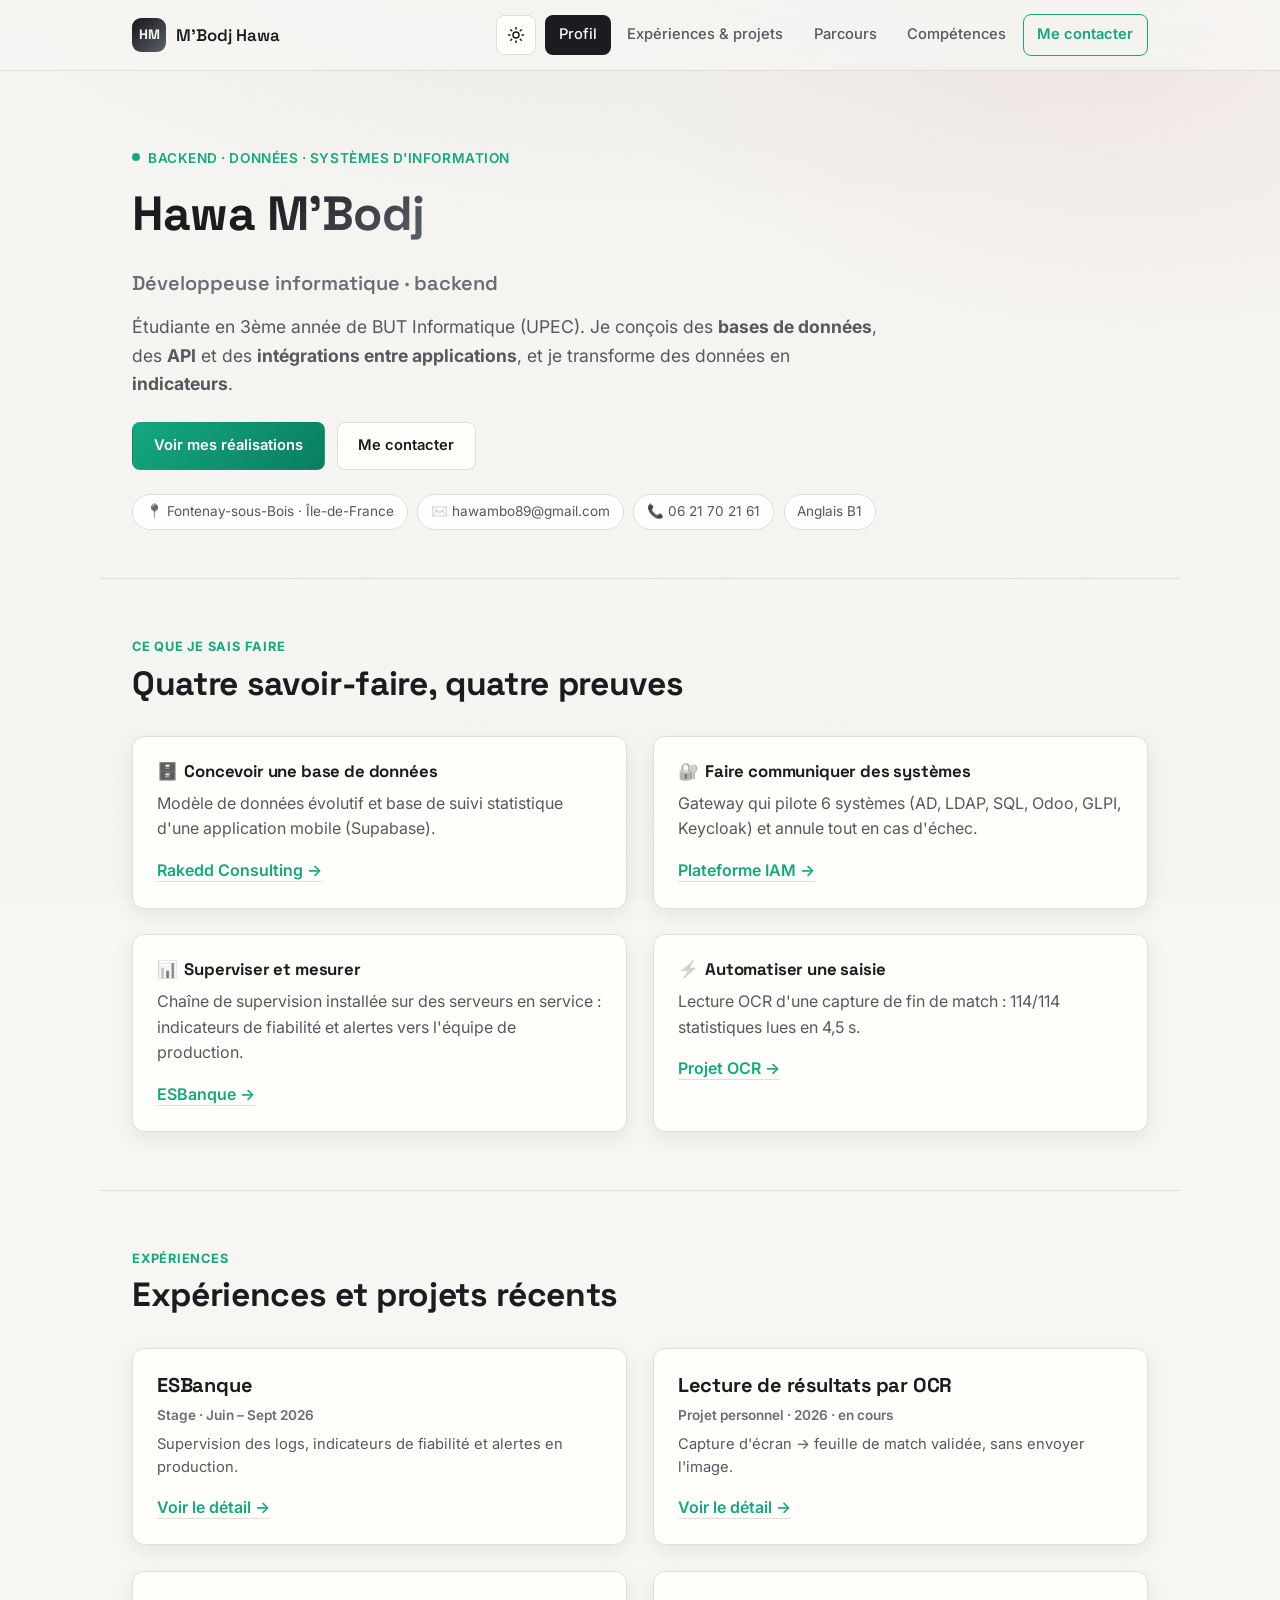
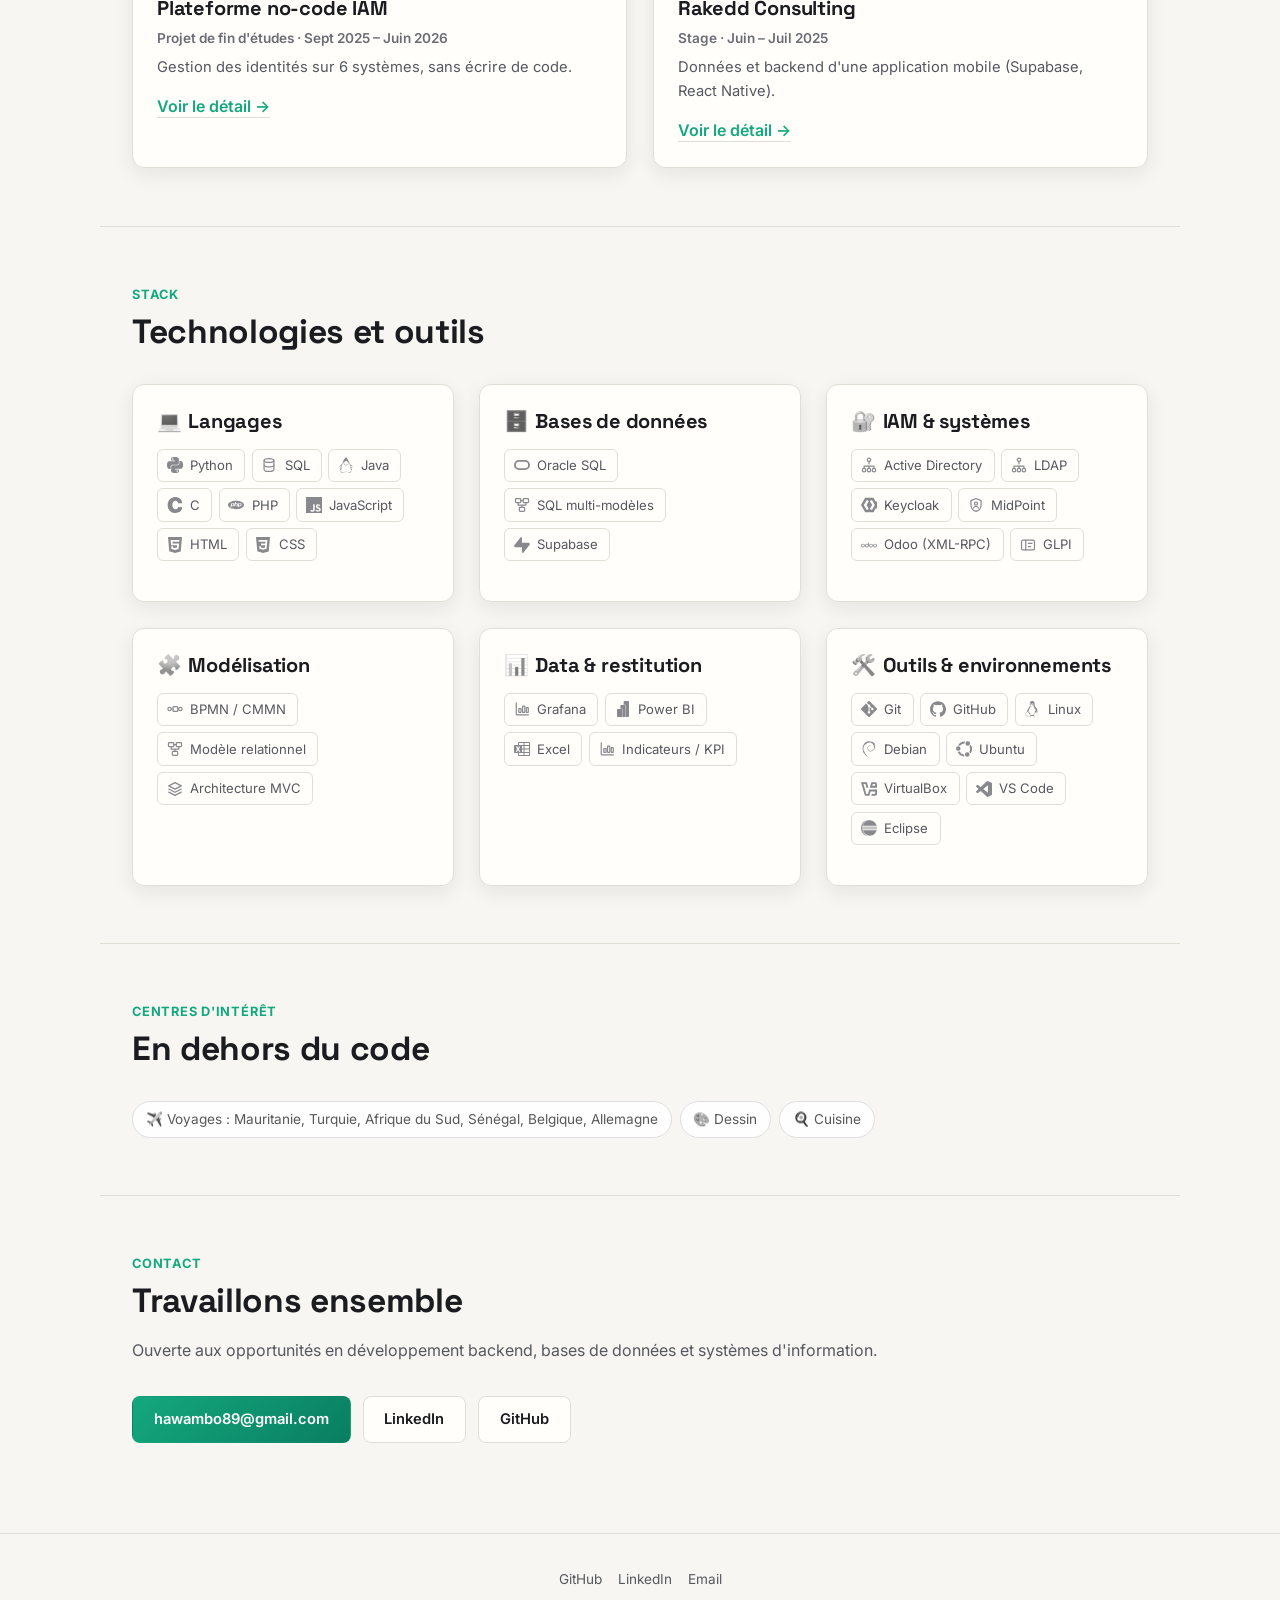
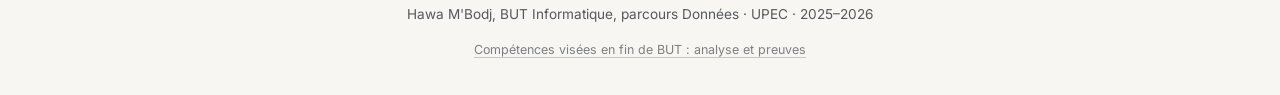
<file: index.html>
<!DOCTYPE html>
<html lang="fr">
<head>
<meta charset="UTF-8">
<meta name="viewport" content="width=device-width, initial-scale=1.0">
<script>
(function () {
  var saved = localStorage.getItem("theme");
  var theme = saved || (window.matchMedia && window.matchMedia("(prefers-color-scheme: light)").matches ? "light" : "dark");
  document.documentElement.setAttribute("data-theme", theme);
})();
</script>
<title>Hawa M'Bodj : Développeuse informatique</title>
<meta name="description" content="Hawa M'Bodj, étudiante en 3ème année de BUT Informatique. Développement backend, conception et exploitation de bases de données, intégration entre applications et restitution d'indicateurs.">
<link rel="preconnect" href="https://fonts.googleapis.com">
<link href="https://fonts.googleapis.com/css2?family=Inter:wght@400;500;600;700&family=Space+Grotesk:wght@500;600;700&display=swap" rel="stylesheet">
<link rel="stylesheet" href="css/style.css">
</head>
<body>

<header class="site-header">
  <div class="nav-wrap">
    <a href="index.html" class="logo">
      <span class="logo-mark">HM</span>
      M'Bodj Hawa
    </a>
    <div class="nav-actions">
      <button class="theme-toggle" type="button" aria-label="Activer le thème clair">
        <svg class="icon-moon" viewBox="0 0 24 24" fill="none" stroke="currentColor" stroke-width="2" stroke-linecap="round" stroke-linejoin="round"><path d="M21 12.79A9 9 0 1 1 11.21 3 7 7 0 0 0 21 12.79z"/></svg>
        <svg class="icon-sun" viewBox="0 0 24 24" fill="none" stroke="currentColor" stroke-width="2" stroke-linecap="round" stroke-linejoin="round"><circle cx="12" cy="12" r="4"/><path d="M12 2v2M12 20v2M4.93 4.93l1.41 1.41M17.66 17.66l1.41 1.41M2 12h2M20 12h2M6.34 17.66l-1.41 1.41M19.07 4.93l-1.41 1.41"/></svg>
      </button>
      <button class="nav-toggle" aria-label="Ouvrir le menu" aria-expanded="false">
        <svg viewBox="0 0 24 24" fill="none" stroke="currentColor" stroke-width="2" stroke-linecap="round"><line x1="3" y1="6" x2="21" y2="6"/><line x1="3" y1="12" x2="21" y2="12"/><line x1="3" y1="18" x2="21" y2="18"/></svg>
      </button>
    </div>
    <nav class="main-nav">
      <ul>
        <li><a href="index.html" class="active">Profil</a></li>
        <li><a href="projets.html">Expériences &amp; projets</a></li>
        <li><a href="parcours.html">Parcours</a></li>
        <li><a href="competences.html">Compétences</a></li>
        <li><a href="mailto:hawambo89@gmail.com" class="nav-cta">Me contacter</a></li>
      </ul>
    </nav>
  </div>
</header>

<main>
  <section class="hero container">
    <span class="eyebrow">Backend · Données · Systèmes d'information</span>
    <h1>Hawa <span class="gradient-text">M'Bodj</span></h1>
    <p class="role-line">Développeuse informatique · backend</p>
    <p class="lead">
      Étudiante en 3ème année de BUT Informatique (UPEC). Je conçois des <strong>bases de données</strong>,
      des <strong>API</strong> et des <strong>intégrations entre applications</strong>, et je transforme des données
      en <strong>indicateurs</strong>.
    </p>
    <div class="cta-row">
      <a href="projets.html" class="btn btn-primary">Voir mes réalisations</a>
      <a href="mailto:hawambo89@gmail.com" class="btn btn-ghost">Me contacter</a>
    </div>
    <div class="contact-chips">
      <span class="chip">📍 Fontenay-sous-Bois · Île-de-France</span>
      <span class="chip">✉️ hawambo89@gmail.com</span>
      <span class="chip">📞 06 21 70 21 61</span>
      <span class="chip">Anglais B1</span>
    </div>
  </section>

  <section class="block container">
    <div class="section-head">
      <span class="kicker">Ce que je sais faire</span>
      <h2>Quatre savoir-faire, quatre preuves</h2>
    </div>
    <div class="grid grid-2">
      <div class="card proof-card">
        <h3><span class="card-icon">🗄️</span>Concevoir une base de données</h3>
        <p>Modèle de données évolutif et base de suivi statistique d'une application mobile (Supabase).</p>
        <a href="projets.html#rakedd">Rakedd Consulting →</a>
      </div>
      <div class="card proof-card">
        <h3><span class="card-icon">🔐</span>Faire communiquer des systèmes</h3>
        <p>Gateway qui pilote 6 systèmes (AD, LDAP, SQL, Odoo, GLPI, Keycloak) et annule tout en cas d'échec.</p>
        <a href="projets.html#iam">Plateforme IAM →</a>
      </div>
      <div class="card proof-card">
        <h3><span class="card-icon">📊</span>Superviser et mesurer</h3>
        <p>Chaîne de supervision installée sur des serveurs en service : indicateurs de fiabilité et alertes vers l'équipe de production.</p>
        <a href="projets.html#esbanque">ESBanque →</a>
      </div>
      <div class="card proof-card">
        <h3><span class="card-icon">⚡</span>Automatiser une saisie</h3>
        <p>Lecture OCR d'une capture de fin de match : 114/114 statistiques lues en 4,5 s.</p>
        <a href="projets.html#ocr">Projet OCR →</a>
      </div>
    </div>
  </section>

  <section class="block container">
    <div class="section-head">
      <span class="kicker">Expériences</span>
      <h2>Expériences et projets récents</h2>
    </div>
    <div class="grid grid-2">
      <div class="card">
        <h3>ESBanque</h3>
        <p style="font-size:0.85rem; color:var(--accent-2); font-weight:600; margin-bottom:0.4rem;">Stage · Juin – Sept 2026</p>
        <p style="font-size:0.92rem;">Supervision des logs, indicateurs de fiabilité et alertes en production.</p>
        <a href="projets.html#esbanque">Voir le détail →</a>
      </div>
      <div class="card">
        <h3>Lecture de résultats par OCR</h3>
        <p style="font-size:0.85rem; color:var(--accent-2); font-weight:600; margin-bottom:0.4rem;">Projet personnel · 2026 · en cours</p>
        <p style="font-size:0.92rem;">Capture d'écran → feuille de match validée, sans envoyer l'image.</p>
        <a href="projets.html#ocr">Voir le détail →</a>
      </div>
      <div class="card">
        <h3>Plateforme no-code IAM</h3>
        <p style="font-size:0.85rem; color:var(--accent-2); font-weight:600; margin-bottom:0.4rem;">Projet de fin d'études · Sept 2025 – Juin 2026</p>
        <p style="font-size:0.92rem;">Gestion des identités sur 6 systèmes, sans écrire de code.</p>
        <a href="projets.html#iam">Voir le détail →</a>
      </div>
      <div class="card">
        <h3>Rakedd Consulting</h3>
        <p style="font-size:0.85rem; color:var(--accent-2); font-weight:600; margin-bottom:0.4rem;">Stage · Juin – Juil 2025</p>
        <p style="font-size:0.92rem;">Données et backend d'une application mobile (Supabase, React Native).</p>
        <a href="projets.html#rakedd">Voir le détail →</a>
      </div>
    </div>
  </section>

  <section class="block container">
    <div class="section-head">
      <span class="kicker">Stack</span>
      <h2>Technologies et outils</h2>
    </div>
    <div class="grid skills-grid">
      <div class="card skill-card">
        <h3><span class="card-icon">💻</span>Langages</h3>
        <ul>
          <li class="tech tech-python"><span class="tech-mark" aria-hidden="true"></span>Python</li>
          <li class="tech tech-sql"><span class="tech-mark" aria-hidden="true"></span>SQL</li>
          <li class="tech tech-java"><span class="tech-mark" aria-hidden="true"></span>Java</li>
          <li class="tech tech-c"><span class="tech-mark" aria-hidden="true"></span>C</li>
          <li class="tech tech-php"><span class="tech-mark" aria-hidden="true"></span>PHP</li>
          <li class="tech tech-js"><span class="tech-mark" aria-hidden="true"></span>JavaScript</li>
          <li class="tech tech-html"><span class="tech-mark" aria-hidden="true"></span>HTML</li>
          <li class="tech tech-css"><span class="tech-mark" aria-hidden="true"></span>CSS</li>
        </ul>
      </div>
      <div class="card skill-card">
        <h3><span class="card-icon">🗄️</span>Bases de données</h3>
        <ul>
          <li class="tech tech-oracle"><span class="tech-mark" aria-hidden="true"></span>Oracle SQL</li>
          <li class="tech tech-multimodel"><span class="tech-mark" aria-hidden="true"></span>SQL multi-modèles</li>
          <li class="tech tech-supabase"><span class="tech-mark" aria-hidden="true"></span>Supabase</li>
        </ul>
      </div>
      <div class="card skill-card">
        <h3><span class="card-icon">🔐</span>IAM &amp; systèmes</h3>
        <ul>
          <li class="tech tech-ad"><span class="tech-mark" aria-hidden="true"></span>Active Directory</li>
          <li class="tech tech-ldap"><span class="tech-mark" aria-hidden="true"></span>LDAP</li>
          <li class="tech tech-keycloak"><span class="tech-mark" aria-hidden="true"></span>Keycloak</li>
          <li class="tech tech-midpoint"><span class="tech-mark" aria-hidden="true"></span>MidPoint</li>
          <li class="tech tech-odoo"><span class="tech-mark" aria-hidden="true"></span>Odoo (XML-RPC)</li>
          <li class="tech tech-glpi"><span class="tech-mark" aria-hidden="true"></span>GLPI</li>
        </ul>
      </div>
      <div class="card skill-card">
        <h3><span class="card-icon">🧩</span>Modélisation</h3>
        <ul>
          <li class="tech tech-bpmn"><span class="tech-mark" aria-hidden="true"></span>BPMN / CMMN</li>
          <li class="tech tech-mcd"><span class="tech-mark" aria-hidden="true"></span>Modèle relationnel</li>
          <li class="tech tech-mvc"><span class="tech-mark" aria-hidden="true"></span>Architecture MVC</li>
        </ul>
      </div>
      <div class="card skill-card">
        <h3><span class="card-icon">📊</span>Data &amp; restitution</h3>
        <ul>
          <li class="tech tech-grafana"><span class="tech-mark" aria-hidden="true"></span>Grafana</li>
          <li class="tech tech-powerbi"><span class="tech-mark" aria-hidden="true"></span>Power BI</li>
          <li class="tech tech-excel"><span class="tech-mark" aria-hidden="true"></span>Excel</li>
          <li class="tech tech-kpi"><span class="tech-mark" aria-hidden="true"></span>Indicateurs / KPI</li>
        </ul>
      </div>
      <div class="card skill-card">
        <h3><span class="card-icon">🛠️</span>Outils &amp; environnements</h3>
        <ul>
          <li class="tech tech-git"><span class="tech-mark" aria-hidden="true"></span>Git</li>
          <li class="tech tech-github"><span class="tech-mark" aria-hidden="true"></span>GitHub</li>
          <li class="tech tech-linux"><span class="tech-mark" aria-hidden="true"></span>Linux</li>
          <li class="tech tech-debian"><span class="tech-mark" aria-hidden="true"></span>Debian</li>
          <li class="tech tech-ubuntu"><span class="tech-mark" aria-hidden="true"></span>Ubuntu</li>
          <li class="tech tech-virtualbox"><span class="tech-mark" aria-hidden="true"></span>VirtualBox</li>
          <li class="tech tech-vscode"><span class="tech-mark" aria-hidden="true"></span>VS Code</li>
          <li class="tech tech-eclipse"><span class="tech-mark" aria-hidden="true"></span>Eclipse</li>
        </ul>
      </div>
    </div>
  </section>

  <section class="block container">
    <div class="section-head">
      <span class="kicker">Centres d'intérêt</span>
      <h2>En dehors du code</h2>
    </div>
    <div class="badge-row">
      <span class="chip">✈️ Voyages : Mauritanie, Turquie, Afrique du Sud, Sénégal, Belgique, Allemagne</span>
      <span class="chip">🎨 Dessin</span>
      <span class="chip">🍳 Cuisine</span>
    </div>
  </section>

  <section class="block container">
    <div class="section-head">
      <span class="kicker">Contact</span>
      <h2>Travaillons ensemble</h2>
      <p>Ouverte aux opportunités en développement backend, bases de données et systèmes d'information.</p>
    </div>
    <div class="cta-row" style="display:flex; flex-wrap:wrap; gap:0.75rem;">
      <a href="mailto:hawambo89@gmail.com" class="btn btn-primary">hawambo89@gmail.com</a>
      <a href="https://www.linkedin.com/in/hawa-mbodj-503229300" target="_blank" rel="noopener" class="btn btn-ghost">LinkedIn</a>
      <a href="https://github.com/june0809" target="_blank" rel="noopener" class="btn btn-ghost">GitHub</a>
    </div>
  </section>
</main>

<footer class="site-footer">
  <div class="container">
    <div class="footer-links">
      <a href="https://github.com/june0809" target="_blank" rel="noopener">GitHub</a>
      <a href="https://www.linkedin.com/in/hawa-mbodj-503229300" target="_blank" rel="noopener">LinkedIn</a>
      <a href="mailto:hawambo89@gmail.com">Email</a>
    </div>
    <p style="margin:0;">Hawa M'Bodj, BUT Informatique, parcours Données · UPEC · 2025–2026</p>
    <p class="footer-annex"><a href="competences.html">Compétences visées en fin de BUT : analyse et preuves</a></p>
  </div>
</footer>

<script src="js/main.js"></script>
</body>
</html>
</file>
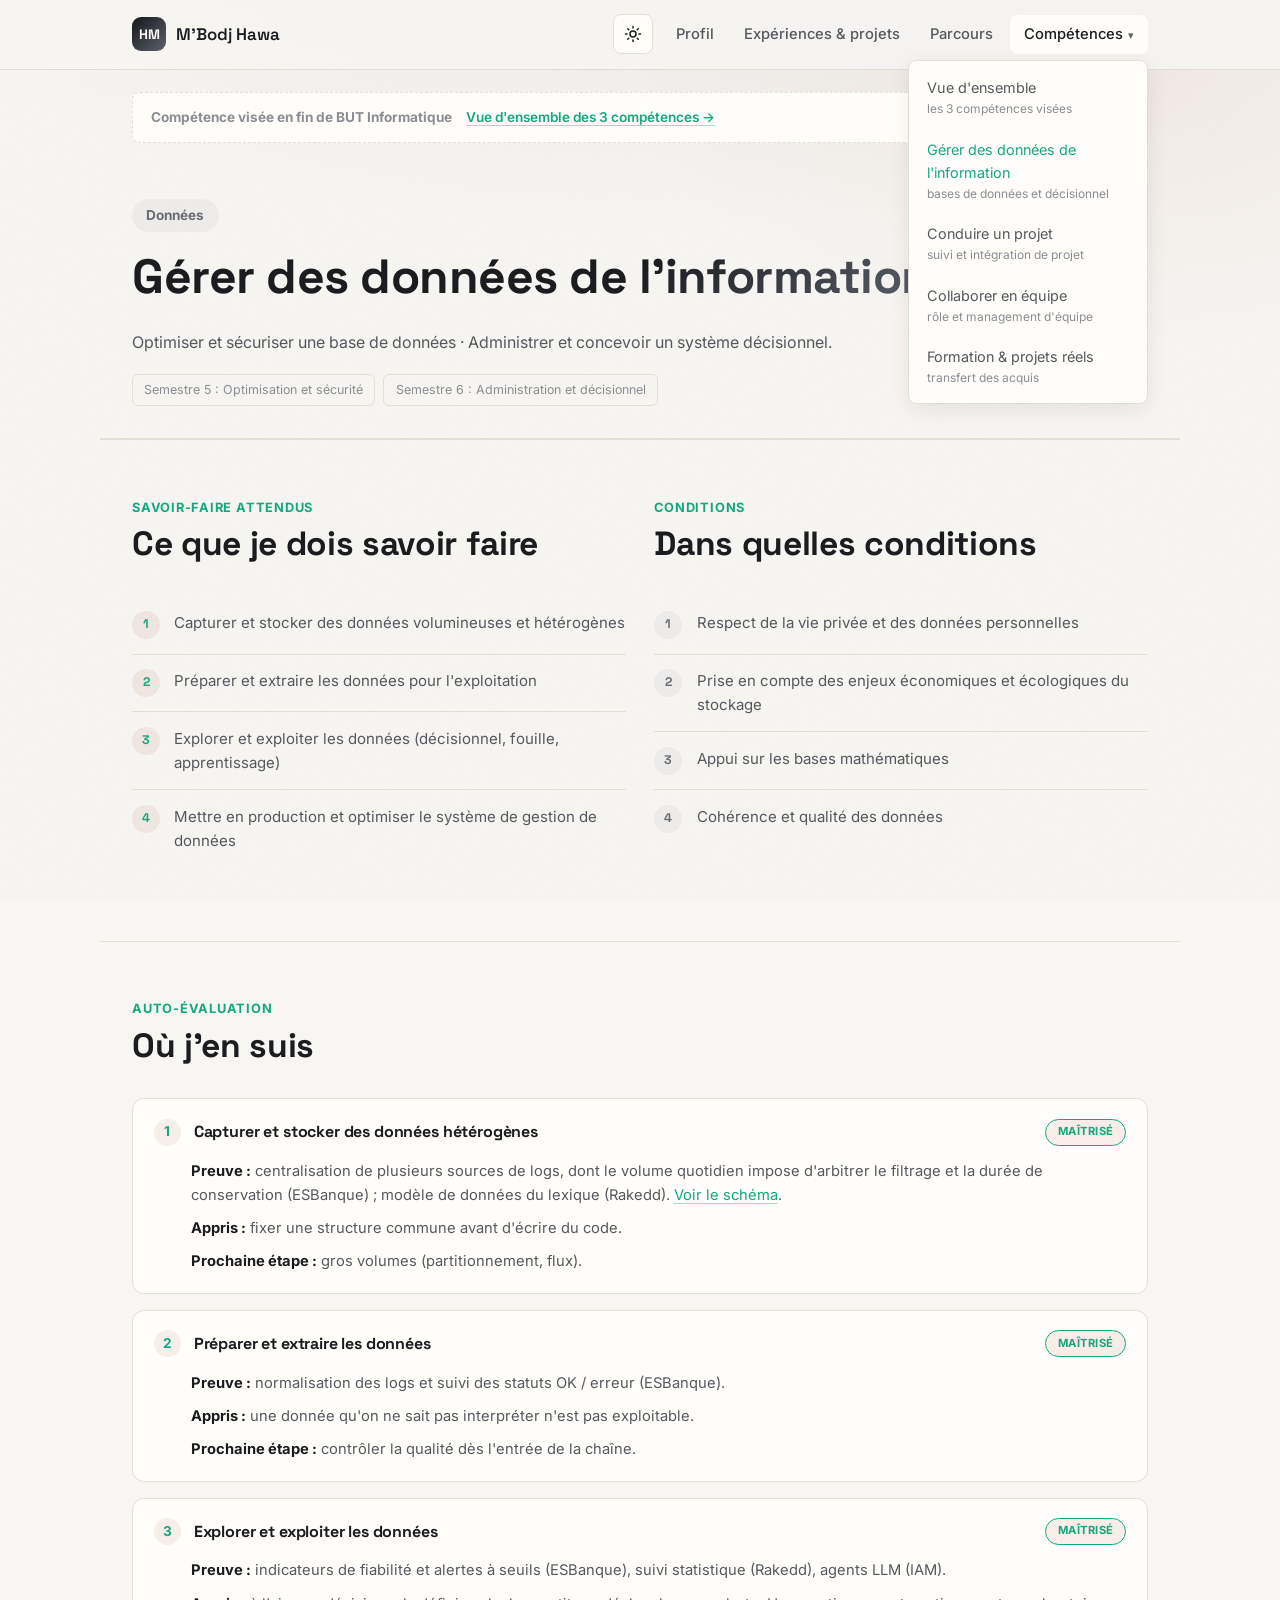
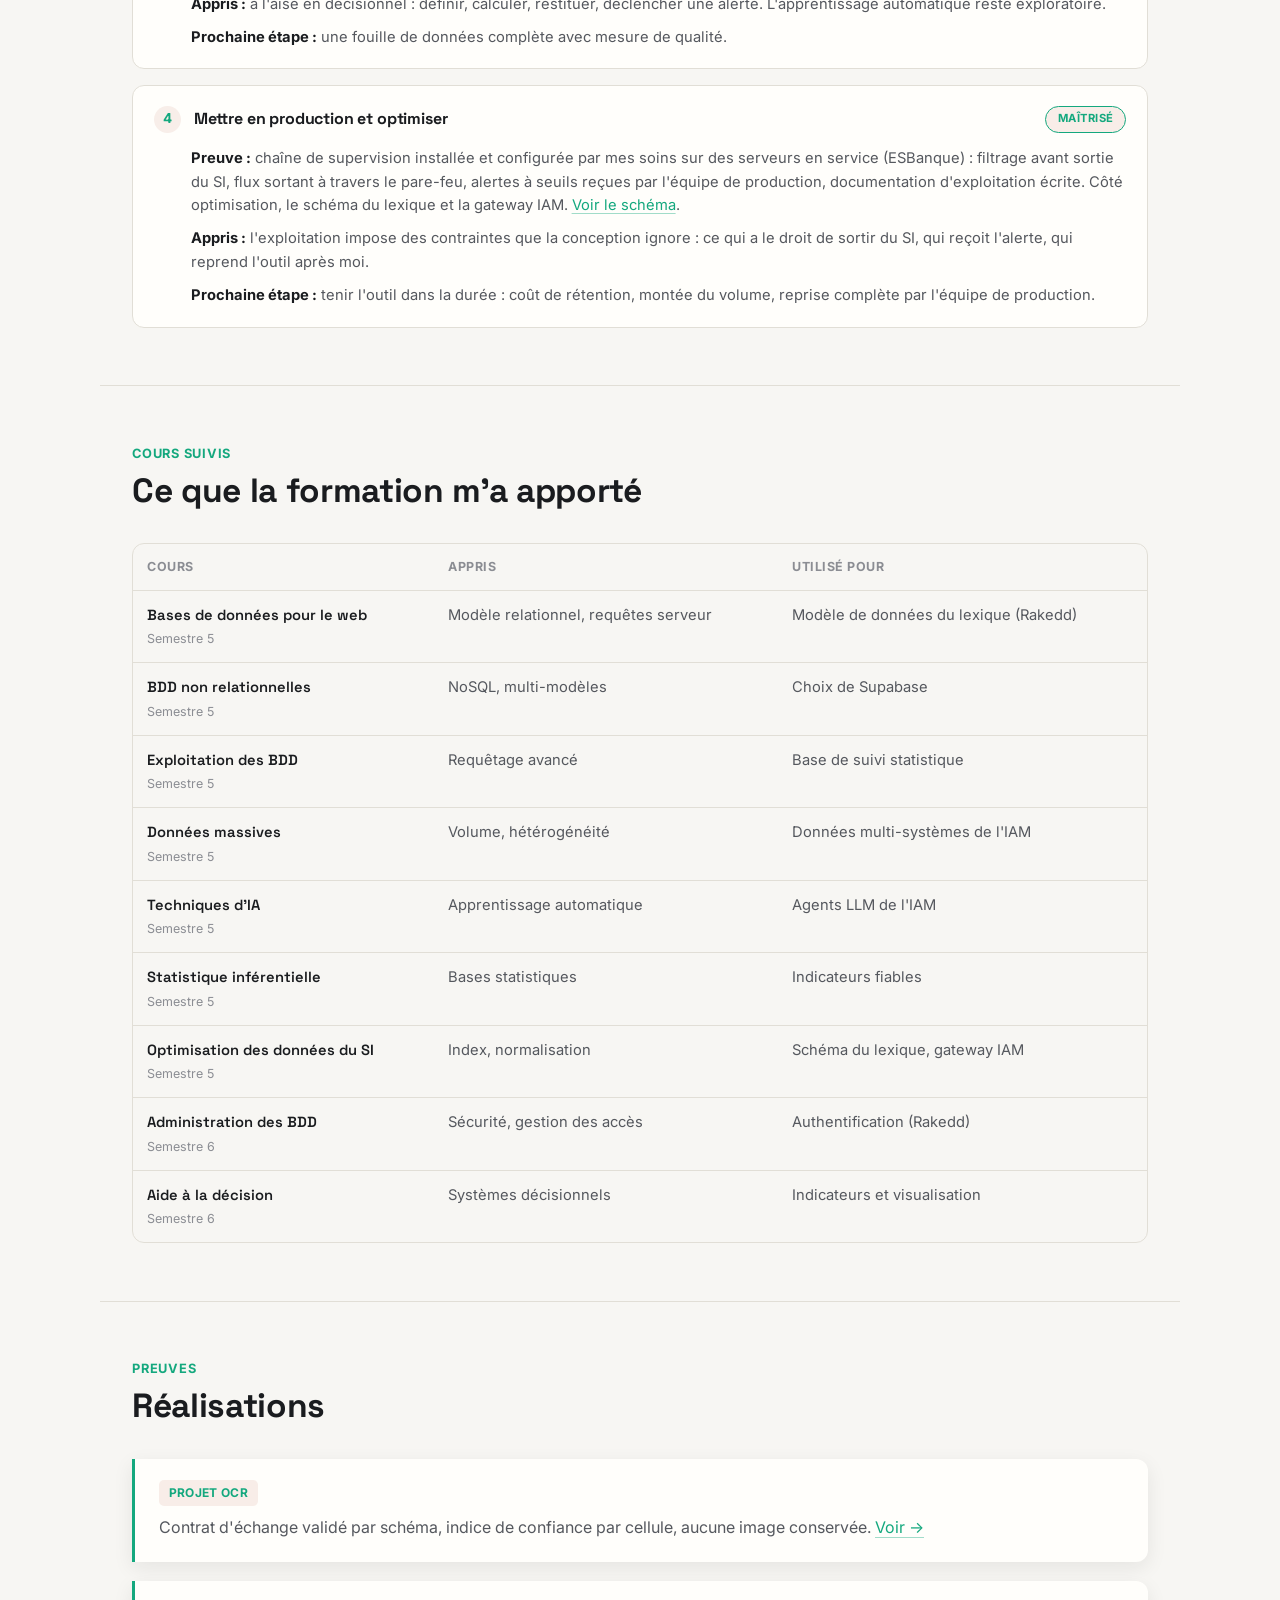
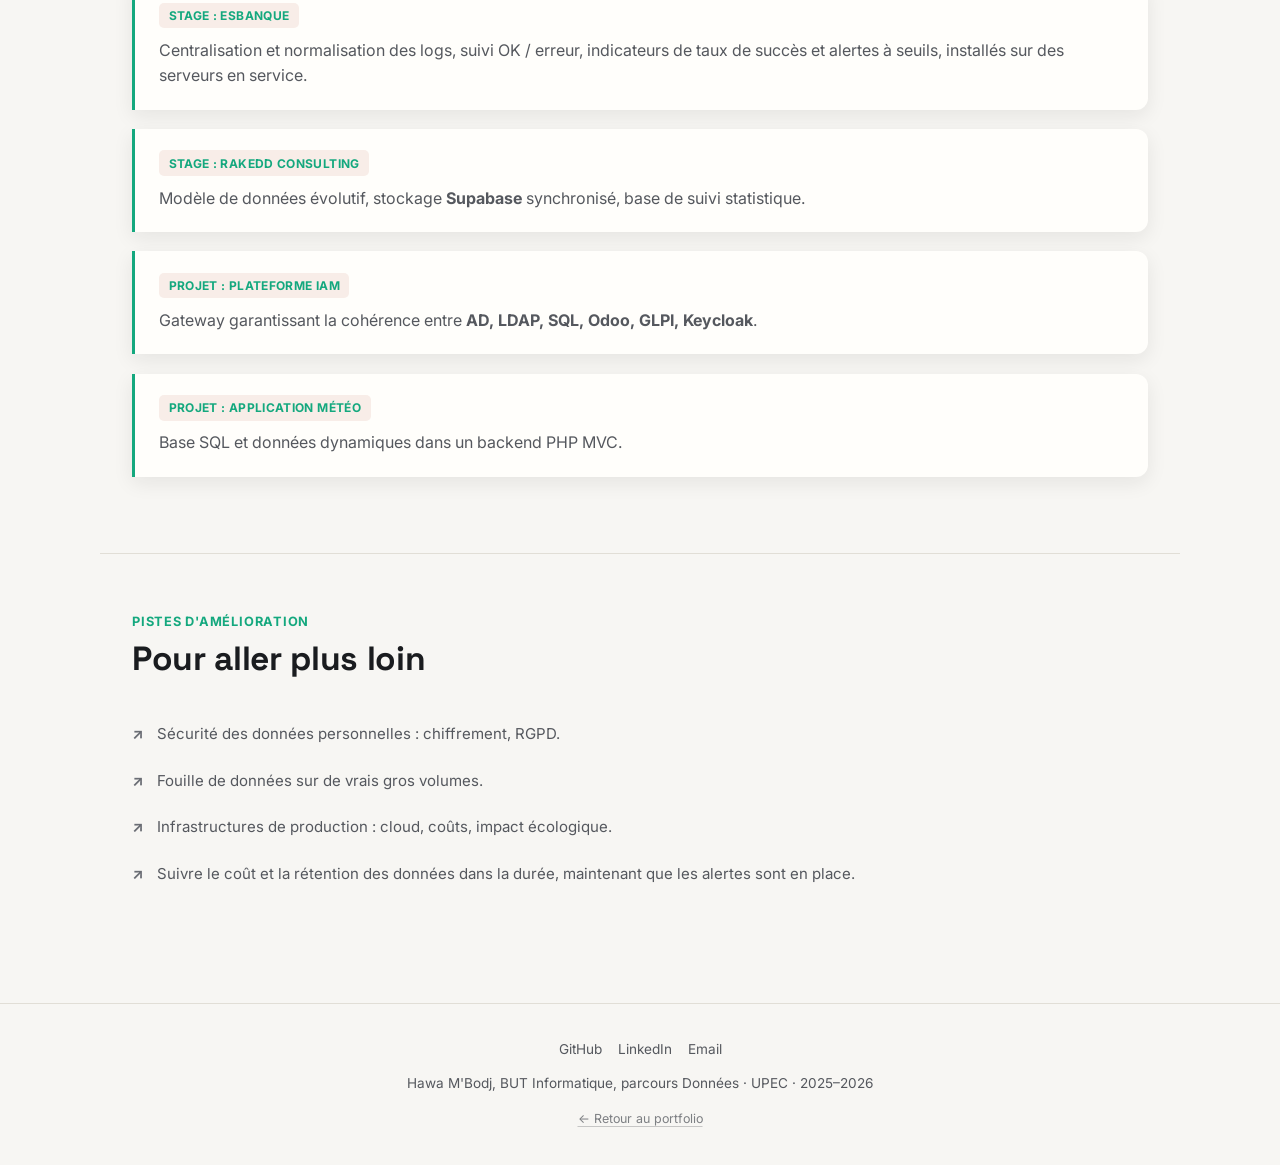
<file: competence-4.html>
<!DOCTYPE html>
<html lang="fr">
<head>
<meta charset="UTF-8">
<meta name="viewport" content="width=device-width, initial-scale=1.0">
<script>
(function () {
  var saved = localStorage.getItem("theme");
  var theme = saved || (window.matchMedia && window.matchMedia("(prefers-color-scheme: light)").matches ? "light" : "dark");
  document.documentElement.setAttribute("data-theme", theme);
})();
</script>
<title>Gérer des données de l'information, Hawa M'Bodj</title>
<meta name="description" content="Compétence visée en fin de BUT Informatique : gérer des données de l'information, illustrée par les projets et le stage de Hawa M'Bodj.">
<link rel="preconnect" href="https://fonts.googleapis.com">
<link href="https://fonts.googleapis.com/css2?family=Inter:wght@400;500;600;700&family=Space+Grotesk:wght@500;600;700&display=swap" rel="stylesheet">
<link rel="stylesheet" href="css/style.css">
</head>
<body>

<header class="site-header">
  <div class="nav-wrap">
    <a href="index.html" class="logo">
      <span class="logo-mark">HM</span>
      M'Bodj Hawa
    </a>
    <div class="nav-actions">
      <button class="theme-toggle" type="button" aria-label="Activer le thème clair">
        <svg class="icon-moon" viewBox="0 0 24 24" fill="none" stroke="currentColor" stroke-width="2" stroke-linecap="round" stroke-linejoin="round"><path d="M21 12.79A9 9 0 1 1 11.21 3 7 7 0 0 0 21 12.79z"/></svg>
        <svg class="icon-sun" viewBox="0 0 24 24" fill="none" stroke="currentColor" stroke-width="2" stroke-linecap="round" stroke-linejoin="round"><circle cx="12" cy="12" r="4"/><path d="M12 2v2M12 20v2M4.93 4.93l1.41 1.41M17.66 17.66l1.41 1.41M2 12h2M20 12h2M6.34 17.66l-1.41 1.41M19.07 4.93l-1.41 1.41"/></svg>
      </button>
      <button class="nav-toggle" aria-label="Ouvrir le menu" aria-expanded="false">
        <svg viewBox="0 0 24 24" fill="none" stroke="currentColor" stroke-width="2" stroke-linecap="round"><line x1="3" y1="6" x2="21" y2="6"/><line x1="3" y1="12" x2="21" y2="12"/><line x1="3" y1="18" x2="21" y2="18"/></svg>
      </button>
    </div>
    <nav class="main-nav">
      <ul>
        <li><a href="index.html">Profil</a></li>
        <li><a href="projets.html">Expériences &amp; projets</a></li>
        <li><a href="parcours.html">Parcours</a></li>
        <li>
          <details class="nav-dropdown" open>
            <summary>Compétences</summary>
            <div class="dropdown-menu">
              <a href="competences.html"><span>Vue d'ensemble</span><small>les 3 compétences visées</small></a>
              <a href="competence-4.html" class="active"><span>Gérer des données de l'information</span><small>bases de données et décisionnel</small></a>
              <a href="competence-5.html"><span>Conduire un projet</span><small>suivi et intégration de projet</small></a>
              <a href="competence-6.html"><span>Collaborer en équipe</span><small>rôle et management d'équipe</small></a>
              <a href="formation-terrain.html"><span>Formation &amp; projets réels</span><small>transfert des acquis</small></a>
            </div>
          </details>
        </li>
      </ul>
    </nav>
  </div>
</header>

<div class="container annex-wrap">
  <div class="annex-banner">
    <span><strong>Compétence visée en fin de BUT Informatique</strong></span>
    <a href="competences.html">Vue d'ensemble des 3 compétences →</a>
  </div>
</div>

<main>
  <section class="comp-hero container">
    <span class="comp-badge">Données</span>
    <h1>Gérer des données de <span class="gradient-text">l'information</span></h1>
    <p class="lead">Optimiser et sécuriser une base de données · Administrer et concevoir un système décisionnel.</p>
    <div class="ue-tags">
      <span>Semestre 5 : Optimisation et sécurité</span><span>Semestre 6 : Administration et décisionnel</span>
    </div>
  </section>

  <section class="block container">
    <div class="ac-ce-grid">
      <div>
        <div class="section-head">
          <span class="kicker">Savoir-faire attendus</span>
          <h2>Ce que je dois savoir faire</h2>
        </div>
        <ul class="numbered-list ac-list">
          <li><span class="num">1</span><span>Capturer et stocker des données volumineuses et hétérogènes</span></li>
          <li><span class="num">2</span><span>Préparer et extraire les données pour l'exploitation</span></li>
          <li><span class="num">3</span><span>Explorer et exploiter les données (décisionnel, fouille, apprentissage)</span></li>
          <li><span class="num">4</span><span>Mettre en production et optimiser le système de gestion de données</span></li>
        </ul>
      </div>
      <div>
        <div class="section-head">
          <span class="kicker">Conditions</span>
          <h2>Dans quelles conditions</h2>
        </div>
        <ul class="numbered-list ce-list">
          <li><span class="num">1</span><span>Respect de la vie privée et des données personnelles</span></li>
          <li><span class="num">2</span><span>Prise en compte des enjeux économiques et écologiques du stockage</span></li>
          <li><span class="num">3</span><span>Appui sur les bases mathématiques</span></li>
          <li><span class="num">4</span><span>Cohérence et qualité des données</span></li>
        </ul>
      </div>
    </div>
  </section>

  <section class="block container" id="auto-evaluation">
    <div class="section-head">
      <span class="kicker">Auto-évaluation</span>
      <h2>Où j'en suis</h2>
    </div>

    <div class="ac-eval">
      <div class="ac-eval-head">
        <span class="num">1</span>
        <h3>Capturer et stocker des données hétérogènes</h3>
        <span class="level level-solid">Maîtrisé</span>
      </div>
      <p><strong>Preuve :</strong> centralisation de plusieurs sources de logs, dont le volume quotidien impose d'arbitrer le filtrage et la durée de conservation (ESBanque) ; modèle de données du lexique (Rakedd). <a href="projets.html#esbanque">Voir le schéma</a>.</p>
      <p><strong>Appris :</strong> fixer une structure commune avant d'écrire du code.</p>
      <p><strong>Prochaine étape :</strong> gros volumes (partitionnement, flux).</p>
    </div>

    <div class="ac-eval">
      <div class="ac-eval-head">
        <span class="num">2</span>
        <h3>Préparer et extraire les données</h3>
        <span class="level level-solid">Maîtrisé</span>
      </div>
      <p><strong>Preuve :</strong> normalisation des logs et suivi des statuts OK / erreur (ESBanque).</p>
      <p><strong>Appris :</strong> une donnée qu'on ne sait pas interpréter n'est pas exploitable.</p>
      <p><strong>Prochaine étape :</strong> contrôler la qualité dès l'entrée de la chaîne.</p>
    </div>

    <div class="ac-eval">
      <div class="ac-eval-head">
        <span class="num">3</span>
        <h3>Explorer et exploiter les données</h3>
        <span class="level level-solid">Maîtrisé</span>
      </div>
      <p><strong>Preuve :</strong> indicateurs de fiabilité et alertes à seuils (ESBanque), suivi statistique (Rakedd), agents LLM (IAM).</p>
      <p><strong>Appris :</strong> à l'aise en décisionnel : définir, calculer, restituer, déclencher une alerte. L'apprentissage automatique reste exploratoire.</p>
      <p><strong>Prochaine étape :</strong> une fouille de données complète avec mesure de qualité.</p>
    </div>

    <div class="ac-eval">
      <div class="ac-eval-head">
        <span class="num">4</span>
        <h3>Mettre en production et optimiser</h3>
        <span class="level level-solid">Maîtrisé</span>
      </div>
      <p><strong>Preuve :</strong> chaîne de supervision installée et configurée par mes soins sur des serveurs en service (ESBanque) : filtrage avant sortie du SI, flux sortant à travers le pare-feu, alertes à seuils reçues par l'équipe de production, documentation d'exploitation écrite. Côté optimisation, le schéma du lexique et la gateway IAM. <a href="projets.html#iam">Voir le schéma</a>.</p>
      <p><strong>Appris :</strong> l'exploitation impose des contraintes que la conception ignore : ce qui a le droit de sortir du SI, qui reçoit l'alerte, qui reprend l'outil après moi.</p>
      <p><strong>Prochaine étape :</strong> tenir l'outil dans la durée : coût de rétention, montée du volume, reprise complète par l'équipe de production.</p>
    </div>
  </section>

  <section class="block container">
    <div class="section-head">
      <span class="kicker">Cours suivis</span>
      <h2>Ce que la formation m'a apporté</h2>
    </div>
    <div class="table-wrap">
      <table class="resource-table res-cours">
        <thead>
          <tr><th>Cours</th><th>Appris</th><th>Utilisé pour</th></tr>
        </thead>
        <tbody>
          <tr>
            <td class="code">Bases de données pour le web<span class="term">Semestre 5</span></td>
            <td>Modèle relationnel, requêtes serveur</td>
            <td>Modèle de données du lexique (Rakedd)</td>
          </tr>
          <tr>
            <td class="code">BDD non relationnelles<span class="term">Semestre 5</span></td>
            <td>NoSQL, multi-modèles</td>
            <td>Choix de Supabase</td>
          </tr>
          <tr>
            <td class="code">Exploitation des BDD<span class="term">Semestre 5</span></td>
            <td>Requêtage avancé</td>
            <td>Base de suivi statistique</td>
          </tr>
          <tr>
            <td class="code">Données massives<span class="term">Semestre 5</span></td>
            <td>Volume, hétérogénéité</td>
            <td>Données multi-systèmes de l'IAM</td>
          </tr>
          <tr>
            <td class="code">Techniques d'IA<span class="term">Semestre 5</span></td>
            <td>Apprentissage automatique</td>
            <td>Agents LLM de l'IAM</td>
          </tr>
          <tr>
            <td class="code">Statistique inférentielle<span class="term">Semestre 5</span></td>
            <td>Bases statistiques</td>
            <td>Indicateurs fiables</td>
          </tr>
          <tr>
            <td class="code">Optimisation des données du SI<span class="term">Semestre 5</span></td>
            <td>Index, normalisation</td>
            <td>Schéma du lexique, gateway IAM</td>
          </tr>
          <tr>
            <td class="code">Administration des BDD<span class="term">Semestre 6</span></td>
            <td>Sécurité, gestion des accès</td>
            <td>Authentification (Rakedd)</td>
          </tr>
          <tr>
            <td class="code">Aide à la décision<span class="term">Semestre 6</span></td>
            <td>Systèmes décisionnels</td>
            <td>Indicateurs et visualisation</td>
          </tr>
        </tbody>
      </table>
    </div>
  </section>

  <section class="block container">
    <div class="section-head">
      <span class="kicker">Preuves</span>
      <h2>Réalisations</h2>
    </div>
    <div class="trace-card">
      <span class="source-tag">Projet OCR</span>
      <p>Contrat d'échange validé par schéma, indice de confiance par cellule, aucune image conservée. <a href="projets.html#ocr">Voir →</a></p>
    </div>
    <div class="trace-card">
      <span class="source-tag">Stage : ESBanque</span>
      <p>Centralisation et normalisation des logs, suivi OK / erreur, indicateurs de taux de succès et alertes à seuils, installés sur des serveurs en service.</p>
    </div>
    <div class="trace-card">
      <span class="source-tag">Stage : Rakedd Consulting</span>
      <p>Modèle de données évolutif, stockage <strong>Supabase</strong> synchronisé, base de suivi statistique.</p>
    </div>
    <div class="trace-card">
      <span class="source-tag">Projet : Plateforme IAM</span>
      <p>Gateway garantissant la cohérence entre <strong>AD, LDAP, SQL, Odoo, GLPI, Keycloak</strong>.</p>
    </div>
    <div class="trace-card">
      <span class="source-tag">Projet : Application météo</span>
      <p>Base SQL et données dynamiques dans un backend PHP MVC.</p>
    </div>
  </section>

  <section class="block container">
    <div class="section-head">
      <span class="kicker">Pistes d'amélioration</span>
      <h2>Pour aller plus loin</h2>
    </div>
    <ul class="improve-list">
      <li>Sécurité des données personnelles : chiffrement, RGPD.</li>
      <li>Fouille de données sur de vrais gros volumes.</li>
      <li>Infrastructures de production : cloud, coûts, impact écologique.</li>
      <li>Suivre le coût et la rétention des données dans la durée, maintenant que les alertes sont en place.</li>
    </ul>
  </section>
</main>

<footer class="site-footer">
  <div class="container">
    <div class="footer-links">
      <a href="https://github.com/june0809" target="_blank">GitHub</a>
      <a href="https://www.linkedin.com/in/hawa-mbodj-503229300" target="_blank">LinkedIn</a>
      <a href="mailto:hawambo89@gmail.com">Email</a>
    </div>
    <p style="margin:0;">Hawa M'Bodj, BUT Informatique, parcours Données · UPEC · 2025–2026</p>
    <p class="footer-annex"><a href="index.html">← Retour au portfolio</a></p>
  </div>
</footer>

<script src="js/main.js"></script>
</body>
</html>
</file>
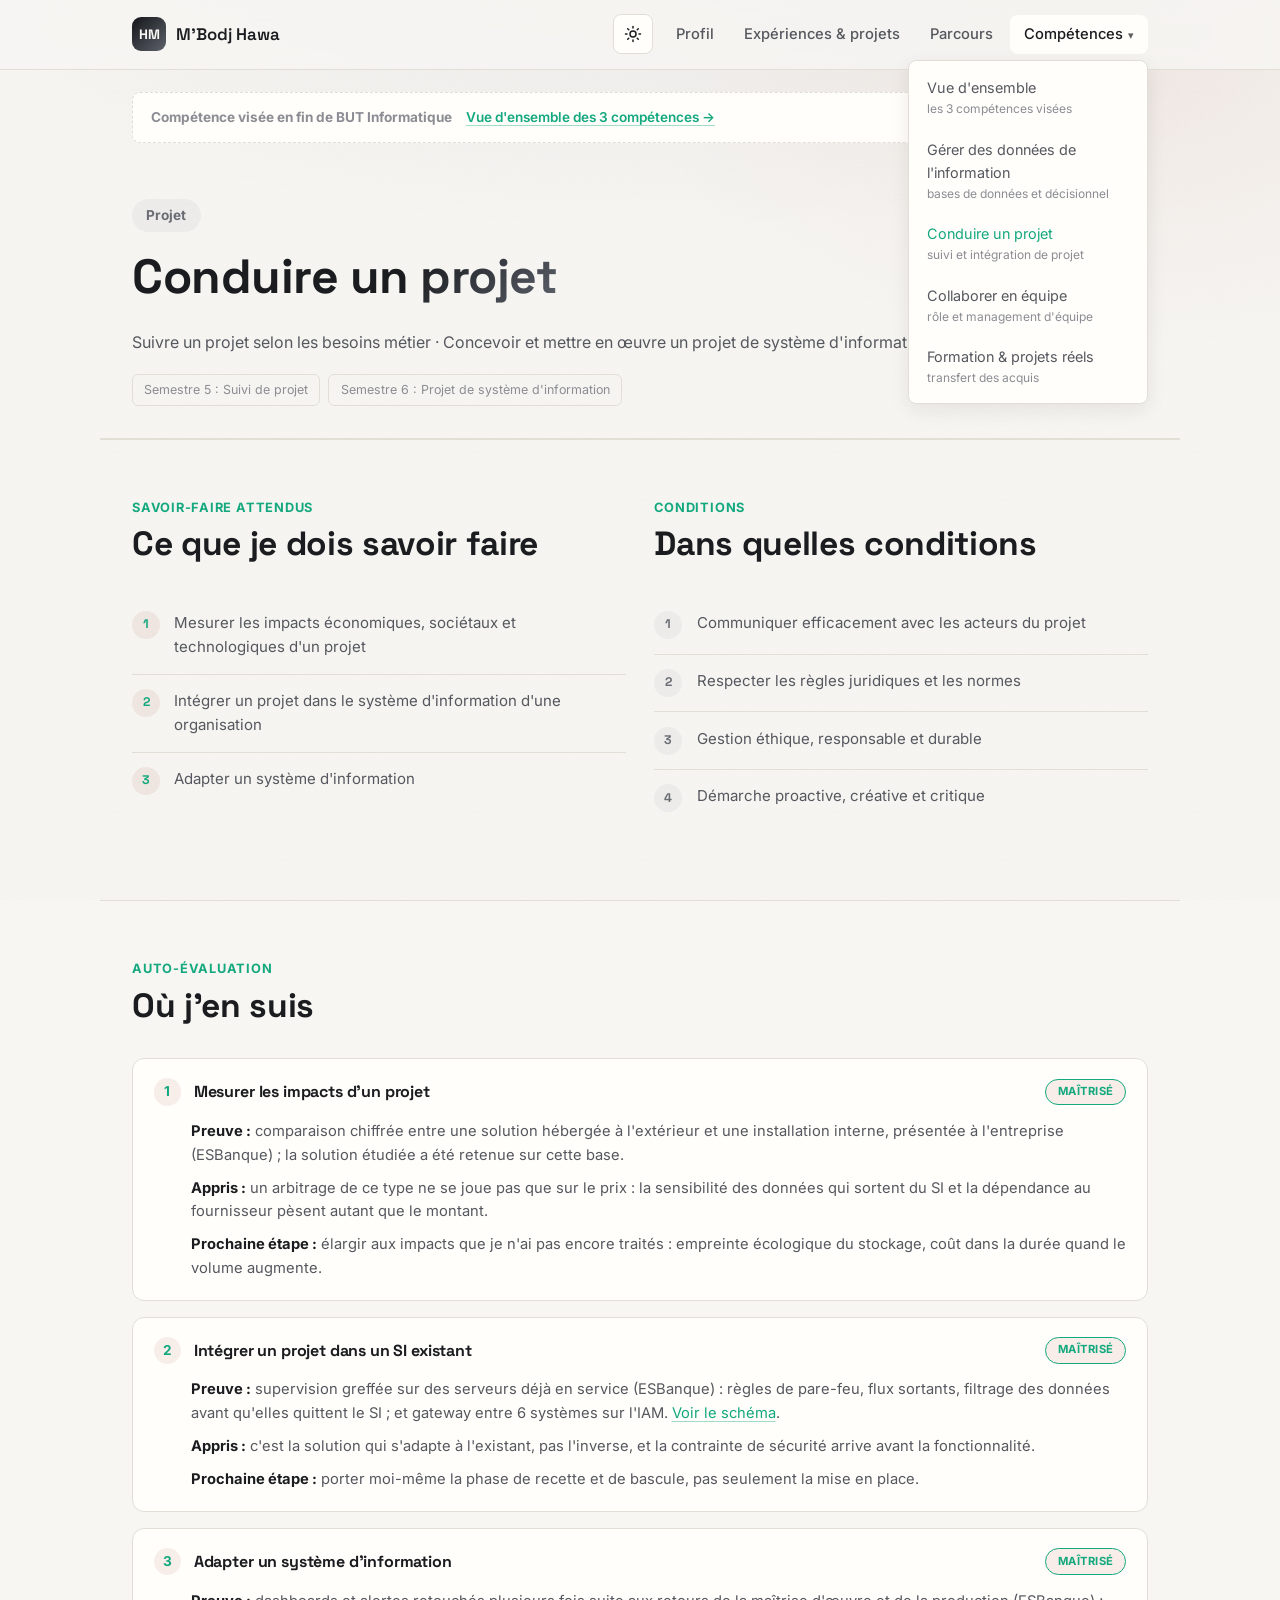
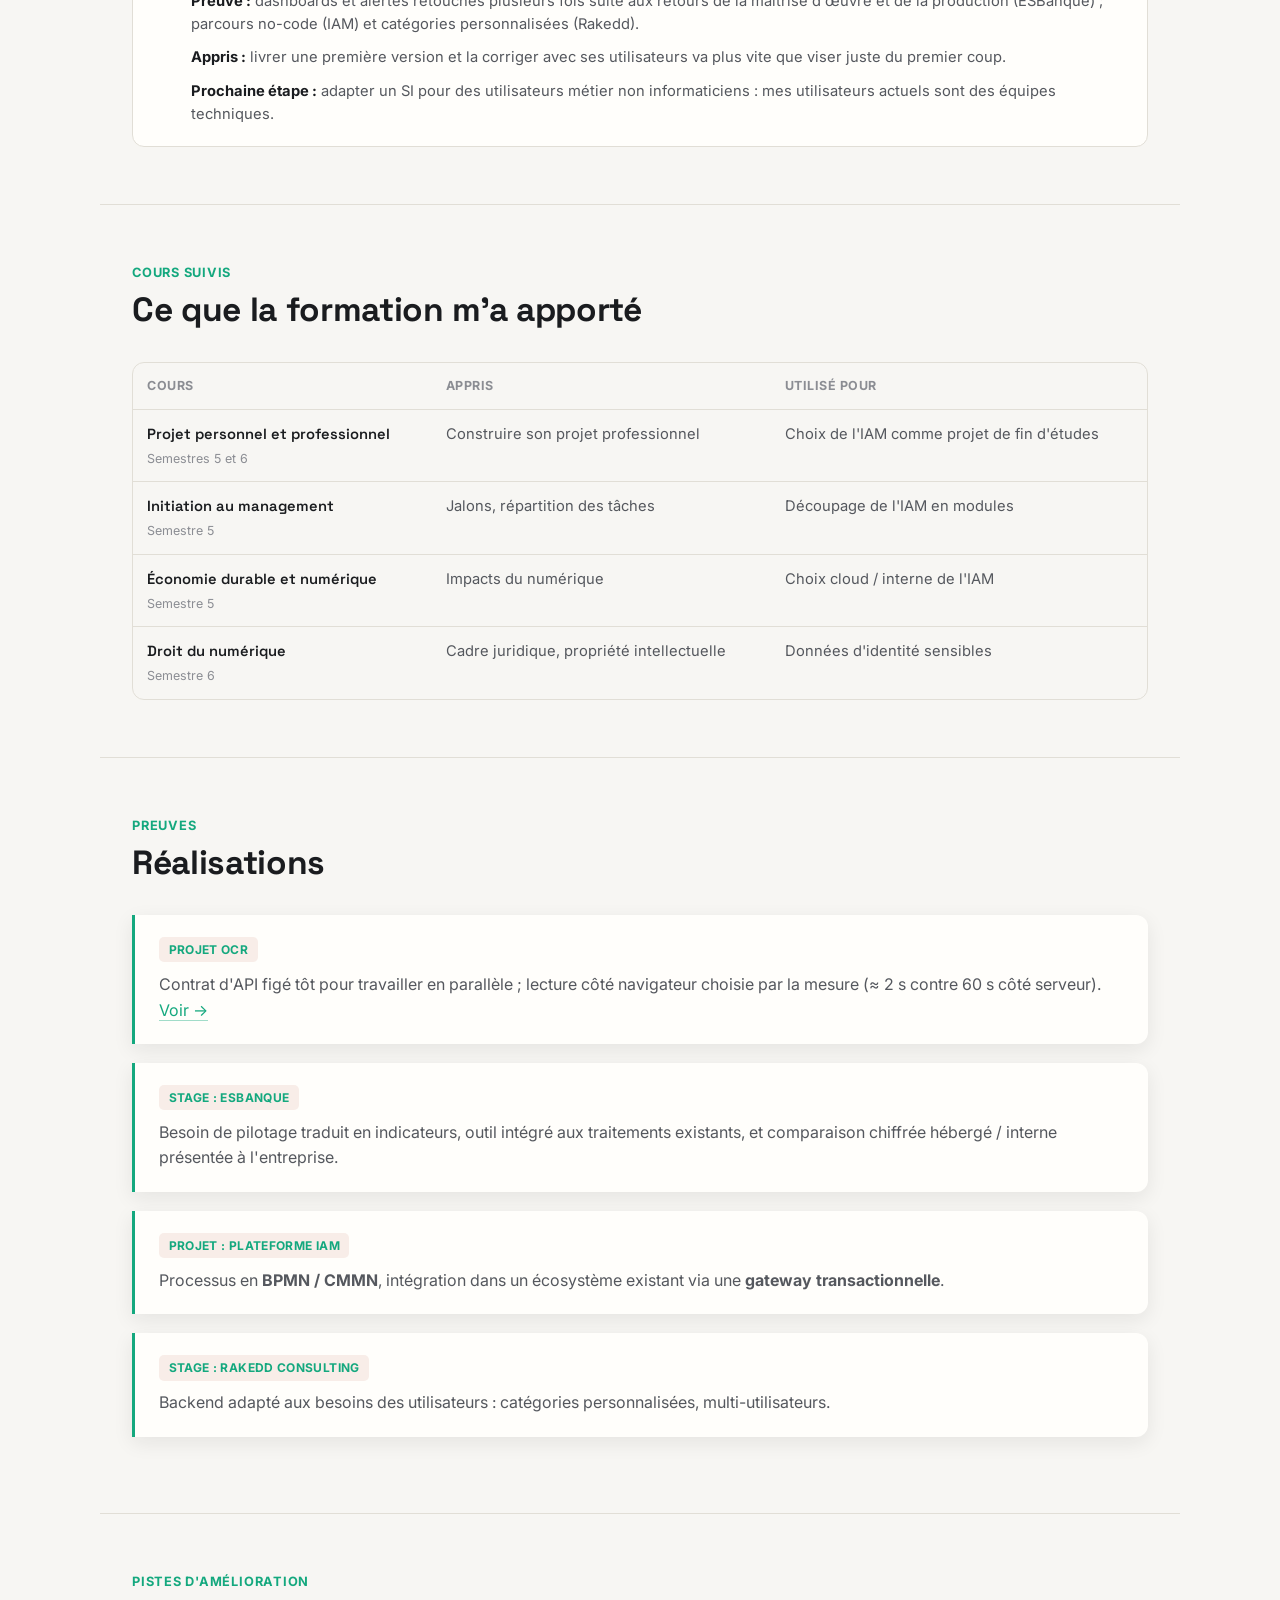
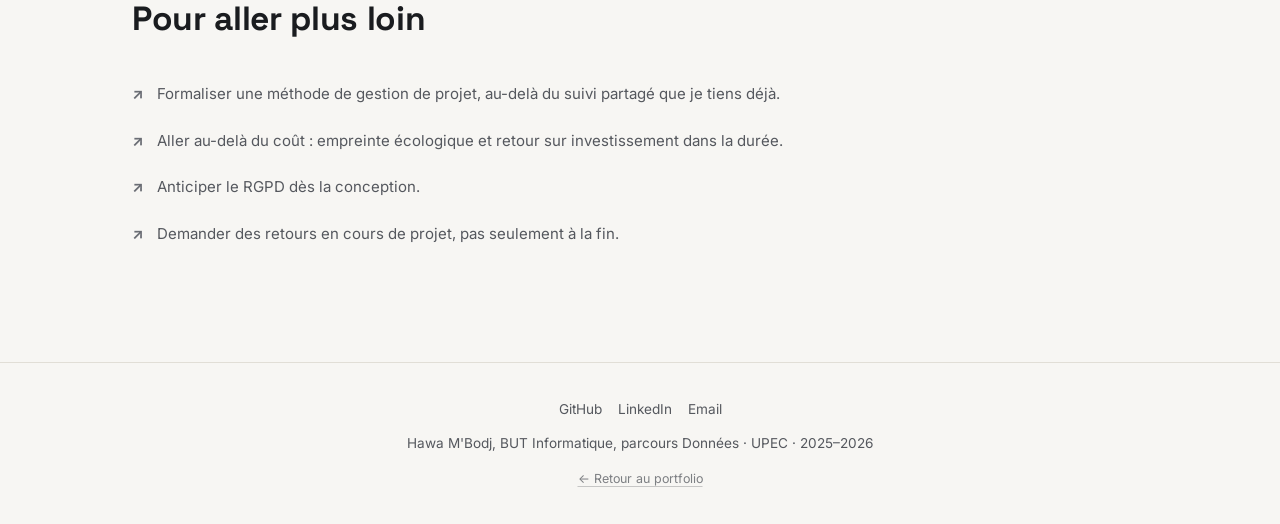
<file: competence-5.html>
<!DOCTYPE html>
<html lang="fr">
<head>
<meta charset="UTF-8">
<meta name="viewport" content="width=device-width, initial-scale=1.0">
<script>
(function () {
  var saved = localStorage.getItem("theme");
  var theme = saved || (window.matchMedia && window.matchMedia("(prefers-color-scheme: light)").matches ? "light" : "dark");
  document.documentElement.setAttribute("data-theme", theme);
})();
</script>
<title>Conduire un projet, Hawa M'Bodj</title>
<meta name="description" content="Compétence visée en fin de BUT Informatique : conduire un projet, illustrée par les projets et le stage de Hawa M'Bodj.">
<link rel="preconnect" href="https://fonts.googleapis.com">
<link href="https://fonts.googleapis.com/css2?family=Inter:wght@400;500;600;700&family=Space+Grotesk:wght@500;600;700&display=swap" rel="stylesheet">
<link rel="stylesheet" href="css/style.css">
</head>
<body>

<header class="site-header">
  <div class="nav-wrap">
    <a href="index.html" class="logo">
      <span class="logo-mark">HM</span>
      M'Bodj Hawa
    </a>
    <div class="nav-actions">
      <button class="theme-toggle" type="button" aria-label="Activer le thème clair">
        <svg class="icon-moon" viewBox="0 0 24 24" fill="none" stroke="currentColor" stroke-width="2" stroke-linecap="round" stroke-linejoin="round"><path d="M21 12.79A9 9 0 1 1 11.21 3 7 7 0 0 0 21 12.79z"/></svg>
        <svg class="icon-sun" viewBox="0 0 24 24" fill="none" stroke="currentColor" stroke-width="2" stroke-linecap="round" stroke-linejoin="round"><circle cx="12" cy="12" r="4"/><path d="M12 2v2M12 20v2M4.93 4.93l1.41 1.41M17.66 17.66l1.41 1.41M2 12h2M20 12h2M6.34 17.66l-1.41 1.41M19.07 4.93l-1.41 1.41"/></svg>
      </button>
      <button class="nav-toggle" aria-label="Ouvrir le menu" aria-expanded="false">
        <svg viewBox="0 0 24 24" fill="none" stroke="currentColor" stroke-width="2" stroke-linecap="round"><line x1="3" y1="6" x2="21" y2="6"/><line x1="3" y1="12" x2="21" y2="12"/><line x1="3" y1="18" x2="21" y2="18"/></svg>
      </button>
    </div>
    <nav class="main-nav">
      <ul>
        <li><a href="index.html">Profil</a></li>
        <li><a href="projets.html">Expériences &amp; projets</a></li>
        <li><a href="parcours.html">Parcours</a></li>
        <li>
          <details class="nav-dropdown" open>
            <summary>Compétences</summary>
            <div class="dropdown-menu">
              <a href="competences.html"><span>Vue d'ensemble</span><small>les 3 compétences visées</small></a>
              <a href="competence-4.html"><span>Gérer des données de l'information</span><small>bases de données et décisionnel</small></a>
              <a href="competence-5.html" class="active"><span>Conduire un projet</span><small>suivi et intégration de projet</small></a>
              <a href="competence-6.html"><span>Collaborer en équipe</span><small>rôle et management d'équipe</small></a>
              <a href="formation-terrain.html"><span>Formation &amp; projets réels</span><small>transfert des acquis</small></a>
            </div>
          </details>
        </li>
      </ul>
    </nav>
  </div>
</header>

<div class="container annex-wrap">
  <div class="annex-banner">
    <span><strong>Compétence visée en fin de BUT Informatique</strong></span>
    <a href="competences.html">Vue d'ensemble des 3 compétences →</a>
  </div>
</div>

<main>
  <section class="comp-hero container">
    <span class="comp-badge">Projet</span>
    <h1>Conduire un <span class="gradient-text">projet</span></h1>
    <p class="lead">Suivre un projet selon les besoins métier · Concevoir et mettre en œuvre un projet de système d'information.</p>
    <div class="ue-tags">
      <span>Semestre 5 : Suivi de projet</span><span>Semestre 6 : Projet de système d'information</span>
    </div>
  </section>

  <section class="block container">
    <div class="ac-ce-grid">
      <div>
        <div class="section-head">
          <span class="kicker">Savoir-faire attendus</span>
          <h2>Ce que je dois savoir faire</h2>
        </div>
        <ul class="numbered-list ac-list">
          <li><span class="num">1</span><span>Mesurer les impacts économiques, sociétaux et technologiques d'un projet</span></li>
          <li><span class="num">2</span><span>Intégrer un projet dans le système d'information d'une organisation</span></li>
          <li><span class="num">3</span><span>Adapter un système d'information</span></li>
        </ul>
      </div>
      <div>
        <div class="section-head">
          <span class="kicker">Conditions</span>
          <h2>Dans quelles conditions</h2>
        </div>
        <ul class="numbered-list ce-list">
          <li><span class="num">1</span><span>Communiquer efficacement avec les acteurs du projet</span></li>
          <li><span class="num">2</span><span>Respecter les règles juridiques et les normes</span></li>
          <li><span class="num">3</span><span>Gestion éthique, responsable et durable</span></li>
          <li><span class="num">4</span><span>Démarche proactive, créative et critique</span></li>
        </ul>
      </div>
    </div>
  </section>

  <section class="block container" id="auto-evaluation">
    <div class="section-head">
      <span class="kicker">Auto-évaluation</span>
      <h2>Où j'en suis</h2>
    </div>

    <div class="ac-eval">
      <div class="ac-eval-head">
        <span class="num">1</span>
        <h3>Mesurer les impacts d'un projet</h3>
        <span class="level level-solid">Maîtrisé</span>
      </div>
      <p><strong>Preuve :</strong> comparaison chiffrée entre une solution hébergée à l'extérieur et une installation interne, présentée à l'entreprise (ESBanque) ; la solution étudiée a été retenue sur cette base.</p>
      <p><strong>Appris :</strong> un arbitrage de ce type ne se joue pas que sur le prix : la sensibilité des données qui sortent du SI et la dépendance au fournisseur pèsent autant que le montant.</p>
      <p><strong>Prochaine étape :</strong> élargir aux impacts que je n'ai pas encore traités : empreinte écologique du stockage, coût dans la durée quand le volume augmente.</p>
    </div>

    <div class="ac-eval">
      <div class="ac-eval-head">
        <span class="num">2</span>
        <h3>Intégrer un projet dans un SI existant</h3>
        <span class="level level-solid">Maîtrisé</span>
      </div>
      <p><strong>Preuve :</strong> supervision greffée sur des serveurs déjà en service (ESBanque) : règles de pare-feu, flux sortants, filtrage des données avant qu'elles quittent le SI ; et gateway entre 6 systèmes sur l'IAM. <a href="projets.html#iam">Voir le schéma</a>.</p>
      <p><strong>Appris :</strong> c'est la solution qui s'adapte à l'existant, pas l'inverse, et la contrainte de sécurité arrive avant la fonctionnalité.</p>
      <p><strong>Prochaine étape :</strong> porter moi-même la phase de recette et de bascule, pas seulement la mise en place.</p>
    </div>

    <div class="ac-eval">
      <div class="ac-eval-head">
        <span class="num">3</span>
        <h3>Adapter un système d'information</h3>
        <span class="level level-solid">Maîtrisé</span>
      </div>
      <p><strong>Preuve :</strong> dashboards et alertes retouchés plusieurs fois suite aux retours de la maîtrise d'œuvre et de la production (ESBanque) ; parcours no-code (IAM) et catégories personnalisées (Rakedd).</p>
      <p><strong>Appris :</strong> livrer une première version et la corriger avec ses utilisateurs va plus vite que viser juste du premier coup.</p>
      <p><strong>Prochaine étape :</strong> adapter un SI pour des utilisateurs métier non informaticiens : mes utilisateurs actuels sont des équipes techniques.</p>
    </div>
  </section>

  <section class="block container">
    <div class="section-head">
      <span class="kicker">Cours suivis</span>
      <h2>Ce que la formation m'a apporté</h2>
    </div>
    <div class="table-wrap">
      <table class="resource-table res-cours">
        <thead>
          <tr><th>Cours</th><th>Appris</th><th>Utilisé pour</th></tr>
        </thead>
        <tbody>
          <tr>
            <td class="code">Projet personnel et professionnel<span class="term">Semestres 5 et 6</span></td>
            <td>Construire son projet professionnel</td>
            <td>Choix de l'IAM comme projet de fin d'études</td>
          </tr>
          <tr>
            <td class="code">Initiation au management<span class="term">Semestre 5</span></td>
            <td>Jalons, répartition des tâches</td>
            <td>Découpage de l'IAM en modules</td>
          </tr>
          <tr>
            <td class="code">Économie durable et numérique<span class="term">Semestre 5</span></td>
            <td>Impacts du numérique</td>
            <td>Choix cloud / interne de l'IAM</td>
          </tr>
          <tr>
            <td class="code">Droit du numérique<span class="term">Semestre 6</span></td>
            <td>Cadre juridique, propriété intellectuelle</td>
            <td>Données d'identité sensibles</td>
          </tr>
        </tbody>
      </table>
    </div>
  </section>

  <section class="block container">
    <div class="section-head">
      <span class="kicker">Preuves</span>
      <h2>Réalisations</h2>
    </div>
    <div class="trace-card">
      <span class="source-tag">Projet OCR</span>
      <p>Contrat d'API figé tôt pour travailler en parallèle ; lecture côté navigateur choisie par la mesure (≈ 2 s contre 60 s côté serveur). <a href="projets.html#ocr">Voir →</a></p>
    </div>
    <div class="trace-card">
      <span class="source-tag">Stage : ESBanque</span>
      <p>Besoin de pilotage traduit en indicateurs, outil intégré aux traitements existants, et comparaison chiffrée hébergé / interne présentée à l'entreprise.</p>
    </div>
    <div class="trace-card">
      <span class="source-tag">Projet : Plateforme IAM</span>
      <p>Processus en <strong>BPMN / CMMN</strong>, intégration dans un écosystème existant via une <strong>gateway transactionnelle</strong>.</p>
    </div>
    <div class="trace-card">
      <span class="source-tag">Stage : Rakedd Consulting</span>
      <p>Backend adapté aux besoins des utilisateurs : catégories personnalisées, multi-utilisateurs.</p>
    </div>
  </section>

  <section class="block container">
    <div class="section-head">
      <span class="kicker">Pistes d'amélioration</span>
      <h2>Pour aller plus loin</h2>
    </div>
    <ul class="improve-list">
      <li>Formaliser une méthode de gestion de projet, au-delà du suivi partagé que je tiens déjà.</li>
      <li>Aller au-delà du coût : empreinte écologique et retour sur investissement dans la durée.</li>
      <li>Anticiper le RGPD dès la conception.</li>
      <li>Demander des retours en cours de projet, pas seulement à la fin.</li>
    </ul>
  </section>
</main>

<footer class="site-footer">
  <div class="container">
    <div class="footer-links">
      <a href="https://github.com/june0809" target="_blank">GitHub</a>
      <a href="https://www.linkedin.com/in/hawa-mbodj-503229300" target="_blank">LinkedIn</a>
      <a href="mailto:hawambo89@gmail.com">Email</a>
    </div>
    <p style="margin:0;">Hawa M'Bodj, BUT Informatique, parcours Données · UPEC · 2025–2026</p>
    <p class="footer-annex"><a href="index.html">← Retour au portfolio</a></p>
  </div>
</footer>

<script src="js/main.js"></script>
</body>
</html>
</file>
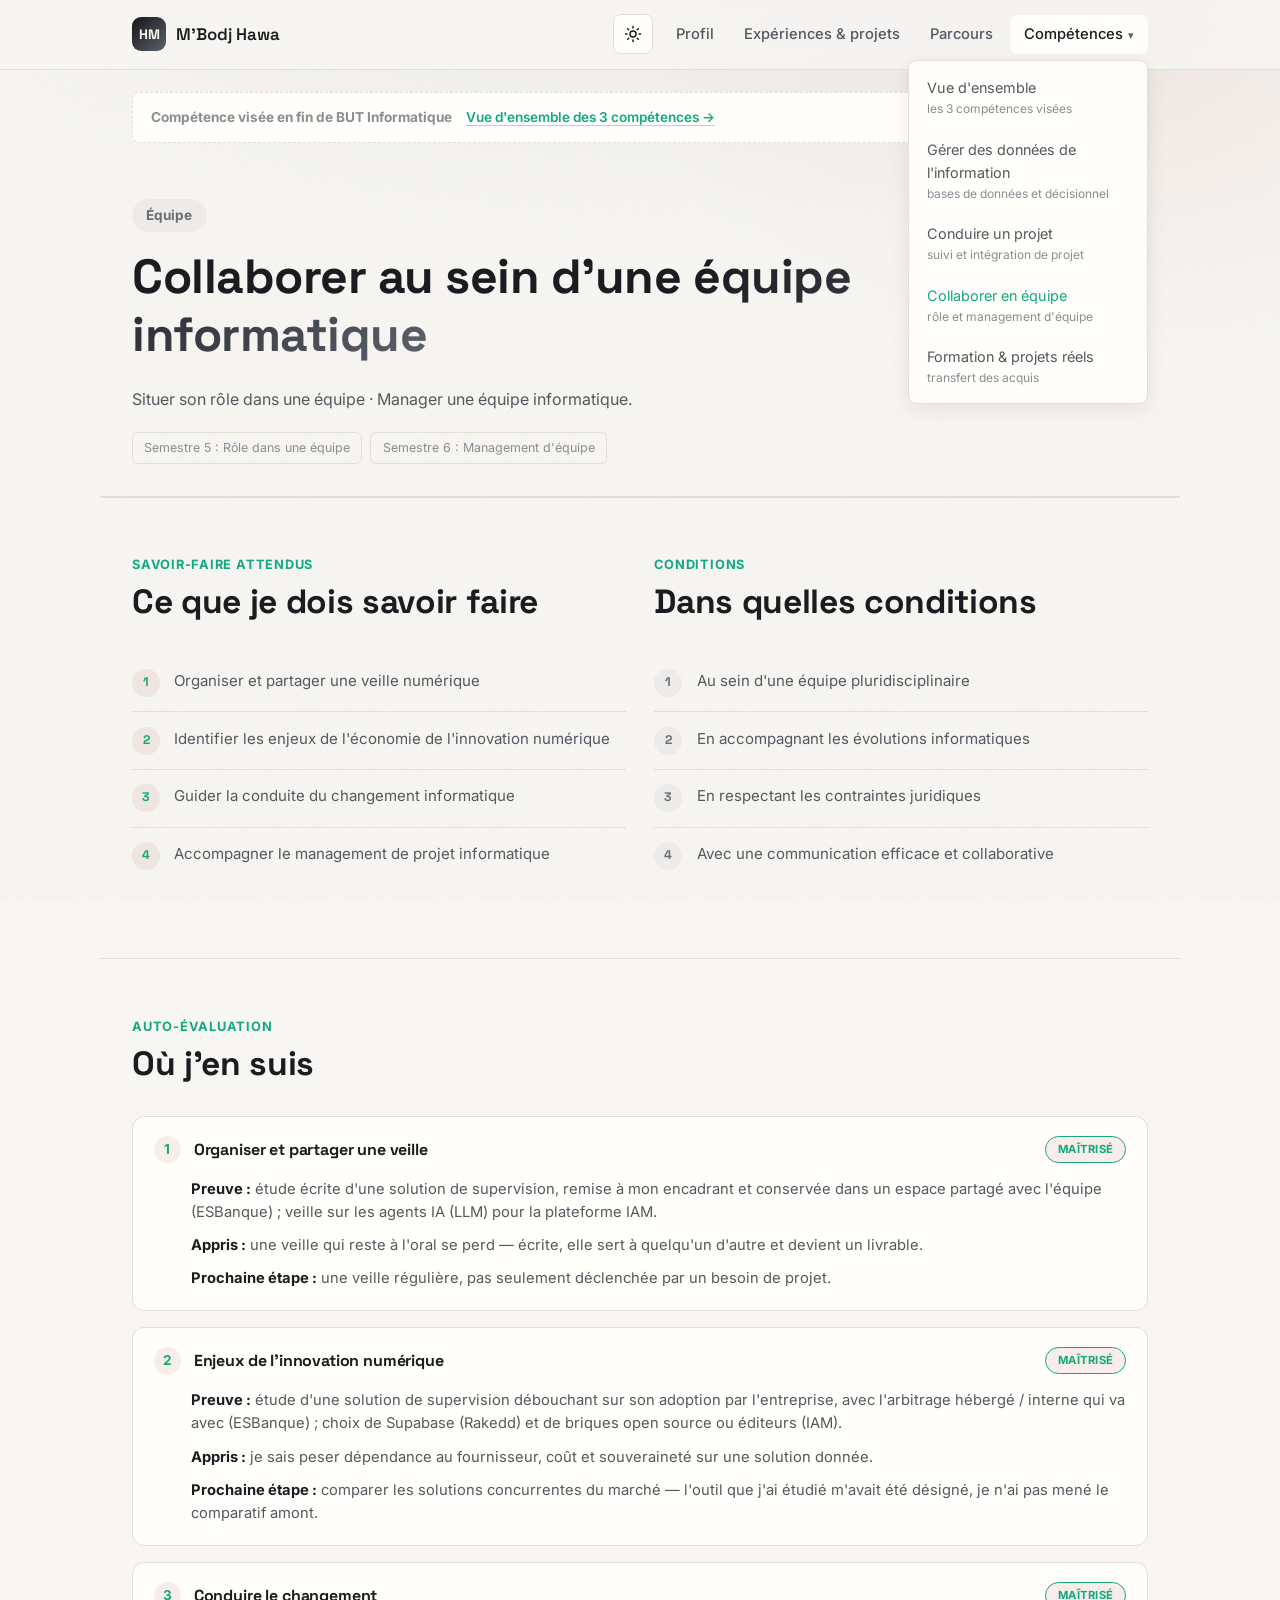
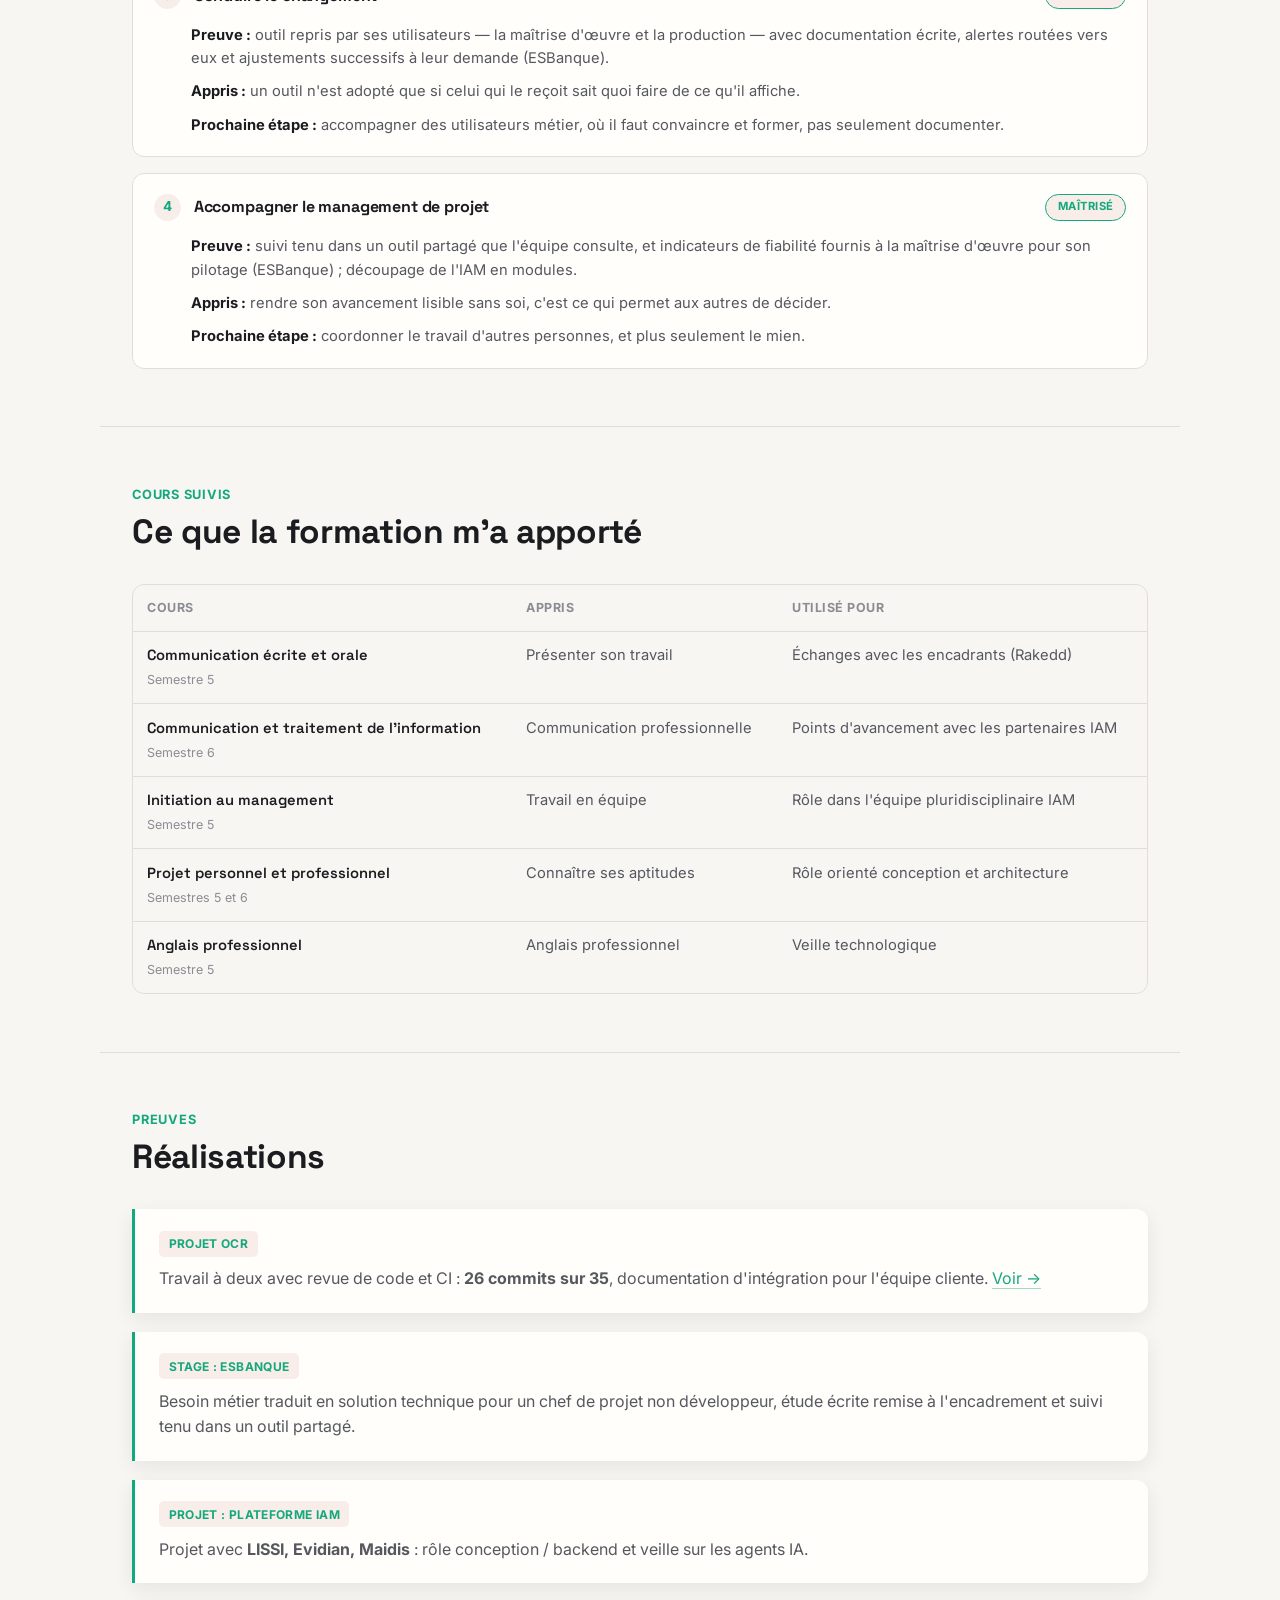
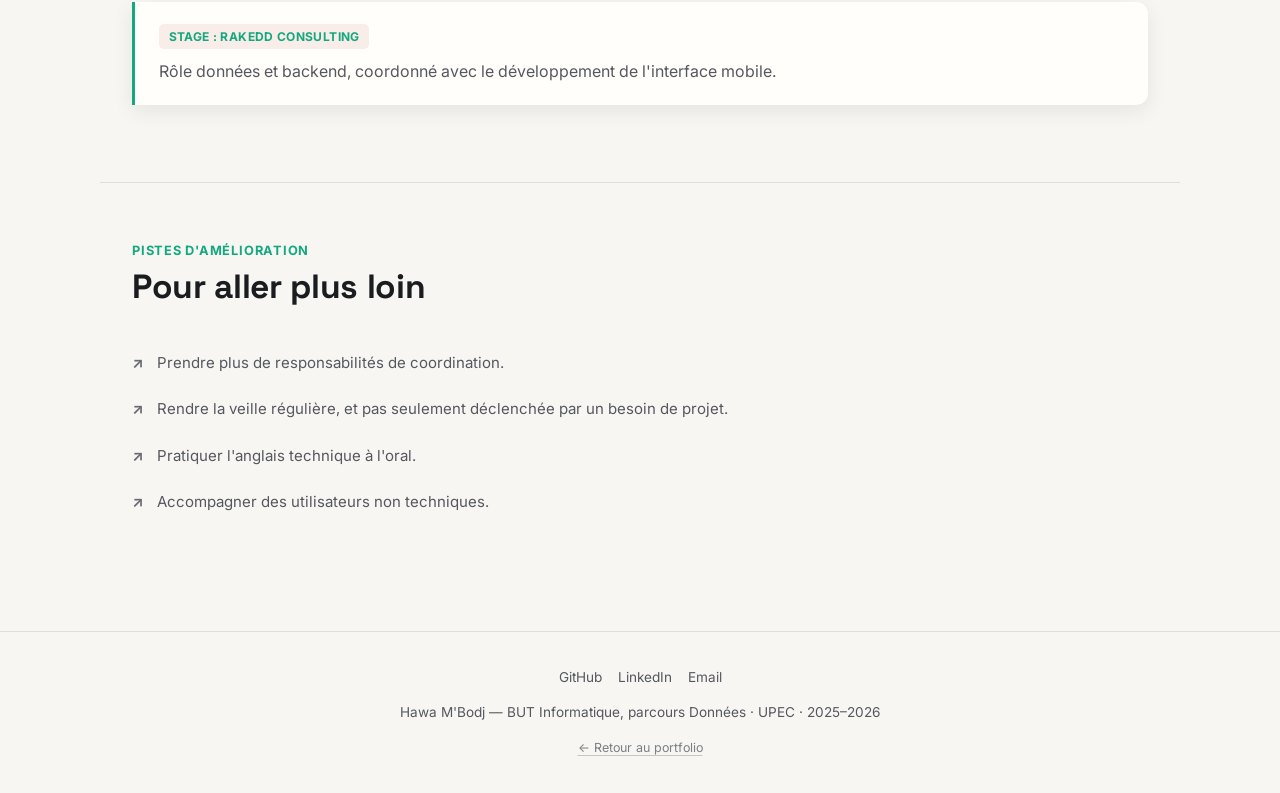
<file: competence-6.html>
<!DOCTYPE html>
<html lang="fr">
<head>
<meta charset="UTF-8">
<meta name="viewport" content="width=device-width, initial-scale=1.0">
<script>
(function () {
  var saved = localStorage.getItem("theme");
  var theme = saved || (window.matchMedia && window.matchMedia("(prefers-color-scheme: light)").matches ? "light" : "dark");
  document.documentElement.setAttribute("data-theme", theme);
})();
</script>
<title>Collaborer au sein d'une équipe informatique, Hawa M'Bodj</title>
<meta name="description" content="Compétence visée en fin de BUT Informatique : collaborer au sein d'une équipe informatique, illustrée par les projets et le stage de Hawa M'Bodj.">
<link rel="preconnect" href="https://fonts.googleapis.com">
<link href="https://fonts.googleapis.com/css2?family=Inter:wght@400;500;600;700&family=Space+Grotesk:wght@500;600;700&display=swap" rel="stylesheet">
<link rel="stylesheet" href="css/style.css">
</head>
<body>

<header class="site-header">
  <div class="nav-wrap">
    <a href="index.html" class="logo">
      <span class="logo-mark">HM</span>
      M'Bodj Hawa
    </a>
    <div class="nav-actions">
      <button class="theme-toggle" type="button" aria-label="Activer le thème clair">
        <svg class="icon-moon" viewBox="0 0 24 24" fill="none" stroke="currentColor" stroke-width="2" stroke-linecap="round" stroke-linejoin="round"><path d="M21 12.79A9 9 0 1 1 11.21 3 7 7 0 0 0 21 12.79z"/></svg>
        <svg class="icon-sun" viewBox="0 0 24 24" fill="none" stroke="currentColor" stroke-width="2" stroke-linecap="round" stroke-linejoin="round"><circle cx="12" cy="12" r="4"/><path d="M12 2v2M12 20v2M4.93 4.93l1.41 1.41M17.66 17.66l1.41 1.41M2 12h2M20 12h2M6.34 17.66l-1.41 1.41M19.07 4.93l-1.41 1.41"/></svg>
      </button>
      <button class="nav-toggle" aria-label="Ouvrir le menu" aria-expanded="false">
        <svg viewBox="0 0 24 24" fill="none" stroke="currentColor" stroke-width="2" stroke-linecap="round"><line x1="3" y1="6" x2="21" y2="6"/><line x1="3" y1="12" x2="21" y2="12"/><line x1="3" y1="18" x2="21" y2="18"/></svg>
      </button>
    </div>
    <nav class="main-nav">
      <ul>
        <li><a href="index.html">Profil</a></li>
        <li><a href="projets.html">Expériences &amp; projets</a></li>
        <li><a href="parcours.html">Parcours</a></li>
        <li>
          <details class="nav-dropdown" open>
            <summary>Compétences</summary>
            <div class="dropdown-menu">
              <a href="competences.html"><span>Vue d'ensemble</span><small>les 3 compétences visées</small></a>
              <a href="competence-4.html"><span>Gérer des données de l'information</span><small>bases de données et décisionnel</small></a>
              <a href="competence-5.html"><span>Conduire un projet</span><small>suivi et intégration de projet</small></a>
              <a href="competence-6.html" class="active"><span>Collaborer en équipe</span><small>rôle et management d'équipe</small></a>
              <a href="formation-terrain.html"><span>Formation &amp; projets réels</span><small>transfert des acquis</small></a>
            </div>
          </details>
        </li>
      </ul>
    </nav>
  </div>
</header>

<div class="container annex-wrap">
  <div class="annex-banner">
    <span><strong>Compétence visée en fin de BUT Informatique</strong></span>
    <a href="competences.html">Vue d'ensemble des 3 compétences →</a>
  </div>
</div>

<main>
  <section class="comp-hero container">
    <span class="comp-badge">Équipe</span>
    <h1>Collaborer au sein d'une <span class="gradient-text">équipe informatique</span></h1>
    <p class="lead">Situer son rôle dans une équipe · Manager une équipe informatique.</p>
    <div class="ue-tags">
      <span>Semestre 5 : Rôle dans une équipe</span><span>Semestre 6 : Management d'équipe</span>
    </div>
  </section>

  <section class="block container">
    <div class="ac-ce-grid">
      <div>
        <div class="section-head">
          <span class="kicker">Savoir-faire attendus</span>
          <h2>Ce que je dois savoir faire</h2>
        </div>
        <ul class="numbered-list ac-list">
          <li><span class="num">1</span><span>Organiser et partager une veille numérique</span></li>
          <li><span class="num">2</span><span>Identifier les enjeux de l'économie de l'innovation numérique</span></li>
          <li><span class="num">3</span><span>Guider la conduite du changement informatique</span></li>
          <li><span class="num">4</span><span>Accompagner le management de projet informatique</span></li>
        </ul>
      </div>
      <div>
        <div class="section-head">
          <span class="kicker">Conditions</span>
          <h2>Dans quelles conditions</h2>
        </div>
        <ul class="numbered-list ce-list">
          <li><span class="num">1</span><span>Au sein d'une équipe pluridisciplinaire</span></li>
          <li><span class="num">2</span><span>En accompagnant les évolutions informatiques</span></li>
          <li><span class="num">3</span><span>En respectant les contraintes juridiques</span></li>
          <li><span class="num">4</span><span>Avec une communication efficace et collaborative</span></li>
        </ul>
      </div>
    </div>
  </section>

  <section class="block container" id="auto-evaluation">
    <div class="section-head">
      <span class="kicker">Auto-évaluation</span>
      <h2>Où j'en suis</h2>
    </div>

    <div class="ac-eval">
      <div class="ac-eval-head">
        <span class="num">1</span>
        <h3>Organiser et partager une veille</h3>
        <span class="level level-solid">Maîtrisé</span>
      </div>
      <p><strong>Preuve :</strong> étude écrite d'une solution de supervision, remise à mon encadrant et conservée dans un espace partagé avec l'équipe (ESBanque) ; veille sur les agents IA (LLM) pour la plateforme IAM.</p>
      <p><strong>Appris :</strong> une veille qui reste à l'oral se perd — écrite, elle sert à quelqu'un d'autre et devient un livrable.</p>
      <p><strong>Prochaine étape :</strong> une veille régulière, pas seulement déclenchée par un besoin de projet.</p>
    </div>

    <div class="ac-eval">
      <div class="ac-eval-head">
        <span class="num">2</span>
        <h3>Enjeux de l'innovation numérique</h3>
        <span class="level level-solid">Maîtrisé</span>
      </div>
      <p><strong>Preuve :</strong> étude d'une solution de supervision débouchant sur son adoption par l'entreprise, avec l'arbitrage hébergé / interne qui va avec (ESBanque) ; choix de Supabase (Rakedd) et de briques open source ou éditeurs (IAM).</p>
      <p><strong>Appris :</strong> je sais peser dépendance au fournisseur, coût et souveraineté sur une solution donnée.</p>
      <p><strong>Prochaine étape :</strong> comparer les solutions concurrentes du marché — l'outil que j'ai étudié m'avait été désigné, je n'ai pas mené le comparatif amont.</p>
    </div>

    <div class="ac-eval">
      <div class="ac-eval-head">
        <span class="num">3</span>
        <h3>Conduire le changement</h3>
        <span class="level level-solid">Maîtrisé</span>
      </div>
      <p><strong>Preuve :</strong> outil repris par ses utilisateurs — la maîtrise d'œuvre et la production — avec documentation écrite, alertes routées vers eux et ajustements successifs à leur demande (ESBanque).</p>
      <p><strong>Appris :</strong> un outil n'est adopté que si celui qui le reçoit sait quoi faire de ce qu'il affiche.</p>
      <p><strong>Prochaine étape :</strong> accompagner des utilisateurs métier, où il faut convaincre et former, pas seulement documenter.</p>
    </div>

    <div class="ac-eval">
      <div class="ac-eval-head">
        <span class="num">4</span>
        <h3>Accompagner le management de projet</h3>
        <span class="level level-solid">Maîtrisé</span>
      </div>
      <p><strong>Preuve :</strong> suivi tenu dans un outil partagé que l'équipe consulte, et indicateurs de fiabilité fournis à la maîtrise d'œuvre pour son pilotage (ESBanque) ; découpage de l'IAM en modules.</p>
      <p><strong>Appris :</strong> rendre son avancement lisible sans soi, c'est ce qui permet aux autres de décider.</p>
      <p><strong>Prochaine étape :</strong> coordonner le travail d'autres personnes, et plus seulement le mien.</p>
    </div>
  </section>

  <section class="block container">
    <div class="section-head">
      <span class="kicker">Cours suivis</span>
      <h2>Ce que la formation m'a apporté</h2>
    </div>
    <div class="table-wrap">
      <table class="resource-table res-cours">
        <thead>
          <tr><th>Cours</th><th>Appris</th><th>Utilisé pour</th></tr>
        </thead>
        <tbody>
          <tr>
            <td class="code">Communication écrite et orale<span class="term">Semestre 5</span></td>
            <td>Présenter son travail</td>
            <td>Échanges avec les encadrants (Rakedd)</td>
          </tr>
          <tr>
            <td class="code">Communication et traitement de l'information<span class="term">Semestre 6</span></td>
            <td>Communication professionnelle</td>
            <td>Points d'avancement avec les partenaires IAM</td>
          </tr>
          <tr>
            <td class="code">Initiation au management<span class="term">Semestre 5</span></td>
            <td>Travail en équipe</td>
            <td>Rôle dans l'équipe pluridisciplinaire IAM</td>
          </tr>
          <tr>
            <td class="code">Projet personnel et professionnel<span class="term">Semestres 5 et 6</span></td>
            <td>Connaître ses aptitudes</td>
            <td>Rôle orienté conception et architecture</td>
          </tr>
          <tr>
            <td class="code">Anglais professionnel<span class="term">Semestre 5</span></td>
            <td>Anglais professionnel</td>
            <td>Veille technologique</td>
          </tr>
        </tbody>
      </table>
    </div>
  </section>

  <section class="block container">
    <div class="section-head">
      <span class="kicker">Preuves</span>
      <h2>Réalisations</h2>
    </div>
    <div class="trace-card">
      <span class="source-tag">Projet OCR</span>
      <p>Travail à deux avec revue de code et CI : <strong>26 commits sur 35</strong>, documentation d'intégration pour l'équipe cliente. <a href="projets.html#ocr">Voir →</a></p>
    </div>
    <div class="trace-card">
      <span class="source-tag">Stage : ESBanque</span>
      <p>Besoin métier traduit en solution technique pour un chef de projet non développeur, étude écrite remise à l'encadrement et suivi tenu dans un outil partagé.</p>
    </div>
    <div class="trace-card">
      <span class="source-tag">Projet : Plateforme IAM</span>
      <p>Projet avec <strong>LISSI, Evidian, Maidis</strong> : rôle conception / backend et veille sur les agents IA.</p>
    </div>
    <div class="trace-card">
      <span class="source-tag">Stage : Rakedd Consulting</span>
      <p>Rôle données et backend, coordonné avec le développement de l'interface mobile.</p>
    </div>
  </section>

  <section class="block container">
    <div class="section-head">
      <span class="kicker">Pistes d'amélioration</span>
      <h2>Pour aller plus loin</h2>
    </div>
    <ul class="improve-list">
      <li>Prendre plus de responsabilités de coordination.</li>
      <li>Rendre la veille régulière, et pas seulement déclenchée par un besoin de projet.</li>
      <li>Pratiquer l'anglais technique à l'oral.</li>
      <li>Accompagner des utilisateurs non techniques.</li>
    </ul>
  </section>
</main>

<footer class="site-footer">
  <div class="container">
    <div class="footer-links">
      <a href="https://github.com/june0809" target="_blank">GitHub</a>
      <a href="https://www.linkedin.com/in/hawa-mbodj-503229300" target="_blank">LinkedIn</a>
      <a href="mailto:hawambo89@gmail.com">Email</a>
    </div>
    <p style="margin:0;">Hawa M'Bodj — BUT Informatique, parcours Données · UPEC · 2025–2026</p>
    <p class="footer-annex"><a href="index.html">← Retour au portfolio</a></p>
  </div>
</footer>

<script src="js/main.js"></script>
</body>
</html>
</file>
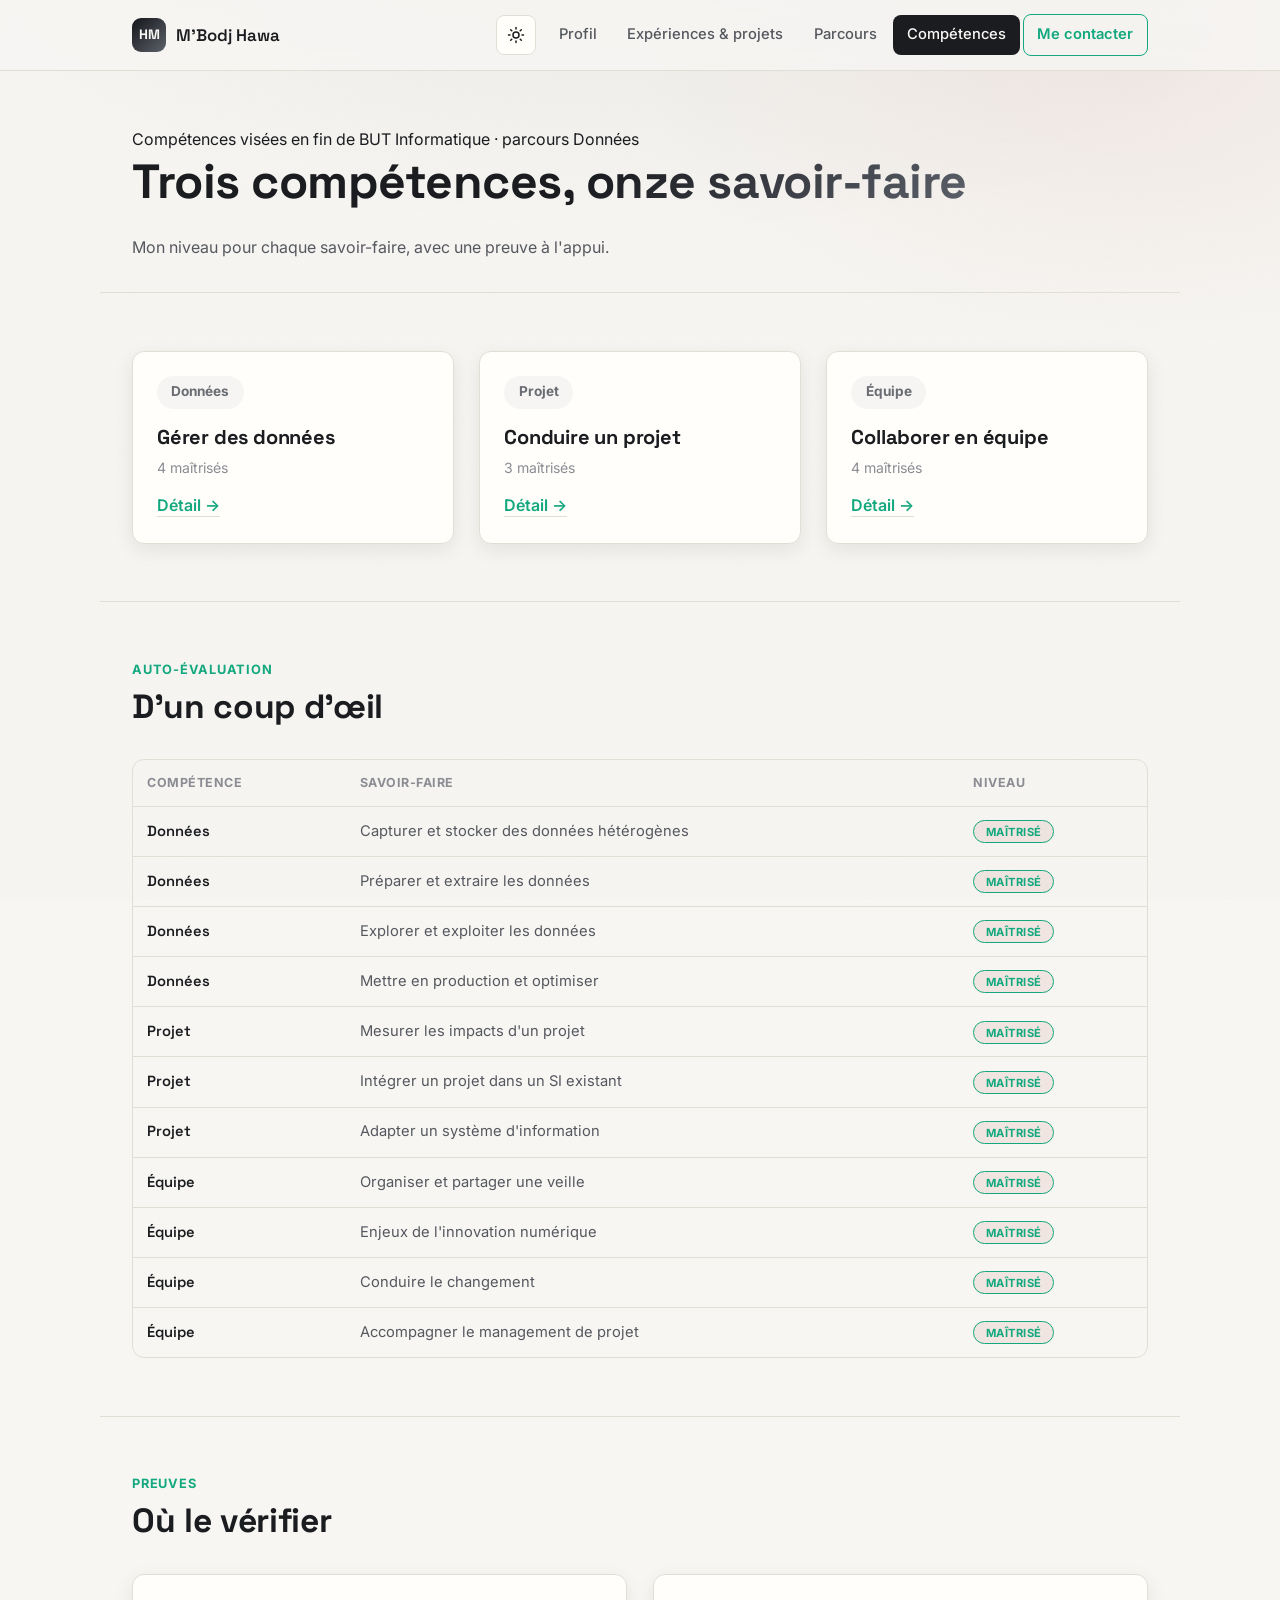
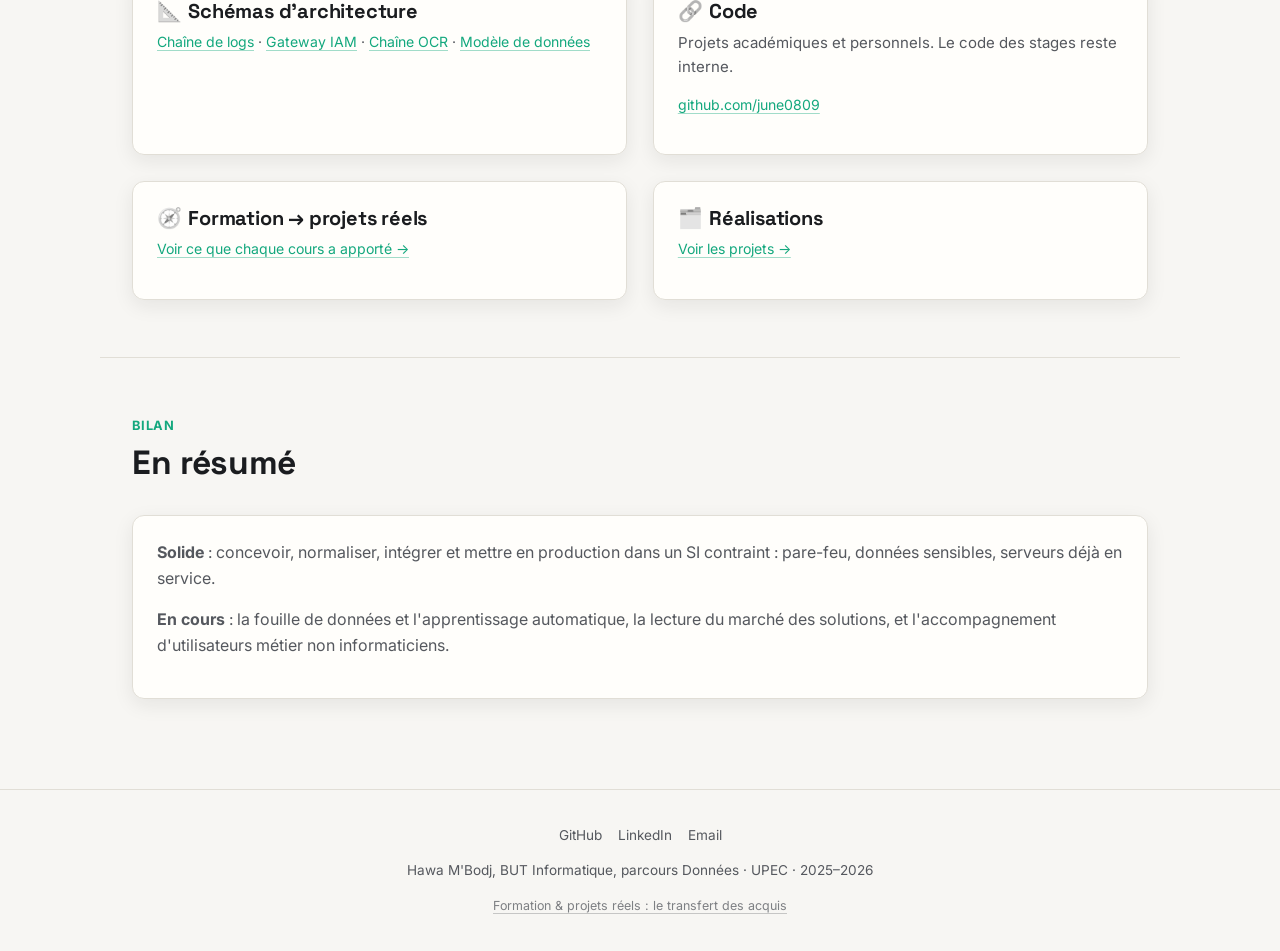
<file: competences.html>
<!DOCTYPE html>
<html lang="fr">
<head>
<meta charset="UTF-8">
<meta name="viewport" content="width=device-width, initial-scale=1.0">
<script>
(function () {
  var saved = localStorage.getItem("theme");
  var theme = saved || (window.matchMedia && window.matchMedia("(prefers-color-scheme: light)").matches ? "light" : "dark");
  document.documentElement.setAttribute("data-theme", theme);
})();
</script>
<title>Compétences, Hawa M'Bodj</title>
<meta name="description" content="Les trois compétences terminales du BUT Informatique parcours Données : gérer des données de l'information, conduire un projet, collaborer en équipe. Auto-évaluation savoir-faire par savoir-faire, et preuves à l'appui.">
<link rel="preconnect" href="https://fonts.googleapis.com">
<link href="https://fonts.googleapis.com/css2?family=Inter:wght@400;500;600;700&family=Space+Grotesk:wght@500;600;700&display=swap" rel="stylesheet">
<link rel="stylesheet" href="css/style.css">
</head>
<body>

<header class="site-header">
  <div class="nav-wrap">
    <a href="index.html" class="logo">
      <span class="logo-mark">HM</span>
      M'Bodj Hawa
    </a>
    <div class="nav-actions">
      <button class="theme-toggle" type="button" aria-label="Activer le thème clair">
        <svg class="icon-moon" viewBox="0 0 24 24" fill="none" stroke="currentColor" stroke-width="2" stroke-linecap="round" stroke-linejoin="round"><path d="M21 12.79A9 9 0 1 1 11.21 3 7 7 0 0 0 21 12.79z"/></svg>
        <svg class="icon-sun" viewBox="0 0 24 24" fill="none" stroke="currentColor" stroke-width="2" stroke-linecap="round" stroke-linejoin="round"><circle cx="12" cy="12" r="4"/><path d="M12 2v2M12 20v2M4.93 4.93l1.41 1.41M17.66 17.66l1.41 1.41M2 12h2M20 12h2M6.34 17.66l-1.41 1.41M19.07 4.93l-1.41 1.41"/></svg>
      </button>
      <button class="nav-toggle" aria-label="Ouvrir le menu" aria-expanded="false">
        <svg viewBox="0 0 24 24" fill="none" stroke="currentColor" stroke-width="2" stroke-linecap="round"><line x1="3" y1="6" x2="21" y2="6"/><line x1="3" y1="12" x2="21" y2="12"/><line x1="3" y1="18" x2="21" y2="18"/></svg>
      </button>
    </div>
    <nav class="main-nav">
      <ul>
        <li><a href="index.html">Profil</a></li>
        <li><a href="projets.html">Expériences &amp; projets</a></li>
        <li><a href="parcours.html">Parcours</a></li>
        <li><a href="competences.html" class="active">Compétences</a></li>
        <li><a href="mailto:hawambo89@gmail.com" class="nav-cta">Me contacter</a></li>
      </ul>
    </nav>
  </div>
</header>

<main>
  <section class="page-hero container">
    <span class="eyebrow">Compétences visées en fin de BUT Informatique · parcours Données</span>
    <h1>Trois compétences, <span class="gradient-text">onze savoir-faire</span></h1>
    <p class="lead">Mon niveau pour chaque savoir-faire, avec une preuve à l'appui.</p>
  </section>

  <section class="block container">
    <div class="grid grid-3">
      <div class="card">
        <span class="comp-badge">Données</span>
        <h3>Gérer des données</h3>
        <p style="font-size:0.88rem; color:var(--text-faint);">4 maîtrisés</p>
        <a href="competence-4.html">Détail →</a>
      </div>
      <div class="card">
        <span class="comp-badge">Projet</span>
        <h3>Conduire un projet</h3>
        <p style="font-size:0.88rem; color:var(--text-faint);">3 maîtrisés</p>
        <a href="competence-5.html">Détail →</a>
      </div>
      <div class="card">
        <span class="comp-badge">Équipe</span>
        <h3>Collaborer en équipe</h3>
        <p style="font-size:0.88rem; color:var(--text-faint);">4 maîtrisés</p>
        <a href="competence-6.html">Détail →</a>
      </div>
    </div>
  </section>

  <section class="block container">
    <div class="section-head">
      <span class="kicker">Auto-évaluation</span>
      <h2>D'un coup d'œil</h2>
    </div>
    <div class="table-wrap">
      <table class="resource-table res-eval">
        <thead>
          <tr><th>Compétence</th><th>Savoir-faire</th><th>Niveau</th></tr>
        </thead>
        <tbody>
          <tr>
            <td class="code">Données</td>
            <td>Capturer et stocker des données hétérogènes</td>
            <td><span class="level level-solid">Maîtrisé</span></td>
          </tr>
          <tr>
            <td class="code">Données</td>
            <td>Préparer et extraire les données</td>
            <td><span class="level level-solid">Maîtrisé</span></td>
          </tr>
          <tr>
            <td class="code">Données</td>
            <td>Explorer et exploiter les données</td>
            <td><span class="level level-solid">Maîtrisé</span></td>
          </tr>
          <tr>
            <td class="code">Données</td>
            <td>Mettre en production et optimiser</td>
            <td><span class="level level-solid">Maîtrisé</span></td>
          </tr>
          <tr>
            <td class="code">Projet</td>
            <td>Mesurer les impacts d'un projet</td>
            <td><span class="level level-solid">Maîtrisé</span></td>
          </tr>
          <tr>
            <td class="code">Projet</td>
            <td>Intégrer un projet dans un SI existant</td>
            <td><span class="level level-solid">Maîtrisé</span></td>
          </tr>
          <tr>
            <td class="code">Projet</td>
            <td>Adapter un système d'information</td>
            <td><span class="level level-solid">Maîtrisé</span></td>
          </tr>
          <tr>
            <td class="code">Équipe</td>
            <td>Organiser et partager une veille</td>
            <td><span class="level level-solid">Maîtrisé</span></td>
          </tr>
          <tr>
            <td class="code">Équipe</td>
            <td>Enjeux de l'innovation numérique</td>
            <td><span class="level level-solid">Maîtrisé</span></td>
          </tr>
          <tr>
            <td class="code">Équipe</td>
            <td>Conduire le changement</td>
            <td><span class="level level-solid">Maîtrisé</span></td>
          </tr>
          <tr>
            <td class="code">Équipe</td>
            <td>Accompagner le management de projet</td>
            <td><span class="level level-solid">Maîtrisé</span></td>
          </tr>
        </tbody>
      </table>
    </div>
  </section>

  <section class="block container">
    <div class="section-head">
      <span class="kicker">Preuves</span>
      <h2>Où le vérifier</h2>
    </div>
    <div class="grid grid-2">
      <div class="card">
        <h3><span class="card-icon">📐</span>Schémas d'architecture</h3>
        <p class="link-row"><a href="projets.html#esbanque">Chaîne de logs</a> ·
          <a href="projets.html#iam">Gateway IAM</a> ·
          <a href="projets.html#ocr">Chaîne OCR</a> ·
          <a href="projets.html#rakedd">Modèle de données</a></p>
      </div>
      <div class="card">
        <h3><span class="card-icon">🔗</span>Code</h3>
        <p style="font-size:0.94rem;">Projets académiques et personnels. Le code des stages reste interne.</p>
        <p class="link-row"><a href="https://github.com/june0809" target="_blank" rel="noopener">github.com/june0809</a></p>
      </div>
      <div class="card">
        <h3><span class="card-icon">🧭</span>Formation → projets réels</h3>
        <p class="link-row"><a href="formation-terrain.html">Voir ce que chaque cours a apporté →</a></p>
      </div>
      <div class="card">
        <h3><span class="card-icon">🗂️</span>Réalisations</h3>
        <p class="link-row"><a href="projets.html">Voir les projets →</a></p>
      </div>
    </div>
  </section>

  <section class="block container">
    <div class="section-head">
      <span class="kicker">Bilan</span>
      <h2>En résumé</h2>
    </div>
    <div class="card">
      <p><strong>Solide</strong> : concevoir, normaliser, intégrer et mettre en production dans un SI contraint : pare-feu, données sensibles, serveurs déjà en service.</p>
      <p><strong>En cours</strong> : la fouille de données et l'apprentissage automatique, la lecture du marché des solutions, et l'accompagnement d'utilisateurs métier non informaticiens.</p>
    </div>
  </section>
</main>

<footer class="site-footer">
  <div class="container">
    <div class="footer-links">
      <a href="https://github.com/june0809" target="_blank" rel="noopener">GitHub</a>
      <a href="https://www.linkedin.com/in/hawa-mbodj-503229300" target="_blank" rel="noopener">LinkedIn</a>
      <a href="mailto:hawambo89@gmail.com">Email</a>
    </div>
    <p style="margin:0;">Hawa M'Bodj, BUT Informatique, parcours Données · UPEC · 2025–2026</p>
    <p class="footer-annex"><a href="formation-terrain.html">Formation &amp; projets réels : le transfert des acquis</a></p>
  </div>
</footer>

<script src="js/main.js"></script>
</body>
</html>
</file>
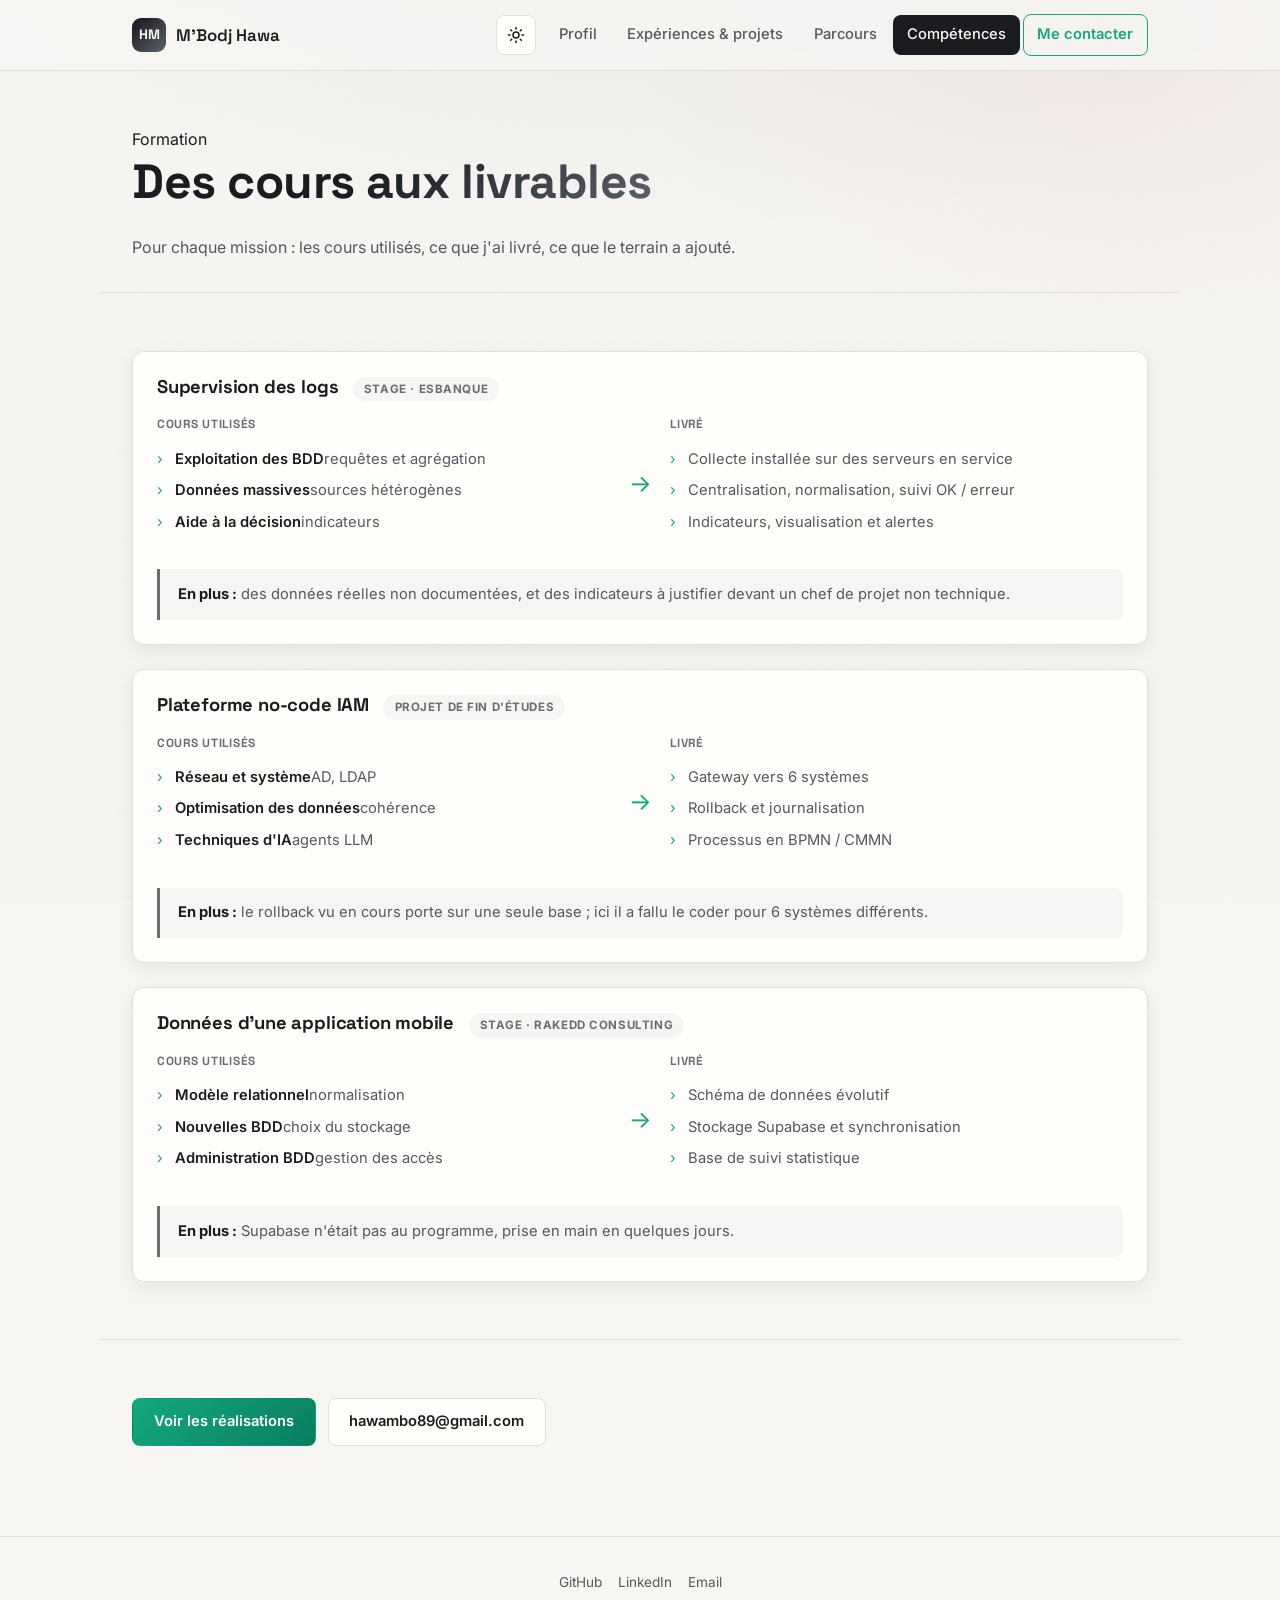
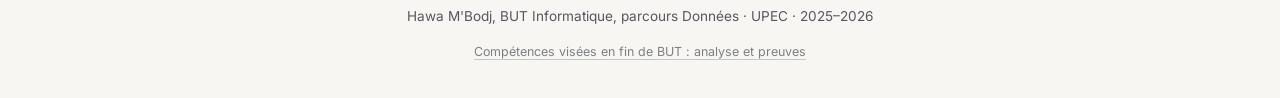
<file: formation-terrain.html>
<!DOCTYPE html>
<html lang="fr">
<head>
<meta charset="UTF-8">
<meta name="viewport" content="width=device-width, initial-scale=1.0">
<script>
(function () {
  var saved = localStorage.getItem("theme");
  var theme = saved || (window.matchMedia && window.matchMedia("(prefers-color-scheme: light)").matches ? "light" : "dark");
  document.documentElement.setAttribute("data-theme", theme);
})();
</script>
<title>Formation &amp; projets réels, Hawa M'Bodj</title>
<meta name="description" content="Comment les enseignements du BUT Informatique (modélisation, exploitation et administration de bases de données, optimisation, conduite de projet) se sont traduits en réalisations concrètes chez ESBanque, Rakedd Consulting et autres.">
<link rel="preconnect" href="https://fonts.googleapis.com">
<link href="https://fonts.googleapis.com/css2?family=Inter:wght@400;500;600;700&family=Space+Grotesk:wght@500;600;700&display=swap" rel="stylesheet">
<link rel="stylesheet" href="css/style.css">
</head>
<body>

<header class="site-header">
  <div class="nav-wrap">
    <a href="index.html" class="logo">
      <span class="logo-mark">HM</span>
      M'Bodj Hawa
    </a>
    <div class="nav-actions">
      <button class="theme-toggle" type="button" aria-label="Activer le thème clair">
        <svg class="icon-moon" viewBox="0 0 24 24" fill="none" stroke="currentColor" stroke-width="2" stroke-linecap="round" stroke-linejoin="round"><path d="M21 12.79A9 9 0 1 1 11.21 3 7 7 0 0 0 21 12.79z"/></svg>
        <svg class="icon-sun" viewBox="0 0 24 24" fill="none" stroke="currentColor" stroke-width="2" stroke-linecap="round" stroke-linejoin="round"><circle cx="12" cy="12" r="4"/><path d="M12 2v2M12 20v2M4.93 4.93l1.41 1.41M17.66 17.66l1.41 1.41M2 12h2M20 12h2M6.34 17.66l-1.41 1.41M19.07 4.93l-1.41 1.41"/></svg>
      </button>
      <button class="nav-toggle" aria-label="Ouvrir le menu" aria-expanded="false">
        <svg viewBox="0 0 24 24" fill="none" stroke="currentColor" stroke-width="2" stroke-linecap="round"><line x1="3" y1="6" x2="21" y2="6"/><line x1="3" y1="12" x2="21" y2="12"/><line x1="3" y1="18" x2="21" y2="18"/></svg>
      </button>
    </div>
    <nav class="main-nav">
      <ul>
        <li><a href="index.html">Profil</a></li>
        <li><a href="projets.html">Expériences &amp; projets</a></li>
        <li><a href="parcours.html">Parcours</a></li>
        <li><a href="competences.html" class="active">Compétences</a></li>
        <li><a href="mailto:hawambo89@gmail.com" class="nav-cta">Me contacter</a></li>
      </ul>
    </nav>
  </div>
</header>

<main>
  <section class="page-hero container">
    <span class="eyebrow">Formation</span>
    <h1>Des cours <span class="gradient-text">aux livrables</span></h1>
    <p class="lead">Pour chaque mission : les cours utilisés, ce que j'ai livré, ce que le terrain a ajouté.</p>
  </section>

  <section class="block container">
    <div class="card bridge-card">
      <div class="bridge-head">
        <h3>Supervision des logs</h3>
        <span class="bridge-tag">Stage · ESBanque</span>
      </div>
      <div class="bridge-flow">
        <div class="bridge-col">
          <h4>Cours utilisés</h4>
          <ul>
            <li><span class="mod">Exploitation des BDD</span>requêtes et agrégation</li>
            <li><span class="mod">Données massives</span>sources hétérogènes</li>
            <li><span class="mod">Aide à la décision</span>indicateurs</li>
          </ul>
        </div>
        <div class="bridge-arrow" aria-hidden="true">→</div>
        <div class="bridge-col">
          <h4>Livré</h4>
          <ul>
            <li>Collecte installée sur des serveurs en service</li>
            <li>Centralisation, normalisation, suivi OK / erreur</li>
            <li>Indicateurs, visualisation et alertes</li>
          </ul>
        </div>
      </div>
      <p class="bridge-gap"><strong>En plus :</strong> des données réelles non documentées, et des indicateurs à justifier devant un chef de projet non technique.</p>
    </div>

    <div class="card bridge-card">
      <div class="bridge-head">
        <h3>Plateforme no-code IAM</h3>
        <span class="bridge-tag">Projet de fin d'études</span>
      </div>
      <div class="bridge-flow">
        <div class="bridge-col">
          <h4>Cours utilisés</h4>
          <ul>
            <li><span class="mod">Réseau et système</span>AD, LDAP</li>
            <li><span class="mod">Optimisation des données</span>cohérence</li>
            <li><span class="mod">Techniques d'IA</span>agents LLM</li>
          </ul>
        </div>
        <div class="bridge-arrow" aria-hidden="true">→</div>
        <div class="bridge-col">
          <h4>Livré</h4>
          <ul>
            <li>Gateway vers 6 systèmes</li>
            <li>Rollback et journalisation</li>
            <li>Processus en BPMN / CMMN</li>
          </ul>
        </div>
      </div>
      <p class="bridge-gap"><strong>En plus :</strong> le rollback vu en cours porte sur une seule base ; ici il a fallu le coder pour 6 systèmes différents.</p>
    </div>

    <div class="card bridge-card">
      <div class="bridge-head">
        <h3>Données d'une application mobile</h3>
        <span class="bridge-tag">Stage · Rakedd Consulting</span>
      </div>
      <div class="bridge-flow">
        <div class="bridge-col">
          <h4>Cours utilisés</h4>
          <ul>
            <li><span class="mod">Modèle relationnel</span>normalisation</li>
            <li><span class="mod">Nouvelles BDD</span>choix du stockage</li>
            <li><span class="mod">Administration BDD</span>gestion des accès</li>
          </ul>
        </div>
        <div class="bridge-arrow" aria-hidden="true">→</div>
        <div class="bridge-col">
          <h4>Livré</h4>
          <ul>
            <li>Schéma de données évolutif</li>
            <li>Stockage Supabase et synchronisation</li>
            <li>Base de suivi statistique</li>
          </ul>
        </div>
      </div>
      <p class="bridge-gap"><strong>En plus :</strong> Supabase n'était pas au programme, prise en main en quelques jours.</p>
    </div>
  </section>

  <section class="block container">
    <div class="cta-row" style="display:flex; flex-wrap:wrap; gap:0.75rem;">
      <a href="projets.html" class="btn btn-primary">Voir les réalisations</a>
      <a href="mailto:hawambo89@gmail.com" class="btn btn-ghost">hawambo89@gmail.com</a>
    </div>
  </section>
</main>

<footer class="site-footer">
  <div class="container">
    <div class="footer-links">
      <a href="https://github.com/june0809" target="_blank" rel="noopener">GitHub</a>
      <a href="https://www.linkedin.com/in/hawa-mbodj-503229300" target="_blank" rel="noopener">LinkedIn</a>
      <a href="mailto:hawambo89@gmail.com">Email</a>
    </div>
    <p style="margin:0;">Hawa M'Bodj, BUT Informatique, parcours Données · UPEC · 2025–2026</p>
    <p class="footer-annex"><a href="competences.html">Compétences visées en fin de BUT : analyse et preuves</a></p>
  </div>
</footer>

<script src="js/main.js"></script>
</body>
</html>
</file>
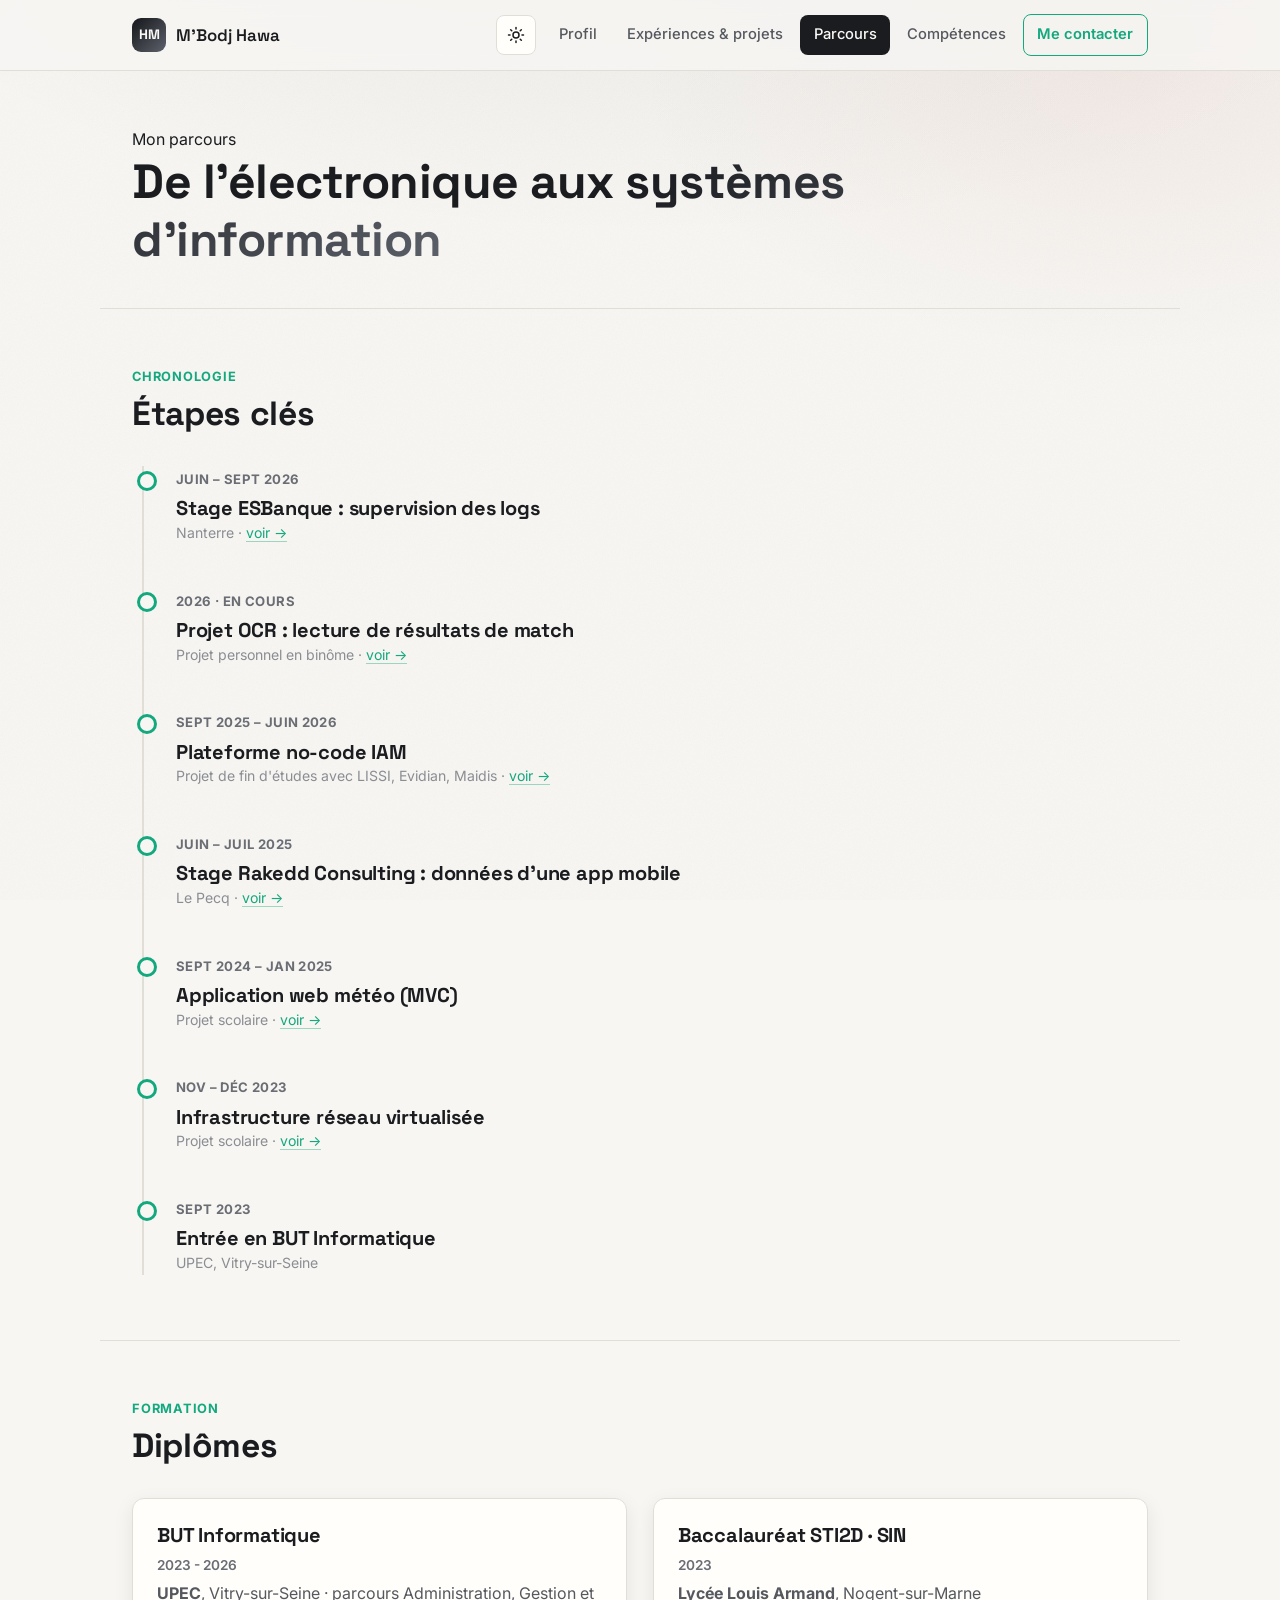
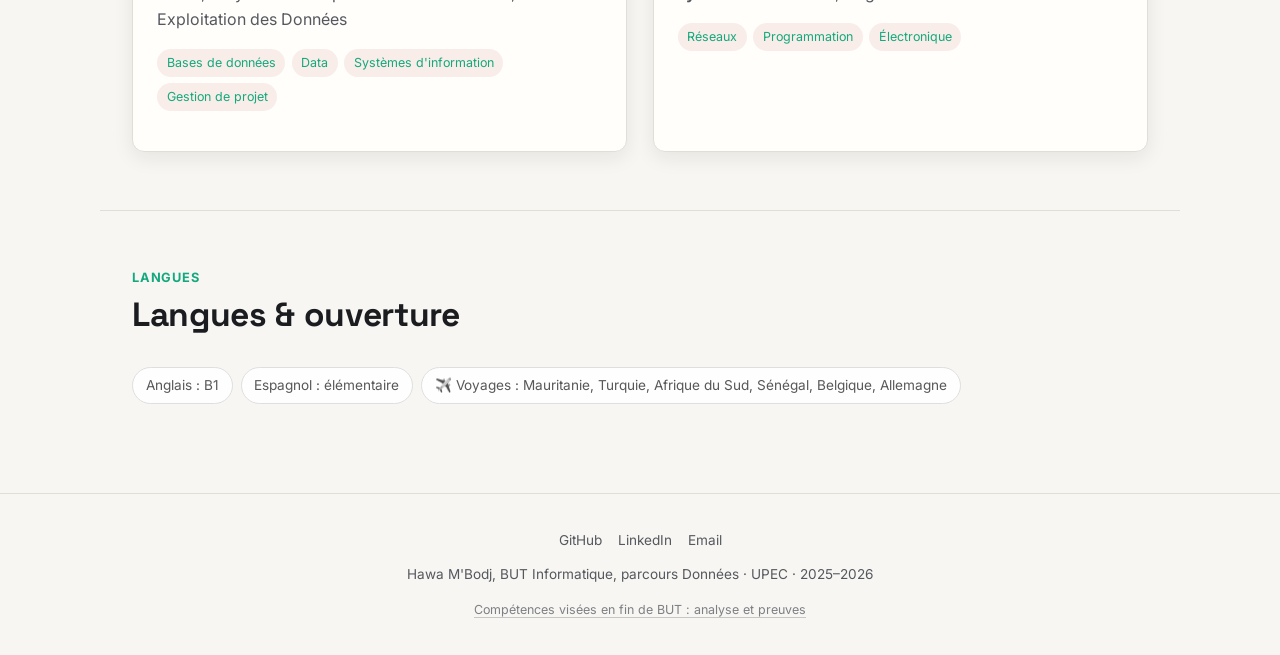
<file: parcours.html>
<!DOCTYPE html>
<html lang="fr">
<head>
<meta charset="UTF-8">
<meta name="viewport" content="width=device-width, initial-scale=1.0">
<script>
(function () {
  var saved = localStorage.getItem("theme");
  var theme = saved || (window.matchMedia && window.matchMedia("(prefers-color-scheme: light)").matches ? "light" : "dark");
  document.documentElement.setAttribute("data-theme", theme);
})();
</script>
<title>Parcours, Hawa M'Bodj</title>
<meta name="description" content="Parcours de Hawa M'Bodj : Baccalauréat STI2D, BUT Informatique parcours Données à l'UPEC, projets d'ingénierie et expériences en entreprise.">
<link rel="preconnect" href="https://fonts.googleapis.com">
<link href="https://fonts.googleapis.com/css2?family=Inter:wght@400;500;600;700&family=Space+Grotesk:wght@500;600;700&display=swap" rel="stylesheet">
<link rel="stylesheet" href="css/style.css">
</head>
<body>

<header class="site-header">
  <div class="nav-wrap">
    <a href="index.html" class="logo">
      <span class="logo-mark">HM</span>
      M'Bodj Hawa
    </a>
    <div class="nav-actions">
      <button class="theme-toggle" type="button" aria-label="Activer le thème clair">
        <svg class="icon-moon" viewBox="0 0 24 24" fill="none" stroke="currentColor" stroke-width="2" stroke-linecap="round" stroke-linejoin="round"><path d="M21 12.79A9 9 0 1 1 11.21 3 7 7 0 0 0 21 12.79z"/></svg>
        <svg class="icon-sun" viewBox="0 0 24 24" fill="none" stroke="currentColor" stroke-width="2" stroke-linecap="round" stroke-linejoin="round"><circle cx="12" cy="12" r="4"/><path d="M12 2v2M12 20v2M4.93 4.93l1.41 1.41M17.66 17.66l1.41 1.41M2 12h2M20 12h2M6.34 17.66l-1.41 1.41M19.07 4.93l-1.41 1.41"/></svg>
      </button>
      <button class="nav-toggle" aria-label="Ouvrir le menu" aria-expanded="false">
        <svg viewBox="0 0 24 24" fill="none" stroke="currentColor" stroke-width="2" stroke-linecap="round"><line x1="3" y1="6" x2="21" y2="6"/><line x1="3" y1="12" x2="21" y2="12"/><line x1="3" y1="18" x2="21" y2="18"/></svg>
      </button>
    </div>
    <nav class="main-nav">
      <ul>
        <li><a href="index.html">Profil</a></li>
        <li><a href="projets.html">Expériences &amp; projets</a></li>
        <li><a href="parcours.html" class="active">Parcours</a></li>
        <li><a href="competences.html">Compétences</a></li>
        <li><a href="mailto:hawambo89@gmail.com" class="nav-cta">Me contacter</a></li>
      </ul>
    </nav>
  </div>
</header>

<main>
  <section class="page-hero container">
    <span class="eyebrow">Mon parcours</span>
    <h1>De l'électronique aux <span class="gradient-text">systèmes d'information</span></h1>
  </section>

  <section class="block container">
    <div class="section-head">
      <span class="kicker">Chronologie</span>
      <h2>Étapes clés</h2>
    </div>
    <div class="timeline">
      <div class="timeline-item">
        <span class="timeline-date">Juin – Sept 2026</span>
        <h3>Stage ESBanque : supervision des logs</h3>
        <p class="place">Nanterre · <a href="projets.html#esbanque">voir →</a></p>
      </div>
      <div class="timeline-item">
        <span class="timeline-date">2026 · en cours</span>
        <h3>Projet OCR : lecture de résultats de match</h3>
        <p class="place">Projet personnel en binôme · <a href="projets.html#ocr">voir →</a></p>
      </div>
      <div class="timeline-item">
        <span class="timeline-date">Sept 2025 – Juin 2026</span>
        <h3>Plateforme no-code IAM</h3>
        <p class="place">Projet de fin d'études avec LISSI, Evidian, Maidis · <a href="projets.html#iam">voir →</a></p>
      </div>
      <div class="timeline-item">
        <span class="timeline-date">Juin – Juil 2025</span>
        <h3>Stage Rakedd Consulting : données d'une app mobile</h3>
        <p class="place">Le Pecq · <a href="projets.html#rakedd">voir →</a></p>
      </div>
      <div class="timeline-item">
        <span class="timeline-date">Sept 2024 – Jan 2025</span>
        <h3>Application web météo (MVC)</h3>
        <p class="place">Projet scolaire · <a href="projets.html#meteo">voir →</a></p>
      </div>
      <div class="timeline-item">
        <span class="timeline-date">Nov – Déc 2023</span>
        <h3>Infrastructure réseau virtualisée</h3>
        <p class="place">Projet scolaire · <a href="projets.html#virtualisation">voir →</a></p>
      </div>
      <div class="timeline-item">
        <span class="timeline-date">Sept 2023</span>
        <h3>Entrée en BUT Informatique</h3>
        <p class="place">UPEC, Vitry-sur-Seine</p>
      </div>
    </div>
  </section>

  <section class="block container">
    <div class="section-head">
      <span class="kicker">Formation</span>
      <h2>Diplômes</h2>
    </div>
    <div class="grid grid-2">
      <div class="card">
        <h3>BUT Informatique</h3>
        <p style="font-size:0.85rem; color:var(--accent-2); font-weight:600; margin-bottom:0.3rem;">2023 - 2026</p>
        <p><strong>UPEC</strong>, Vitry-sur-Seine · parcours Administration, Gestion et Exploitation des Données</p>
        <ul class="tags">
          <li>Bases de données</li><li>Data</li><li>Systèmes d'information</li><li>Gestion de projet</li>
        </ul>
      </div>
      <div class="card">
        <h3>Baccalauréat STI2D · SIN</h3>
        <p style="font-size:0.85rem; color:var(--accent-2); font-weight:600; margin-bottom:0.3rem;">2023</p>
        <p><strong>Lycée Louis Armand</strong>, Nogent-sur-Marne</p>
        <ul class="tags">
          <li>Réseaux</li><li>Programmation</li><li>Électronique</li>
        </ul>
      </div>
    </div>
  </section>

  <section class="block container">
    <div class="section-head">
      <span class="kicker">Langues</span>
      <h2>Langues &amp; ouverture</h2>
    </div>
    <div class="badge-row">
      <span class="chip">Anglais : B1</span>
      <span class="chip">Espagnol : élémentaire</span>
      <span class="chip">✈️ Voyages : Mauritanie, Turquie, Afrique du Sud, Sénégal, Belgique, Allemagne</span>
    </div>
  </section>
</main>

<footer class="site-footer">
  <div class="container">
    <div class="footer-links">
      <a href="https://github.com/june0809" target="_blank" rel="noopener">GitHub</a>
      <a href="https://www.linkedin.com/in/hawa-mbodj-503229300" target="_blank" rel="noopener">LinkedIn</a>
      <a href="mailto:hawambo89@gmail.com">Email</a>
    </div>
    <p style="margin:0;">Hawa M'Bodj, BUT Informatique, parcours Données · UPEC · 2025–2026</p>
    <p class="footer-annex"><a href="competences.html">Compétences visées en fin de BUT : analyse et preuves</a></p>
  </div>
</footer>

<script src="js/main.js"></script>
</body>
</html>
</file>
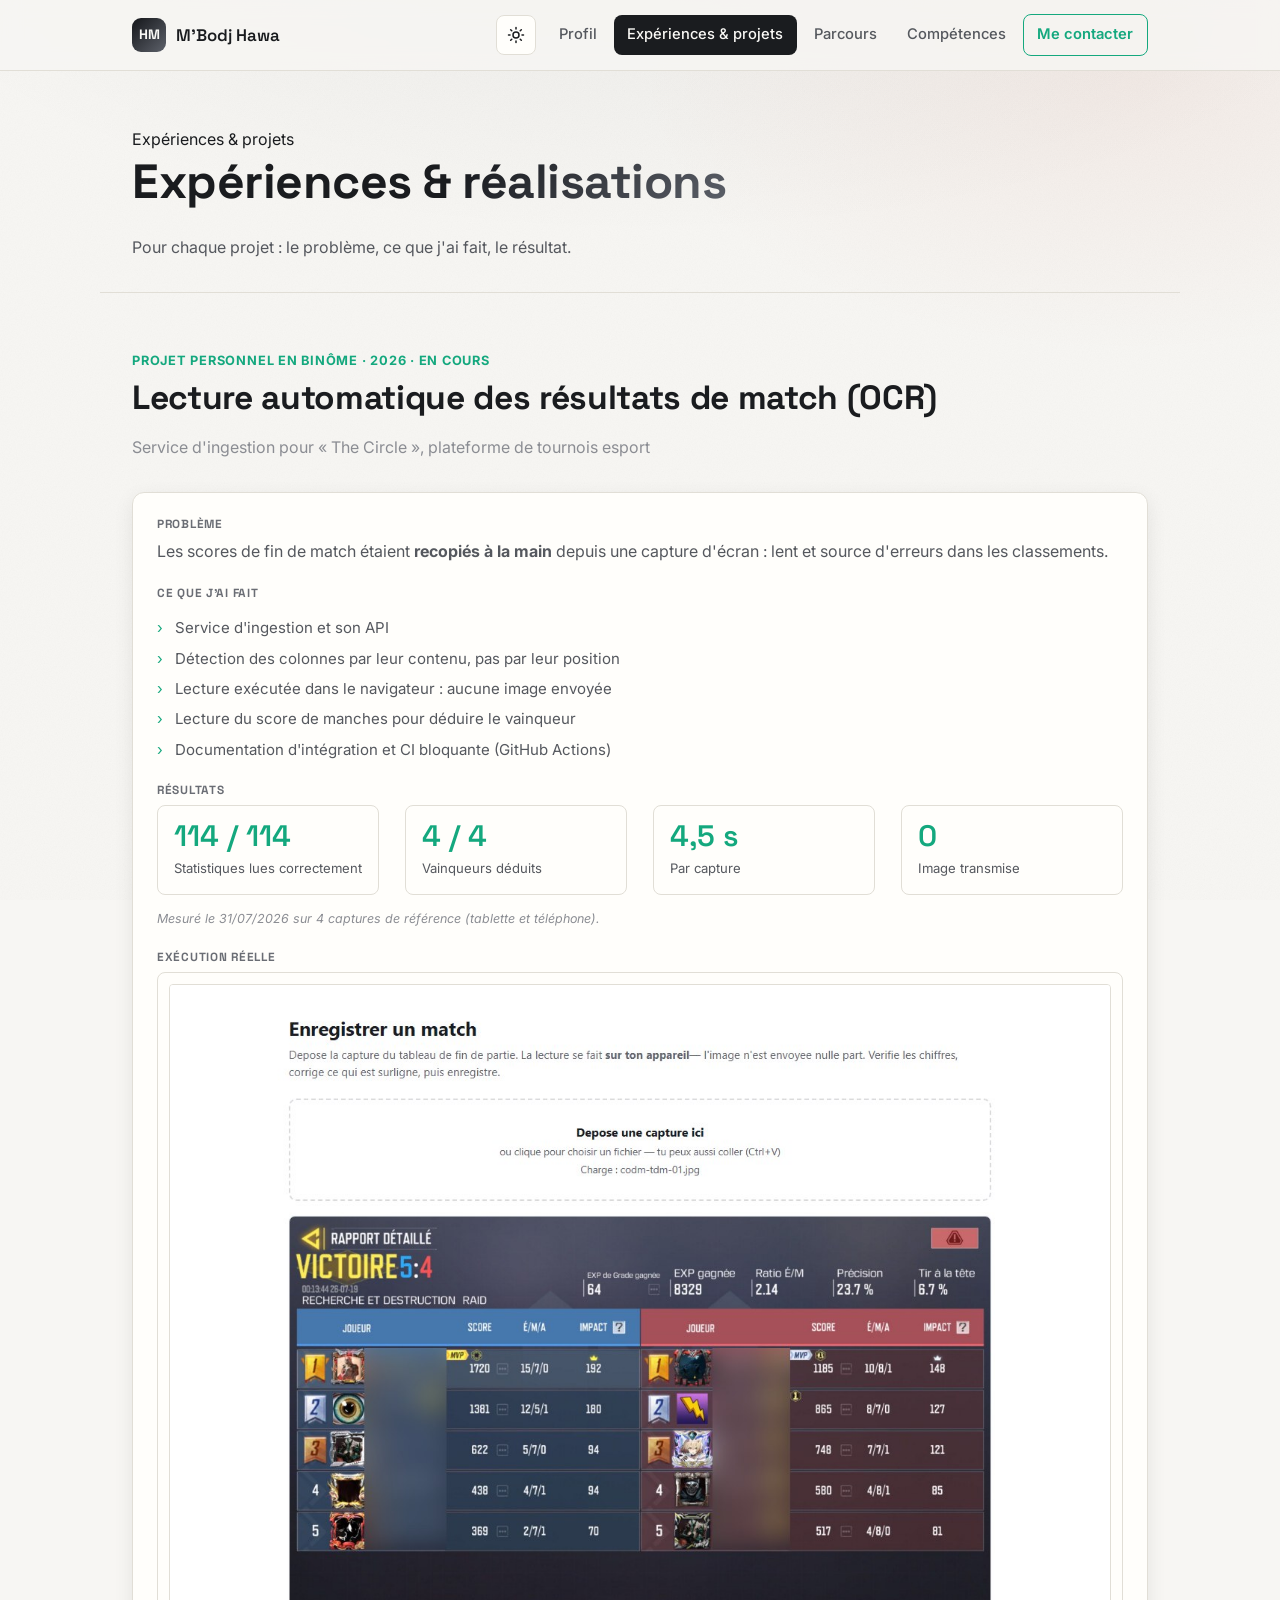
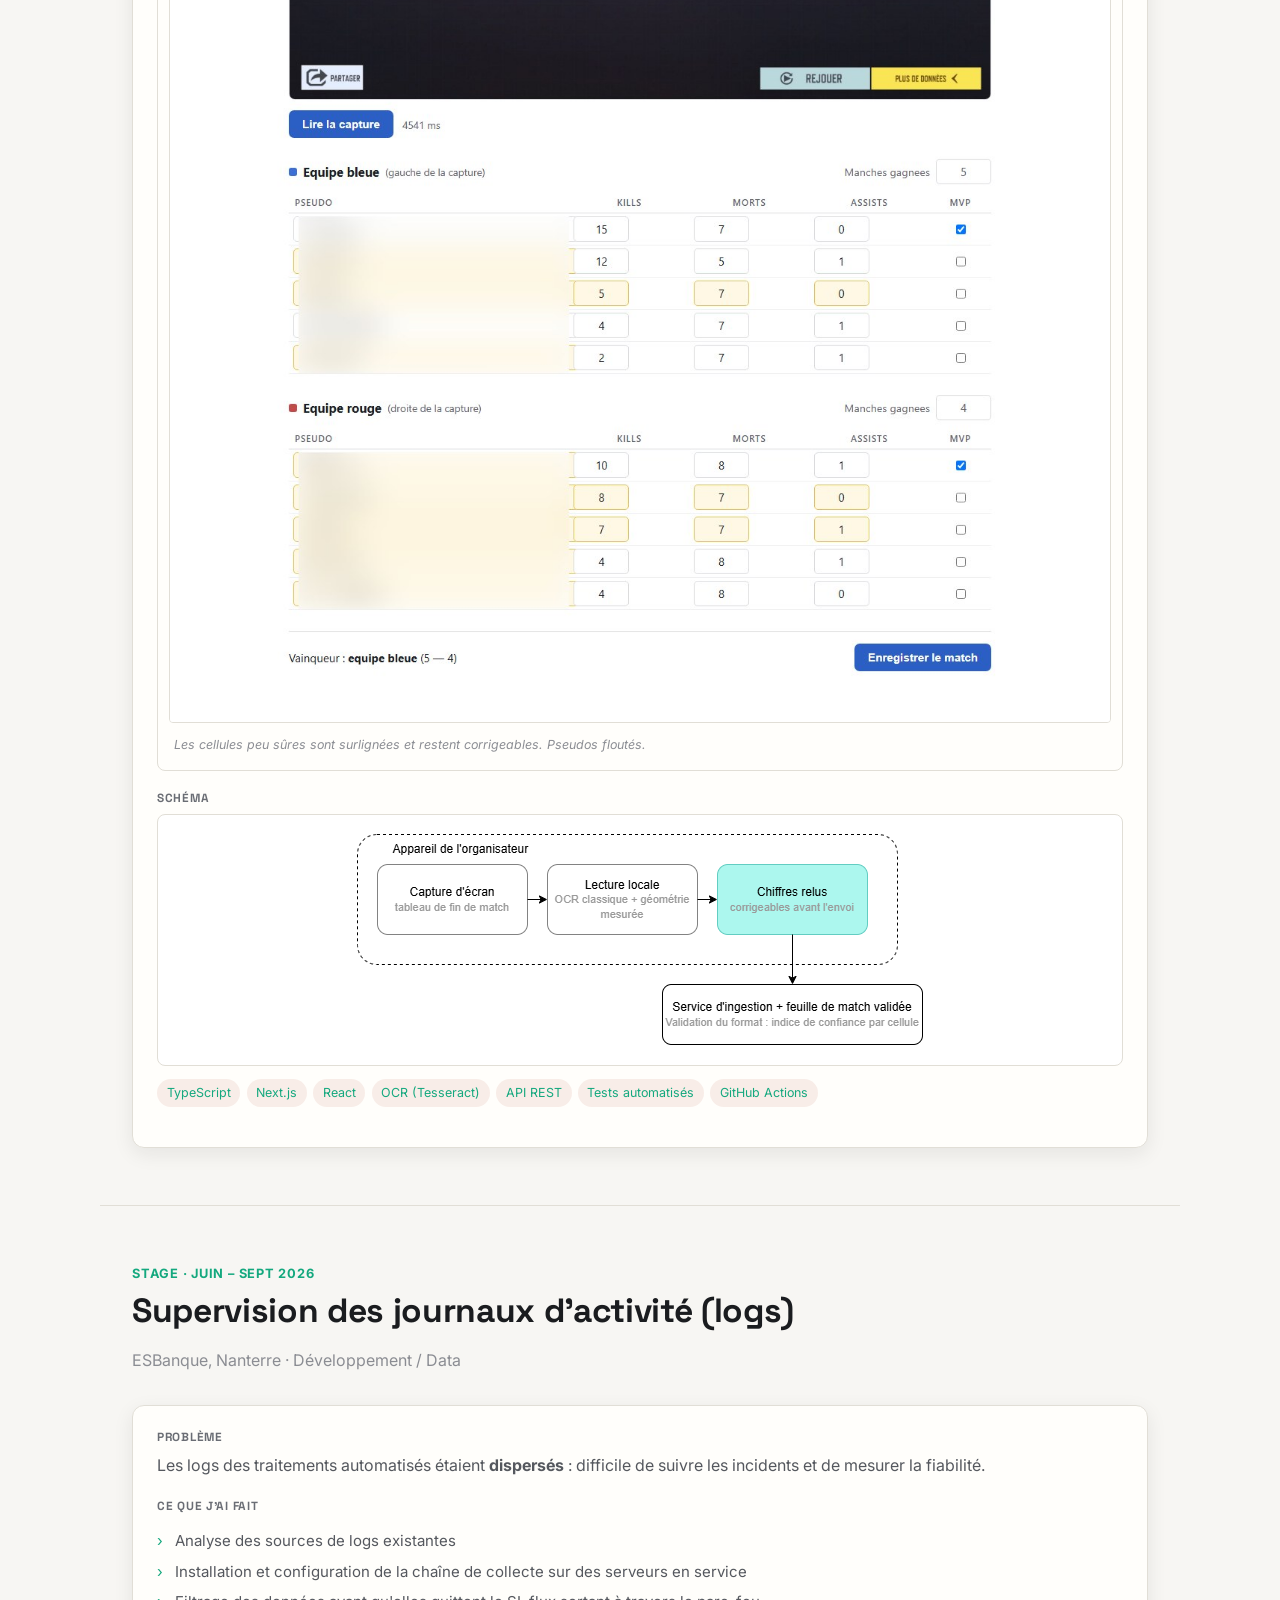
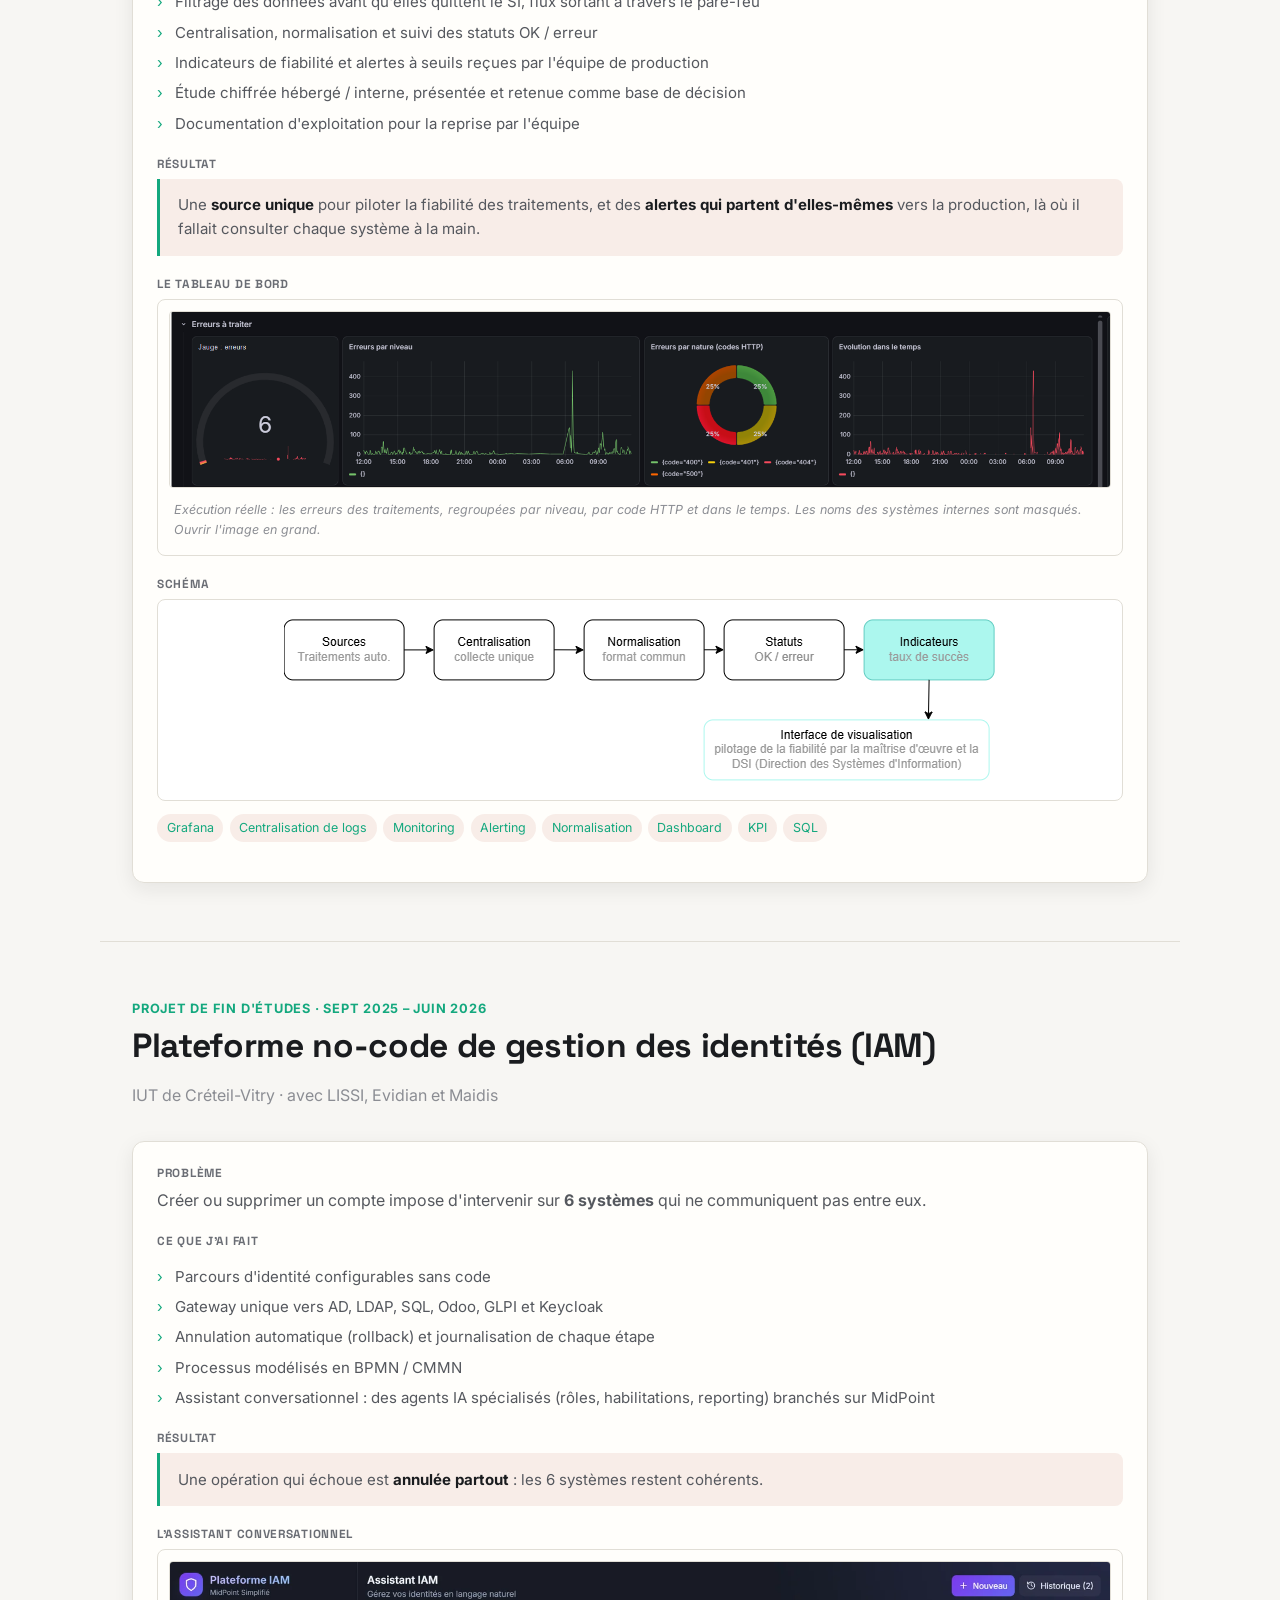
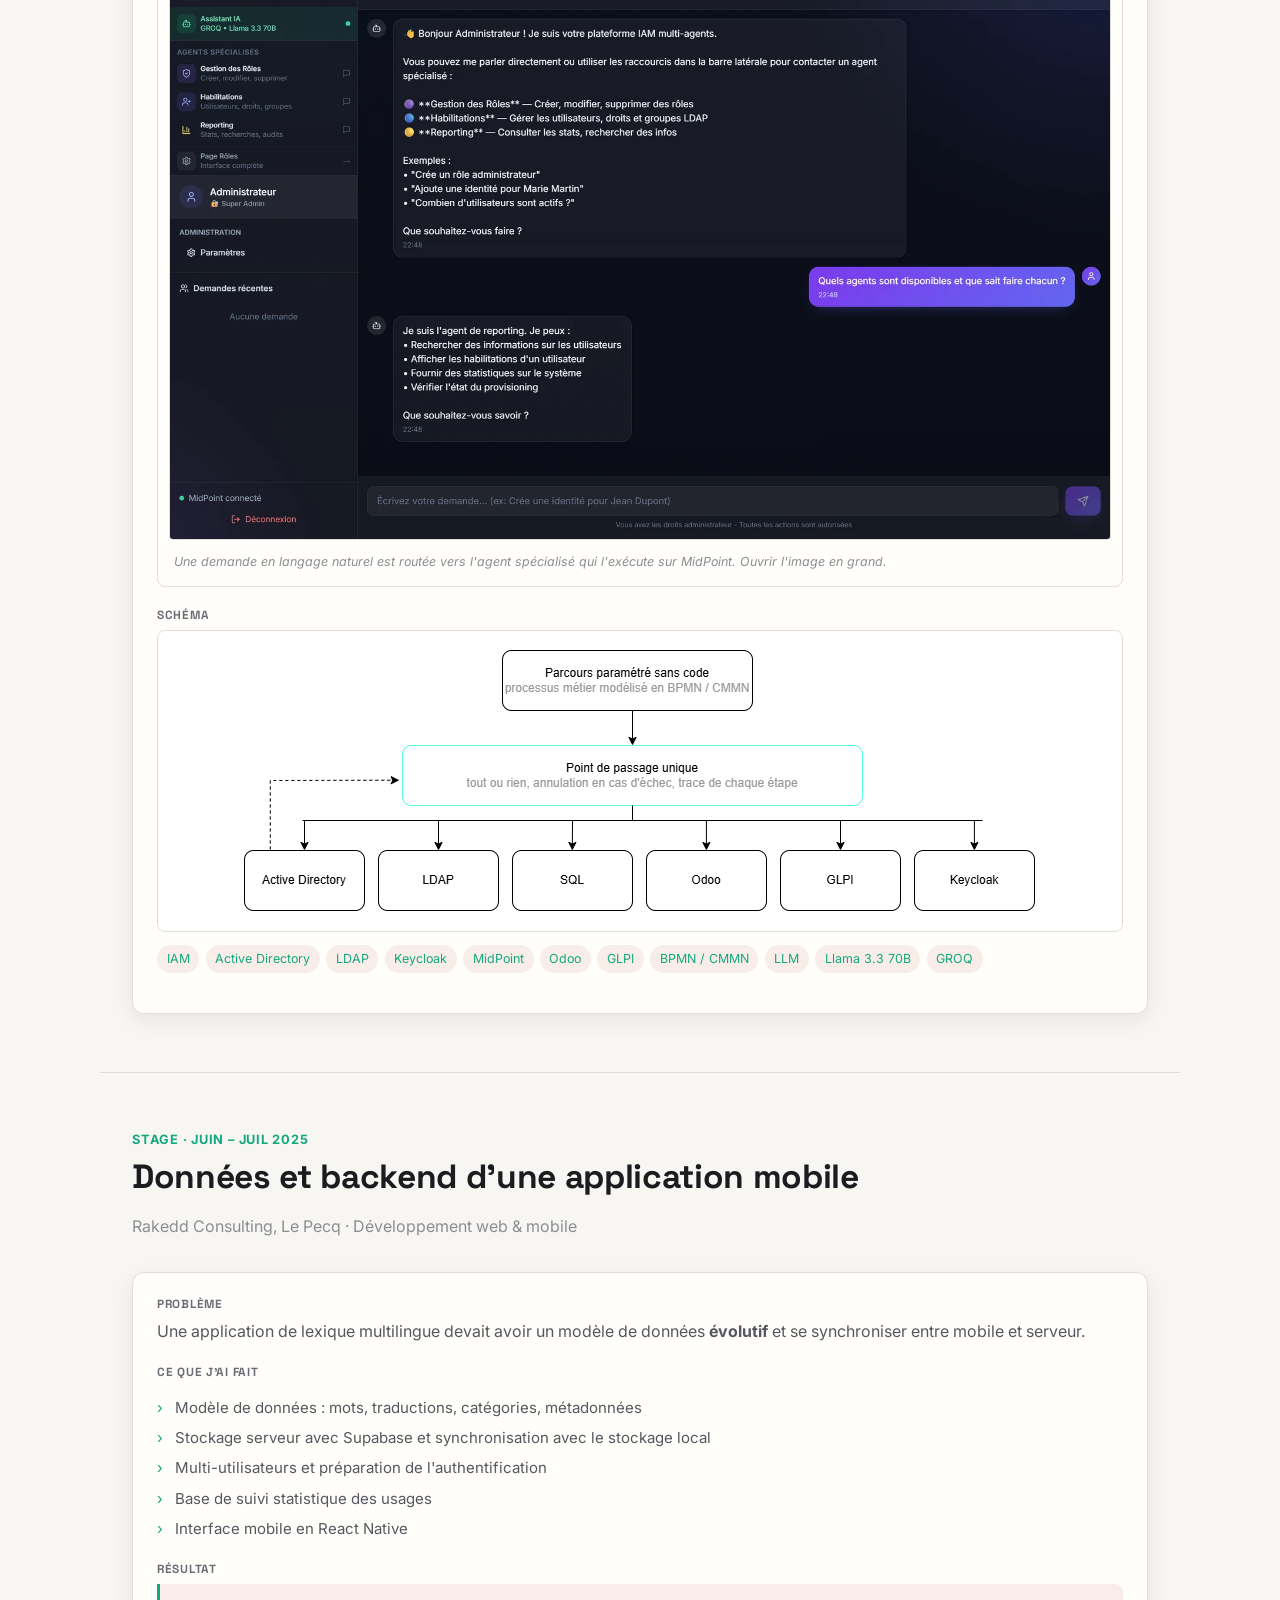
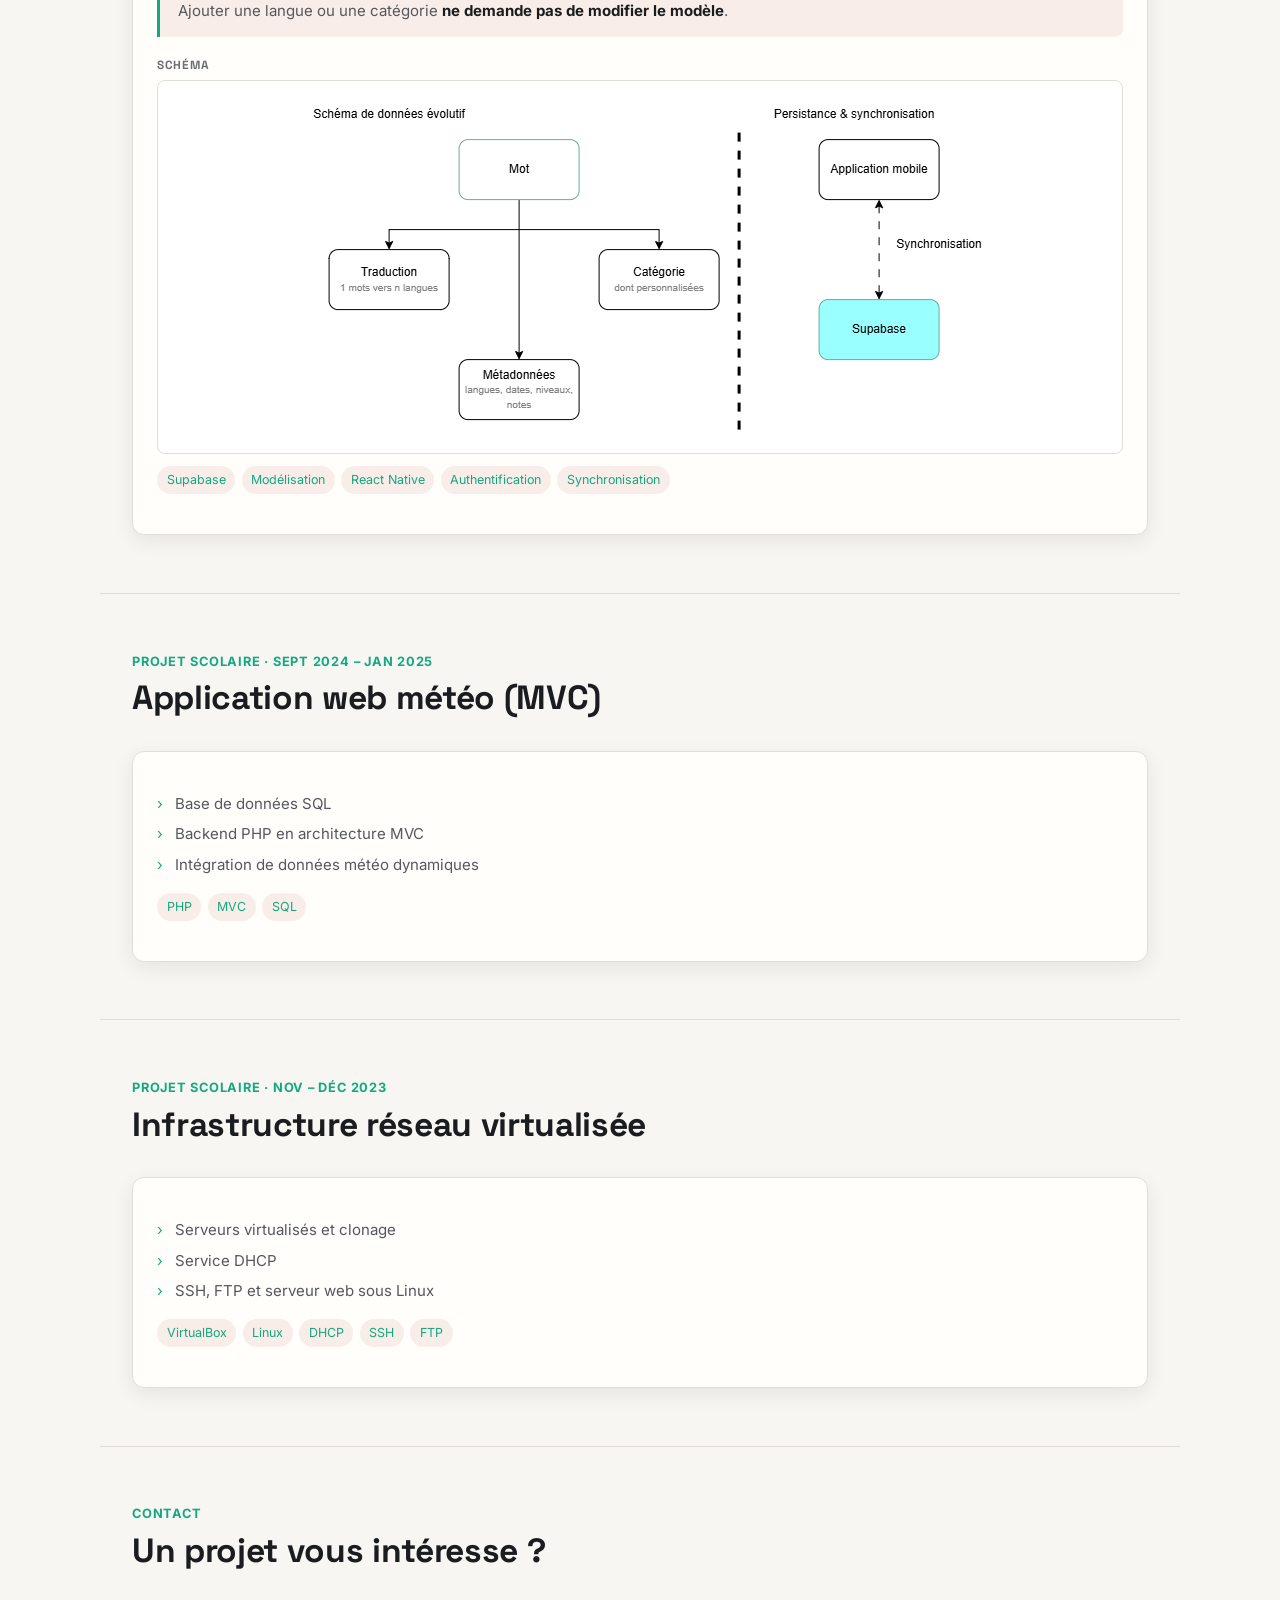
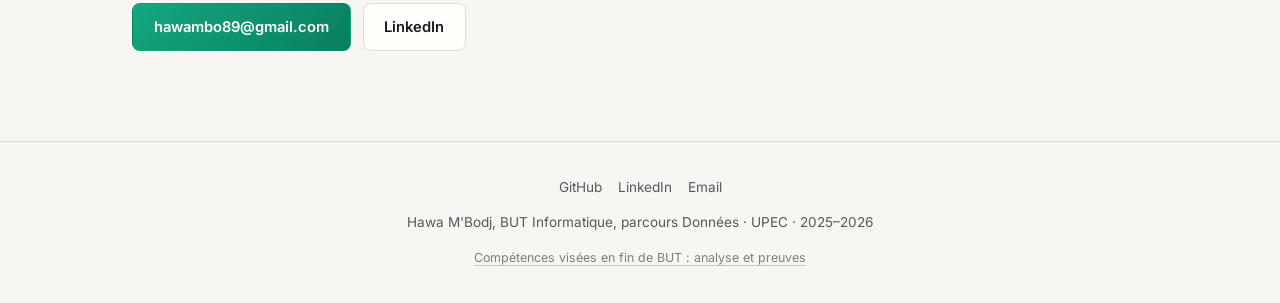
<file: projets.html>
<!DOCTYPE html>
<html lang="fr">
<head>
<meta charset="UTF-8">
<meta name="viewport" content="width=device-width, initial-scale=1.0">
<script>
(function () {
  var saved = localStorage.getItem("theme");
  var theme = saved || (window.matchMedia && window.matchMedia("(prefers-color-scheme: light)").matches ? "light" : "dark");
  document.documentElement.setAttribute("data-theme", theme);
})();
</script>
<title>Expériences &amp; projets, Hawa M'Bodj</title>
<meta name="description" content="Réalisations de Hawa M'Bodj : monitoring de logs chez ESBanque, plateforme no-code de gouvernance des identités, architecture de données chez Rakedd Consulting, application web MVC, infrastructure virtualisée.">
<link rel="preconnect" href="https://fonts.googleapis.com">
<link href="https://fonts.googleapis.com/css2?family=Inter:wght@400;500;600;700&family=Space+Grotesk:wght@500;600;700&display=swap" rel="stylesheet">
<link rel="stylesheet" href="css/style.css">
</head>
<body>

<header class="site-header">
  <div class="nav-wrap">
    <a href="index.html" class="logo">
      <span class="logo-mark">HM</span>
      M'Bodj Hawa
    </a>
    <div class="nav-actions">
      <button class="theme-toggle" type="button" aria-label="Activer le thème clair">
        <svg class="icon-moon" viewBox="0 0 24 24" fill="none" stroke="currentColor" stroke-width="2" stroke-linecap="round" stroke-linejoin="round"><path d="M21 12.79A9 9 0 1 1 11.21 3 7 7 0 0 0 21 12.79z"/></svg>
        <svg class="icon-sun" viewBox="0 0 24 24" fill="none" stroke="currentColor" stroke-width="2" stroke-linecap="round" stroke-linejoin="round"><circle cx="12" cy="12" r="4"/><path d="M12 2v2M12 20v2M4.93 4.93l1.41 1.41M17.66 17.66l1.41 1.41M2 12h2M20 12h2M6.34 17.66l-1.41 1.41M19.07 4.93l-1.41 1.41"/></svg>
      </button>
      <button class="nav-toggle" aria-label="Ouvrir le menu" aria-expanded="false">
        <svg viewBox="0 0 24 24" fill="none" stroke="currentColor" stroke-width="2" stroke-linecap="round"><line x1="3" y1="6" x2="21" y2="6"/><line x1="3" y1="12" x2="21" y2="12"/><line x1="3" y1="18" x2="21" y2="18"/></svg>
      </button>
    </div>
    <nav class="main-nav">
      <ul>
        <li><a href="index.html">Profil</a></li>
        <li><a href="projets.html" class="active">Expériences &amp; projets</a></li>
        <li><a href="parcours.html">Parcours</a></li>
        <li><a href="competences.html">Compétences</a></li>
        <li><a href="mailto:hawambo89@gmail.com" class="nav-cta">Me contacter</a></li>
      </ul>
    </nav>
  </div>
</header>

<main>
  <section class="page-hero container">
    <span class="eyebrow">Expériences &amp; projets</span>
    <h1>Expériences &amp; <span class="gradient-text">réalisations</span></h1>
    <p class="lead">Pour chaque projet : le problème, ce que j'ai fait, le résultat.</p>
  </section>

  <section class="block container" id="ocr">
    <div class="section-head">
      <span class="kicker">Projet personnel en binôme · 2026 · en cours</span>
      <h2>Lecture automatique des résultats de match (OCR)</h2>
      <p class="place" style="color:var(--text-faint);">Service d'ingestion pour « The Circle », plateforme de tournois esport</p>
    </div>
    <div class="card project-card">
      <div class="proj-part">
        <h4>Problème</h4>
        <p>Les scores de fin de match étaient <strong>recopiés à la main</strong> depuis une capture d'écran : lent et source d'erreurs dans les classements.</p>
      </div>
      <div class="proj-part">
        <h4>Ce que j'ai fait</h4>
        <ul class="details">
          <li>Service d'ingestion et son API</li>
          <li>Détection des colonnes par leur contenu, pas par leur position</li>
          <li>Lecture exécutée dans le navigateur : aucune image envoyée</li>
          <li>Lecture du score de manches pour déduire le vainqueur</li>
          <li>Documentation d'intégration et CI bloquante (GitHub Actions)</li>
        </ul>
      </div>
      <div class="proj-part">
        <h4>Résultats</h4>
        <ul class="stat-row">
          <li class="stat">
            <span class="stat-value">114 / 114</span>
            <span class="stat-label">Statistiques lues correctement</span>
          </li>
          <li class="stat">
            <span class="stat-value">4 / 4</span>
            <span class="stat-label">Vainqueurs déduits</span>
          </li>
          <li class="stat">
            <span class="stat-value">4,5 s</span>
            <span class="stat-label">Par capture</span>
          </li>
          <li class="stat">
            <span class="stat-value">0</span>
            <span class="stat-label">Image transmise</span>
          </li>
        </ul>
        <p class="stat-note">Mesuré le 31/07/2026 sur 4 captures de référence (tablette et téléphone).</p>
      </div>
      <div class="proj-part">
        <h4>Exécution réelle</h4>
        <figure class="shot">
          <a href="img/ocr-scan.jpg" target="_blank" rel="noopener" aria-label="Ouvrir la capture en grand">
          <img src="img/ocr-scan.jpg" width="1258" height="1790" loading="lazy" decoding="async"
            alt="Écran d'enregistrement d'un match : la capture de fin de partie déposée en haut, le temps de lecture affiché, puis les deux équipes avec leurs statistiques lues et modifiables, les cellules de faible confiance surlignées, les manches pré-remplies et le vainqueur déduit en bas.">
          </a>
          <figcaption>Les cellules peu sûres sont surlignées et restent corrigeables. Pseudos floutés.</figcaption>
        </figure>
      </div>
      <div class="proj-part">
        <h4>Schéma</h4>
        <figure class="schema-image">
          <div class="schema-image-fond">
            <img src="img/schema-ocr.png" width="567" height="212" loading="lazy" decoding="async"
              alt="Sur l'appareil de l'organisateur : une capture d'écran du tableau de fin de match est lue localement par OCR, ce qui produit des chiffres relus, corrigeables avant l'envoi. Seuls ces chiffres rejoignent le service d'ingestion, qui valide le format et attache un indice de confiance par cellule avant de produire la feuille de match validée.">
          </div>
        </figure>
      </div>
      <ul class="tags">
        <li>TypeScript</li><li>Next.js</li><li>React</li><li>OCR (Tesseract)</li><li>API REST</li>
        <li>Tests automatisés</li><li>GitHub Actions</li>
      </ul>
    </div>
  </section>

  <section class="block container" id="esbanque">
    <div class="section-head">
      <span class="kicker">Stage · Juin – Sept 2026</span>
      <h2>Supervision des journaux d'activité (logs)</h2>
      <p class="place" style="color:var(--text-faint);">ESBanque, Nanterre · Développement / Data</p>
    </div>
    <div class="card project-card">
      <div class="proj-part">
        <h4>Problème</h4>
        <p>Les logs des traitements automatisés étaient <strong>dispersés</strong> : difficile de suivre les incidents et de mesurer la fiabilité.</p>
      </div>
      <div class="proj-part">
        <h4>Ce que j'ai fait</h4>
        <ul class="details">
          <li>Analyse des sources de logs existantes</li>
          <li>Installation et configuration de la chaîne de collecte sur des serveurs en service</li>
          <li>Filtrage des données avant qu'elles quittent le SI, flux sortant à travers le pare-feu</li>
          <li>Centralisation, normalisation et suivi des statuts OK / erreur</li>
          <li>Indicateurs de fiabilité et alertes à seuils reçues par l'équipe de production</li>
          <li>Étude chiffrée hébergé / interne, présentée et retenue comme base de décision</li>
          <li>Documentation d'exploitation pour la reprise par l'équipe</li>
        </ul>
      </div>
      <div class="proj-part">
        <h4>Résultat</h4>
        <p class="outcome">Une <strong>source unique</strong> pour piloter la fiabilité des traitements, et des <strong>alertes qui partent d'elles-mêmes</strong> vers la production, là où il fallait consulter chaque système à la main.</p>
      </div>
      <div class="proj-part">
        <h4>Le tableau de bord</h4>
        <figure class="shot">
          <a href="img/dashboard.png" target="_blank" rel="noopener" aria-label="Ouvrir la capture en grand">
          <img src="img/dashboard.png" width="1725" height="322" loading="lazy" decoding="async"
            alt="Tableau de bord de supervision : une jauge du nombre d'erreurs à traiter, une courbe des erreurs par niveau sur 24 heures, la répartition des erreurs par code HTTP et l'évolution des erreurs dans le temps.">
          </a>
          <figcaption>Exécution réelle : les erreurs des traitements, regroupées par niveau, par code HTTP et dans le temps. Les noms des systèmes internes sont masqués. Ouvrir l'image en grand.</figcaption>
        </figure>
      </div>
      <div class="proj-part">
        <h4>Schéma</h4>
        <figure class="schema-image">
          <div class="schema-image-fond">
            <img src="img/log.drawio.png" width="712" height="162" loading="lazy" decoding="async"
              alt="Chaîne de traitement : sources de logs, centralisation, normalisation, suivi des statuts OK ou erreur, indicateurs de taux de succès, puis interface de visualisation pour la maîtrise d'œuvre et la DSI.">
          </div>
        </figure>
      </div>
      <ul class="tags">
        <li>Grafana</li><li>Centralisation de logs</li><li>Monitoring</li><li>Alerting</li><li>Normalisation</li><li>Dashboard</li><li>KPI</li><li>SQL</li>
      </ul>
    </div>
  </section>

  <section class="block container" id="iam">
    <div class="section-head">
      <span class="kicker">Projet de fin d'études · Sept 2025 – Juin 2026</span>
      <h2>Plateforme no-code de gestion des identités (IAM)</h2>
      <p class="place" style="color:var(--text-faint);">IUT de Créteil-Vitry · avec LISSI, Evidian et Maidis</p>
    </div>
    <div class="card project-card">
      <div class="proj-part">
        <h4>Problème</h4>
        <p>Créer ou supprimer un compte impose d'intervenir sur <strong>6 systèmes</strong> qui ne communiquent pas entre eux.</p>
      </div>
      <div class="proj-part">
        <h4>Ce que j'ai fait</h4>
        <ul class="details">
          <li>Parcours d'identité configurables sans code</li>
          <li>Gateway unique vers AD, LDAP, SQL, Odoo, GLPI et Keycloak</li>
          <li>Annulation automatique (rollback) et journalisation de chaque étape</li>
          <li>Processus modélisés en BPMN / CMMN</li>
          <li>Assistant conversationnel : des agents IA spécialisés (rôles, habilitations, reporting) branchés sur MidPoint</li>
        </ul>
      </div>
      <div class="proj-part">
        <h4>Résultat</h4>
        <p class="outcome">Une opération qui échoue est <strong>annulée partout</strong> : les 6 systèmes restent cohérents.</p>
      </div>
      <div class="proj-part">
        <h4>L'assistant conversationnel</h4>
        <figure class="shot">
          <a href="img/iam-chatbot.webp" target="_blank" rel="noopener" aria-label="Ouvrir la capture en grand">
          <img src="img/iam-chatbot.webp" width="1600" height="981" loading="lazy" decoding="async"
            alt="Interface de l'assistant IAM : à gauche, la liste des agents spécialisés (gestion des rôles, habilitations, reporting) et l'état de la connexion à MidPoint ; à droite, la conversation, où l'administrateur demande quels agents sont disponibles et où l'agent de reporting répond en listant ce qu'il sait faire. En bas, le champ de saisie propose un exemple : « Crée une identité pour Jean Dupont ».">
          </a>
          <figcaption>Une demande en langage naturel est routée vers l'agent spécialisé qui l'exécute sur MidPoint. Ouvrir l'image en grand.</figcaption>
        </figure>
      </div>
      <div class="proj-part">
        <h4>Schéma</h4>
        <figure class="schema-image">
          <div class="schema-image-fond">
            <img src="img/iam.drawio.png" width="792" height="262" loading="lazy" decoding="async"
              alt="Un parcours paramétré sans code, modélisé en BPMN ou CMMN, alimente un point de passage unique en tout ou rien, qui pilote Active Directory, LDAP, SQL, Odoo, GLPI et Keycloak, avec annulation en cas d'échec.">
          </div>
        </figure>
      </div>
      <ul class="tags">
        <li>IAM</li><li>Active Directory</li><li>LDAP</li><li>Keycloak</li><li>MidPoint</li><li>Odoo</li><li>GLPI</li><li>BPMN / CMMN</li><li>LLM</li><li>Llama 3.3 70B</li><li>GROQ</li>
      </ul>
    </div>
  </section>

  <section class="block container" id="rakedd">
    <div class="section-head">
      <span class="kicker">Stage · Juin – Juil 2025</span>
      <h2>Données et backend d'une application mobile</h2>
      <p class="place" style="color:var(--text-faint);">Rakedd Consulting, Le Pecq · Développement web &amp; mobile</p>
    </div>
    <div class="card project-card">
      <div class="proj-part">
        <h4>Problème</h4>
        <p>Une application de lexique multilingue devait avoir un modèle de données <strong>évolutif</strong> et se synchroniser entre mobile et serveur.</p>
      </div>
      <div class="proj-part">
        <h4>Ce que j'ai fait</h4>
        <ul class="details">
          <li>Modèle de données : mots, traductions, catégories, métadonnées</li>
          <li>Stockage serveur avec Supabase et synchronisation avec le stockage local</li>
          <li>Multi-utilisateurs et préparation de l'authentification</li>
          <li>Base de suivi statistique des usages</li>
          <li>Interface mobile en React Native</li>
        </ul>
      </div>
      <div class="proj-part">
        <h4>Résultat</h4>
        <p class="outcome">Ajouter une langue ou une catégorie <strong>ne demande pas de modifier le modèle</strong>.</p>
      </div>
      <div class="proj-part">
        <h4>Schéma</h4>
        <figure class="schema-image">
          <div class="schema-image-fond">
            <img src="img/rakedd.png" width="683" height="333" loading="lazy" decoding="async"
              alt="À gauche, le schéma de données évolutif : l'entité Mot relie Traduction (1 mot vers n langues), Catégorie (dont personnalisées) et Métadonnées (langues, dates, niveaux, notes). À droite, la persistance et la synchronisation entre l'application mobile et le stockage serveur Supabase.">
          </div>
        </figure>
      </div>
      <ul class="tags">
        <li>Supabase</li><li>Modélisation</li><li>React Native</li><li>Authentification</li><li>Synchronisation</li>
      </ul>
    </div>
  </section>

  <section class="block container" id="meteo">
    <div class="section-head">
      <span class="kicker">Projet scolaire · Sept 2024 – Jan 2025</span>
      <h2>Application web météo (MVC)</h2>
    </div>
    <div class="card project-card">
      <ul class="details">
        <li>Base de données SQL</li>
        <li>Backend PHP en architecture MVC</li>
        <li>Intégration de données météo dynamiques</li>
      </ul>
      <ul class="tags">
        <li>PHP</li><li>MVC</li><li>SQL</li>
      </ul>
    </div>
  </section>

  <section class="block container" id="virtualisation">
    <div class="section-head">
      <span class="kicker">Projet scolaire · Nov – Déc 2023</span>
      <h2>Infrastructure réseau virtualisée</h2>
    </div>
    <div class="card project-card">
      <ul class="details">
        <li>Serveurs virtualisés et clonage</li>
        <li>Service DHCP</li>
        <li>SSH, FTP et serveur web sous Linux</li>
      </ul>
      <ul class="tags">
        <li>VirtualBox</li><li>Linux</li><li>DHCP</li><li>SSH</li><li>FTP</li>
      </ul>
    </div>
  </section>

  <section class="block container">
    <div class="section-head">
      <span class="kicker">Contact</span>
      <h2>Un projet vous intéresse ?</h2>
    </div>
    <div class="cta-row" style="display:flex; flex-wrap:wrap; gap:0.75rem;">
      <a href="mailto:hawambo89@gmail.com" class="btn btn-primary">hawambo89@gmail.com</a>
      <a href="https://www.linkedin.com/in/hawa-mbodj-503229300" target="_blank" rel="noopener" class="btn btn-ghost">LinkedIn</a>
    </div>
  </section>
</main>

<footer class="site-footer">
  <div class="container">
    <div class="footer-links">
      <a href="https://github.com/june0809" target="_blank" rel="noopener">GitHub</a>
      <a href="https://www.linkedin.com/in/hawa-mbodj-503229300" target="_blank" rel="noopener">LinkedIn</a>
      <a href="mailto:hawambo89@gmail.com">Email</a>
    </div>
    <p style="margin:0;">Hawa M'Bodj, BUT Informatique, parcours Données · UPEC · 2025–2026</p>
    <p class="footer-annex"><a href="competences.html">Compétences visées en fin de BUT : analyse et preuves</a></p>
  </div>
</footer>

<script src="js/main.js"></script>
</body>
</html>
</file>
<file: css/style.css>
/* =========================================================
   Portfolio BUT3 Informatique, Hawa M'Bodj
   Thème : encre de Chine + vermillon de sceau (clair & sombre)
   Une seule couleur signature, celle du sceau qui accompagne l'encre.
   Elle porte les liens, les surtitres, les chiffres et les appels à
   l'action ; tout le reste, y compris le nom en titre, reste à l'encre.
   Les logos de technologies gardent leur propre couleur au survol.
   ========================================================= */

:root {
  /* Encre sur fond noir (mode sombre par défaut) */
  --bg: #101215;
  --bg-elevated: #171a1e;
  --card: #16191d;
  --card-hover: #1e2126;
  --border: #2b2f35;
  --text: #eceef1;
  --text-muted: #a5aab2;
  --text-faint: #71767e;
  --accent: #e3e6ea;
  --accent-2: #9aa0a9;
  --on-accent: #101215;
  --accent-soft: #e3e6ea14;
  --accent-2-soft: #9aa0a914;
  --seal: #24ad96;
  --seal-strong: #77ffcd;
  --seal-soft: #24ad961f;
  --on-seal: #14100e;
  --gradient: linear-gradient(135deg, #ffffff 0%, #8d939c 100%);
  --gradient-seal: linear-gradient(135deg, #24ad96 0%, #158964 100%);
  --glow:
    radial-gradient(ellipse 90% 55% at 50% -12%, rgba(255, 255, 255, 0.055), transparent 70%),
    radial-gradient(ellipse 55% 45% at 88% 8%, rgba(36, 173, 150, 0.07), transparent 70%);
  --grain-opacity: 0.035;
  --radius: 12px;
  --radius-sm: 8px;
  --shadow: 0 8px 28px rgba(0, 0, 0, 0.45);
  --max-width: 1080px;
  --gutter: clamp(1rem, 4vw, 2rem);
  --grid-gap: clamp(1rem, 2.2vw, 1.6rem);
  --section-pad: clamp(2.4rem, 6vw, 3.6rem);
  font-size: 16px;
}

/* ---------- Encre sur papier (mode clair) ---------- */

:root[data-theme="light"] {
  --bg: #f7f6f3;
  --bg-elevated: #fffefb;
  --card: #fffefb;
  --card-hover: #f1efe9;
  --border: #e1ded6;
  --text: #1a1c1f;
  --text-muted: #55585e;
  --text-faint: #8b8d93;
  --accent: #1a1c1f;
  --accent-2: #6a6d74;
  --on-accent: #faf9f6;
  --accent-soft: #1a1c1f0f;
  --accent-2-soft: #6a6d740f;
  --seal: #14a87e;
  --seal-strong: #097e61;
  --seal-soft: #a82f1414;
  --on-seal: #fffefb;
  --gradient: linear-gradient(135deg, #14161a 0%, #5d616a 100%);
  --gradient-seal: linear-gradient(135deg, #14a87e 0%, #097e61 100%);
  --glow:
    radial-gradient(ellipse 90% 55% at 50% -12%, rgba(20, 22, 26, 0.055), transparent 70%),
    radial-gradient(ellipse 55% 45% at 88% 8%, rgba(168, 47, 20, 0.06), transparent 70%);
  --grain-opacity: 0.05;
  --shadow: 0 6px 20px rgba(26, 28, 31, 0.08);
}

* { box-sizing: border-box; }

html {
  scroll-behavior: smooth;
  overflow-x: hidden;
}

body {
  margin: 0;
  overflow-x: hidden;
  background-color: var(--bg);
  background-image: var(--glow);
  background-repeat: no-repeat;
  background-attachment: fixed;
  color: var(--text);
  font-family: "Inter", -apple-system, BlinkMacSystemFont, "Segoe UI", Roboto, sans-serif;
  line-height: 1.6;
  -webkit-font-smoothing: antialiased;
  transition: background-color 0.2s ease, color 0.2s ease;
}

/* Grain de papier / de lavis, très discret, purement décoratif */
body::before {
  content: "";
  position: fixed;
  inset: 0;
  z-index: -1;
  pointer-events: none;
  opacity: var(--grain-opacity);
  background-image: url("data:image/svg+xml,%3Csvg xmlns='http://www.w3.org/2000/svg' width='180' height='180'%3E%3Cfilter id='n'%3E%3CfeTurbulence type='fractalNoise' baseFrequency='0.85' numOctaves='3' stitchTiles='stitch'/%3E%3CfeColorMatrix type='saturate' values='0'/%3E%3C/filter%3E%3Crect width='180' height='180' filter='url(%23n)'/%3E%3C/svg%3E");
}

@media (prefers-reduced-motion: reduce) {
  * { transition: none !important; }
}

h1, h2, h3, h4 {
  font-family: "Space Grotesk", "Inter", sans-serif;
  line-height: 1.2;
  margin: 0 0 0.5em 0;
  letter-spacing: -0.01em;
}

h1 { font-size: clamp(2rem, 4vw, 3rem); }
h2 { font-size: clamp(1.5rem, 3vw, 2.1rem); }
h3 { font-size: clamp(1.08rem, 2.4vw, 1.25rem); }

p { color: var(--text-muted); margin: 0 0 1em 0; }

/* Les longs mots (adresses, identifiants) ne debordent jamais de leur colonne */
p, li, h1, h2, h3, h4, .chip, .btn { overflow-wrap: break-word; }

a { color: var(--seal); text-decoration: none; }
a:hover { text-decoration: underline; }

/* En monochrome, un lien ne peut plus se distinguer par sa teinte :
   les liens de contenu sont soulignés, comme sur un imprimé. */
main p a,
main li a,
.annex-banner a,
.footer-annex a {
  text-decoration: underline;
  text-decoration-thickness: 1px;
  text-underline-offset: 0.22em;
  text-decoration-color: color-mix(in srgb, currentColor 40%, transparent);
}

main p a:hover,
main li a:hover,
.annex-banner a:hover,
.footer-annex a:hover {
  color: var(--seal-strong);
  text-decoration-color: currentColor;
}

.card > a {
  font-weight: 600;
  border-bottom: 1px solid var(--border);
  padding-bottom: 1px;
}

.card > a:hover { border-bottom-color: var(--seal); text-decoration: none; }

ul { padding-left: 0; list-style: none; }

img { max-width: 100%; display: block; }

.container {
  width: 100%;
  max-width: var(--max-width);
  margin: 0 auto;
  padding: 0 var(--gutter);
}

.gradient-text {
  background: var(--gradient);
  -webkit-background-clip: text;
  background-clip: text;
  color: transparent;
}

/* ---------- Header / Nav ---------- */

.site-header {
  position: sticky;
  top: 0;
  z-index: 100;
  background: color-mix(in srgb, var(--bg) 82%, transparent);
  backdrop-filter: blur(10px);
  border-bottom: 1px solid var(--border);
}

.nav-wrap {
  max-width: var(--max-width);
  margin: 0 auto;
  padding: 0.9rem var(--gutter);
  display: flex;
  align-items: center;
  gap: 0.6rem;
}

.logo {
  display: flex;
  align-items: center;
  gap: 0.6rem;
  margin-right: auto;
  font-family: "Space Grotesk", sans-serif;
  font-weight: 600;
  font-size: 1.05rem;
  color: var(--text);
}

.logo-mark {
  width: 34px;
  height: 34px;
  border-radius: 9px;
  background: var(--gradient);
  display: flex;
  align-items: center;
  justify-content: center;
  color: var(--on-accent);
  font-weight: 700;
  font-size: 0.85rem;
}

.logo:hover { text-decoration: none; }

.nav-actions {
  display: flex;
  align-items: center;
  gap: 0.5rem;
}

.nav-toggle {
  display: none;
  background: none;
  border: 1px solid var(--border);
  border-radius: var(--radius-sm);
  width: 40px;
  height: 40px;
  cursor: pointer;
  color: var(--text);
  align-items: center;
  justify-content: center;
  flex-shrink: 0;
}

.nav-toggle svg { width: 20px; height: 20px; }

.theme-toggle {
  display: flex;
  align-items: center;
  justify-content: center;
  width: 40px;
  height: 40px;
  flex-shrink: 0;
  background: var(--card);
  border: 1px solid var(--border);
  border-radius: var(--radius-sm);
  color: var(--text);
  cursor: pointer;
}

.theme-toggle:hover { border-color: var(--seal); color: var(--seal); }

.theme-toggle svg { width: 18px; height: 18px; }

.theme-toggle .icon-sun { display: none; }
.theme-toggle .icon-moon { display: block; }

:root[data-theme="light"] .theme-toggle .icon-sun { display: block; }
:root[data-theme="light"] .theme-toggle .icon-moon { display: none; }

nav.main-nav {
  display: flex;
  align-items: center;
  gap: 0.3rem;
}

nav.main-nav ul {
  display: flex;
  align-items: center;
  gap: 0.2rem;
  margin: 0;
}

nav.main-nav > ul > li > a,
nav.main-nav summary {
  display: block;
  padding: 0.5rem 0.85rem;
  border-radius: var(--radius-sm);
  color: var(--text-muted);
  font-size: 0.92rem;
  font-weight: 500;
  cursor: pointer;
  list-style: none;
  white-space: nowrap;
}

nav.main-nav summary::-webkit-details-marker { display: none; }
nav.main-nav summary::marker { content: ""; }

nav.main-nav > ul > li > a:hover,
nav.main-nav summary:hover {
  color: var(--text);
  background: var(--card);
  text-decoration: none;
}

nav.main-nav > ul > li > a.active {
  color: var(--on-accent);
  background: var(--accent);
}

nav.main-nav > ul > li > a.nav-cta {
  border: 1px solid var(--seal);
  color: var(--seal);
  font-weight: 600;
}

nav.main-nav > ul > li > a.nav-cta:hover {
  background: var(--seal-soft);
  color: var(--seal);
}

.nav-dropdown {
  position: relative;
}

.nav-dropdown[open] summary {
  color: var(--text);
  background: var(--card);
}

.nav-dropdown summary::after {
  content: "▾";
  margin-left: 0.35rem;
  font-size: 0.7rem;
  opacity: 0.7;
}

.nav-dropdown .dropdown-menu {
  display: flex;
  flex-direction: column;
  gap: 0.1rem;
  padding: 0.4rem;
  margin: 0;
}

@media (min-width: 941px) {
  .nav-dropdown .dropdown-menu {
    position: absolute;
    top: calc(100% + 6px);
    right: 0;
    min-width: 240px;
    background: var(--bg-elevated);
    border: 1px solid var(--border);
    border-radius: var(--radius-sm);
    box-shadow: var(--shadow);
  }
}

.nav-dropdown .dropdown-menu a {
  padding: 0.55rem 0.75rem;
  border-radius: 6px;
  color: var(--text-muted);
  font-size: 0.9rem;
  display: flex;
  flex-direction: column;
}

.nav-dropdown .dropdown-menu a small {
  color: var(--text-faint);
  font-weight: 400;
}

.nav-dropdown .dropdown-menu a:hover {
  background: var(--card);
  color: var(--text);
  text-decoration: none;
}

.nav-dropdown .dropdown-menu a.active {
  color: var(--seal);
}

@media (max-width: 940px) {
  .nav-toggle { display: flex; }

  nav.main-nav {
    display: none;
    position: absolute;
    top: 100%;
    left: 0;
    right: 0;
    background: var(--bg-elevated);
    flex-direction: column;
    align-items: stretch;
    padding: 0.6rem 1.2rem 1rem;
    max-height: calc(100dvh - 64px);
    overflow-y: auto;
    border-top: 1px solid var(--border);
    border-bottom: 1px solid var(--border);
    box-shadow: var(--shadow);
  }

  nav.main-nav.open { display: flex; }

  nav.main-nav ul {
    flex-direction: column;
    align-items: stretch;
    width: 100%;
    gap: 0.2rem;
  }

  nav.main-nav > ul > li > a,
  nav.main-nav summary {
    font-size: 1rem;
    padding: 0.75rem 0.6rem;
    border-bottom: 1px solid var(--border);
  }

  .nav-dropdown .dropdown-menu {
    padding-left: 1rem;
  }
}

/* Tableaux de ressources : cartes empilées et lisibles sur mobile */
@media (max-width: 640px) {
  .table-wrap { border: none; border-radius: 0; overflow: visible; background: transparent; }
  .table-wrap .resource-table,
  .table-wrap .resource-table tbody { display: block; width: 100%; }
  .resource-table thead { display: none; }
  .resource-table tr {
    display: block;
    background: var(--card);
    border: 1px solid var(--border);
    border-radius: var(--radius);
    padding: 0.9rem 1.1rem;
    margin-bottom: 1rem;
  }
  .resource-table td {
    display: block;
    border-bottom: none;
    padding: 0.5rem 0 0;
  }
  .resource-table td:first-child { padding-top: 0; }
  .res-cours td:nth-child(2)::before {
    content: "Ce que j'y ai appris";
    display: block;
    font-size: 0.7rem;
    text-transform: uppercase;
    letter-spacing: 0.04em;
    font-weight: 700;
    color: var(--text-faint);
    margin-bottom: 0.2rem;
  }
  .res-cours td:nth-child(3)::before {
    content: "Où cela m'a servi";
    display: block;
    font-size: 0.7rem;
    text-transform: uppercase;
    letter-spacing: 0.04em;
    font-weight: 700;
    color: var(--text-faint);
    margin-bottom: 0.2rem;
  }
  .res-transfert td:nth-child(2)::before,
  .res-transfert td:nth-child(3)::before,
  .res-eval td:nth-child(2)::before,
  .res-eval td:nth-child(3)::before {
    display: block;
    font-size: 0.7rem;
    text-transform: uppercase;
    letter-spacing: 0.04em;
    font-weight: 700;
    color: var(--text-faint);
    margin-bottom: 0.2rem;
  }
  .res-transfert td:nth-child(2)::before { content: "Où il a servi"; }
  .res-transfert td:nth-child(3)::before { content: "Ce qu'il a rendu possible"; }
  .res-eval td:nth-child(2)::before { content: "Savoir-faire attendu"; }
  .res-eval td:nth-child(3)::before { content: "Niveau atteint"; }
  .resource-table td.code {
    font-size: 0.95rem;
    font-weight: 700;
    padding-bottom: 0.3rem;
    border-bottom: 1px solid var(--border);
    margin-bottom: 0.3rem;
  }
}

@media (max-width: 480px) {
  .nav-wrap { padding: 0.7rem var(--gutter); }
  .logo { font-size: 0.95rem; gap: 0.45rem; }
  .logo-mark { width: 30px; height: 30px; font-size: 0.78rem; }
  .chip { font-size: 0.78rem; padding: 0.35rem 0.7rem; }
  .btn { width: 100%; justify-content: center; }
  .cta-row { flex-direction: column; }
  .timeline { padding-left: 1.5rem; margin-left: 4px; }
  .timeline-item::before { left: -1.94rem; width: 12px; height: 12px; }
  .resource-table th, .resource-table td { padding: 0.6rem 0.6rem; font-size: 0.86rem; }
}

/* ---------- Hero ---------- */

.hero {
  padding-block: clamp(2.8rem, 7vw, 4.5rem) clamp(2rem, 4vw, 3rem);
}

.hero .eyebrow {
  display: inline-flex;
  align-items: flex-start;
  gap: 0.5rem;
  color: var(--seal);
  font-size: 0.85rem;
  font-weight: 600;
  letter-spacing: 0.04em;
  text-transform: uppercase;
  margin-bottom: 1rem;
}

.hero .eyebrow::before {
  content: "";
  margin-top: 0.42em;
  flex: none;
  width: 8px;
  height: 8px;
  border-radius: 50%;
  background: var(--seal);
  box-shadow: none;
}

.hero p.lead {
  font-size: clamp(1rem, 2.4vw, 1.1rem);
  max-width: min(100%, 68ch);
}

.hero .cta-row {
  display: flex;
  flex-wrap: wrap;
  gap: 0.75rem;
  margin-top: 1.5rem;
}

.btn {
  display: inline-flex;
  align-items: center;
  gap: 0.4rem;
  padding: 0.7rem 1.3rem;
  border-radius: var(--radius-sm);
  font-weight: 600;
  font-size: 0.92rem;
  border: 1px solid transparent;
  cursor: pointer;
}

.btn-primary {
  background: var(--gradient-seal);
  color: var(--on-seal);
}

.btn-primary:hover { background: var(--seal-strong); text-decoration: none; }

.btn-ghost {
  border-color: var(--border);
  color: var(--text);
  background: var(--card);
}

.btn-ghost:hover { border-color: var(--seal); text-decoration: none; }

.contact-chips {
  display: flex;
  flex-wrap: wrap;
  gap: 0.6rem;
  margin-top: 1.5rem;
}

.chip {
  display: flex;
  align-items: center;
  gap: 0.4rem;
  padding: 0.4rem 0.8rem;
  border-radius: 999px;
  background: var(--card);
  border: 1px solid var(--border);
  color: var(--text-muted);
  font-size: 0.85rem;
}

/* ---------- Sections ---------- */

section.block {
  padding-block: var(--section-pad);
  border-top: 1px solid var(--border);
}

section.block:first-of-type { border-top: none; }

.section-head { margin-bottom: clamp(1.4rem, 3vw, 2rem); }

.section-head .kicker {
  color: var(--seal);
  font-size: 0.8rem;
  font-weight: 700;
  text-transform: uppercase;
  letter-spacing: 0.06em;
  margin-bottom: 0.4rem;
  display: block;
}

/* ---------- Cards / Grids ---------- */

.grid {
  display: grid;
  gap: var(--grid-gap);
}

/* Chaque carte garde une largeur minimale confortable : les colonnes se
   réorganisent d'elles-mêmes au lieu de se serrer jusqu'à l'illisible.
   La part « (100% - gouttières) / N » plafonne le nombre de colonnes au
   nombre voulu ; le minimum en pixels le réduit dès que la place manque. */
.grid-2 {
  grid-template-columns: repeat(auto-fit, minmax(min(100%, max(330px, (100% - var(--grid-gap)) / 2)), 1fr));
}
.grid-3 {
  grid-template-columns: repeat(auto-fit, minmax(min(100%, max(285px, (100% - 2 * var(--grid-gap)) / 3)), 1fr));
}
.grid-4 {
  grid-template-columns: repeat(auto-fit, minmax(min(100%, max(215px, (100% - 3 * var(--grid-gap)) / 4)), 1fr));
}

.card {
  background: var(--card);
  border: 1px solid var(--border);
  border-radius: var(--radius);
  padding: clamp(1.15rem, 2.6vw, 1.5rem);
  box-shadow: var(--shadow);
}

.card h3 { margin-bottom: 0.5rem; }
.card h3 .card-icon { margin-right: 0.4rem; }

.card ul.tags {
  display: flex;
  flex-wrap: wrap;
  gap: 0.4rem;
  margin-top: 0.8rem;
}

.card ul.tags li {
  font-size: 0.78rem;
  padding: 0.25rem 0.6rem;
  background: var(--seal-soft);
  color: var(--seal);
  border-radius: 999px;
}

/* skills */
.skills-grid {
  grid-template-columns: repeat(auto-fit, minmax(min(100%, max(265px, (100% - 2 * var(--grid-gap)) / 3)), 1fr));
}

.skill-card ul { display: flex; flex-wrap: wrap; gap: 0.4rem; }
.skill-card ul li {
  font-size: 0.82rem;
  padding: 0.3rem 0.65rem;
  background: var(--bg-elevated);
  border: 1px solid var(--border);
  border-radius: 6px;
  color: var(--text-muted);
}

/* ---------- Technologies : logo à l'encre, couleur de marque au survol ----------
   Le logo est toujours visible. Au repos il est encré (couleur du texte) ;
   au survol il reprend la couleur officielle de la marque (--brand). */

.skill-card ul li.tech {
  display: inline-flex;
  align-items: center;
  gap: 0.45rem;
  padding: 0.32rem 0.7rem 0.32rem 0.55rem;
  transition: color 0.18s ease, border-color 0.18s ease, background-color 0.18s ease;
}

.tech-mark {
  flex: none;
  width: 16px;
  height: 16px;
  background-color: currentColor;
  opacity: 0.7;
  transition: background-color 0.18s ease, opacity 0.18s ease;
  -webkit-mask-image: var(--logo, url("../img/tech/_generic.svg"));
  -webkit-mask-repeat: no-repeat;
  -webkit-mask-position: center;
  -webkit-mask-size: contain;
  mask-image: var(--logo, url("../img/tech/_generic.svg"));
  mask-repeat: no-repeat;
  mask-position: center;
  mask-size: contain;
}

.skill-card ul li.tech:hover {
  color: var(--text);
  border-color: color-mix(in srgb, var(--brand, var(--text)) 55%, var(--border));
  background-color: color-mix(in srgb, var(--brand, var(--text)) 10%, var(--bg-elevated));
}

.skill-card ul li.tech:hover .tech-mark {
  background-color: var(--brand, currentColor);
  opacity: 1;
}

/* Logos officiels + couleur de marque */
.tech-python     { --logo: url("../img/tech/python.svg");     --brand: #3776AB; }
.tech-java       { --logo: url("../img/tech/openjdk.svg");    --brand: #E76F00; }
.tech-c          { --logo: url("../img/tech/c.svg");          --brand: #A8B9CC; }
.tech-php        { --logo: url("../img/tech/php.svg");        --brand: #777BB4; }
.tech-js         { --logo: url("../img/tech/javascript.svg"); --brand: #F7DF1E; }
.tech-html       { --logo: url("../img/tech/html5.svg");      --brand: #E34F26; }
.tech-css        { --logo: url("../img/tech/css3.svg");       --brand: #1572B6; }
.tech-oracle     { --logo: url("../img/tech/oracle.svg");     --brand: #F80000; }
.tech-supabase   { --logo: url("../img/tech/supabase.svg");   --brand: #3FCF8E; }
.tech-keycloak   { --logo: url("../img/tech/keycloak.svg");   --brand: #4D4D4D; }
.tech-odoo       { --logo: url("../img/tech/odoo.svg");       --brand: #714B67; }
.tech-powerbi    { --logo: url("../img/tech/powerbi.svg");    --brand: #F2C811; }
.tech-excel      { --logo: url("../img/tech/excel.svg");      --brand: #217346; }
.tech-git        { --logo: url("../img/tech/git.svg");        --brand: #F03C2E; }
.tech-github     { --logo: url("../img/tech/github.svg");     --brand: #181717; }
.tech-linux      { --logo: url("../img/tech/linux.svg");      --brand: #FCC624; }
.tech-debian     { --logo: url("../img/tech/debian.svg");     --brand: #A81D33; }
.tech-ubuntu     { --logo: url("../img/tech/ubuntu.svg");     --brand: #E95420; }
.tech-virtualbox { --logo: url("../img/tech/virtualbox.svg"); --brand: #2F61B4; }
.tech-vscode     { --logo: url("../img/tech/vscode.svg");     --brand: #007ACC; }
.tech-eclipse    { --logo: url("../img/tech/eclipseide.svg"); --brand: #2C2255; }

/* Sans logo officiel : pictogramme à l'encre, qui passe simplement en encre pleine */
.tech-sql        { --logo: url("../img/tech/_db.svg"); }
.tech-multimodel { --logo: url("../img/tech/_schema.svg"); }
.tech-mcd        { --logo: url("../img/tech/_schema.svg"); }
.tech-ad         { --logo: url("../img/tech/_directory.svg"); }
.tech-ldap       { --logo: url("../img/tech/_directory.svg"); }
.tech-midpoint   { --logo: url("../img/tech/_identity.svg"); }
.tech-glpi       { --logo: url("../img/tech/_ticket.svg"); }
.tech-bpmn       { --logo: url("../img/tech/_flow.svg"); }
.tech-mvc        { --logo: url("../img/tech/_layers.svg"); }
.tech-kpi        { --logo: url("../img/tech/_chart.svg"); }
.tech-grafana    { --logo: url("../img/tech/_chart.svg"); --brand: #F46800; }

/* Marques trop sombres sur fond d'encre : variante lisible en mode sombre */
:root:not([data-theme="light"]) .tech-github  { --brand: #E6EDF3; }
:root:not([data-theme="light"]) .tech-eclipse { --brand: #8877CE; }
:root:not([data-theme="light"]) .tech-keycloak { --brand: #C6CAD0; }

/* Marques trop claires sur papier : variante lisible en mode clair */
:root[data-theme="light"] .tech-js    { --brand: #D4BC00; }
:root[data-theme="light"] .tech-linux { --brand: #D19A00; }

/* Les emojis décoratifs restent dans la gamme d'encre */
.card-icon { filter: grayscale(1); opacity: 0.85; }
.chip { filter: grayscale(1); }

/* ---------- Timeline (Parcours) ---------- */

.timeline {
  position: relative;
  margin-left: 10px;
  padding-left: 2rem;
  border-left: 2px solid var(--border);
}

.timeline-item {
  position: relative;
  padding-bottom: 2.2rem;
}

.timeline-item:last-child { padding-bottom: 0; }

.timeline-item::before {
  content: "";
  position: absolute;
  left: -2.44rem;
  top: 0.3rem;
  width: 14px;
  height: 14px;
  border-radius: 50%;
  background: var(--bg);
  border: 3px solid var(--seal);
}

.timeline-date {
  color: var(--accent-2);
  font-size: 0.82rem;
  font-weight: 700;
  text-transform: uppercase;
  letter-spacing: 0.03em;
}

.timeline-item h3 { margin: 0.3rem 0 0.1rem; }
.timeline-item .place { color: var(--text-faint); font-size: 0.88rem; margin-bottom: 0.5rem; }

.timeline-item ul.details { margin-top: 0.6rem; }
.timeline-item ul.details li {
  position: relative;
  padding-left: 1.1rem;
  color: var(--text-muted);
  font-size: 0.93rem;
  margin-bottom: 0.35rem;
}
.timeline-item ul.details li::before {
  content: "›";
  position: absolute;
  left: 0;
  color: var(--seal);
}

/* ---------- Compétence pages ---------- */

.comp-hero {
  padding-block: clamp(2.4rem, 6vw, 3.5rem) clamp(1.4rem, 3vw, 2rem);
  border-bottom: 1px solid var(--border);
}

.comp-badge {
  display: inline-flex;
  align-items: center;
  gap: 0.5rem;
  padding: 0.35rem 0.9rem;
  border-radius: 999px;
  background: var(--accent-2-soft);
  color: var(--accent-2);
  font-weight: 700;
  font-size: 0.85rem;
  margin-bottom: 1rem;
}

.ue-tags {
  display: flex;
  flex-wrap: wrap;
  gap: 0.5rem;
  margin-top: 1.2rem;
}

.ue-tags span {
  font-size: 0.78rem;
  padding: 0.3rem 0.7rem;
  border: 1px solid var(--border);
  border-radius: 6px;
  color: var(--text-faint);
}

.ac-ce-grid {
  --ac-gap: clamp(1.2rem, 3vw, 1.8rem);
  display: grid;
  grid-template-columns: repeat(auto-fit, minmax(min(100%, max(340px, (100% - var(--ac-gap)) / 2)), 1fr));
  gap: var(--ac-gap);
}

.numbered-list li {
  display: flex;
  gap: 0.9rem;
  padding: 0.9rem 0;
  border-bottom: 1px solid var(--border);
  font-size: 0.94rem;
  color: var(--text-muted);
}

.numbered-list li:last-child { border-bottom: none; }

.numbered-list .num {
  flex-shrink: 0;
  width: 28px;
  height: 28px;
  border-radius: 50%;
  display: flex;
  align-items: center;
  justify-content: center;
  font-size: 0.78rem;
  font-weight: 700;
  font-family: "Space Grotesk", sans-serif;
}

.ac-list .num { background: var(--seal-soft); color: var(--seal); }
.ce-list .num { background: var(--accent-2-soft); color: var(--accent-2); }

.resource-table {
  width: 100%;
  border-collapse: collapse;
  font-size: 0.92rem;
}

.resource-table th, .resource-table td {
  text-align: left;
  padding: 0.8rem 0.9rem;
  border-bottom: 1px solid var(--border);
  vertical-align: top;
}

.resource-table th {
  color: var(--text-faint);
  font-size: 0.78rem;
  text-transform: uppercase;
  letter-spacing: 0.04em;
  font-weight: 700;
}

.resource-table td.code {
  font-family: "Space Grotesk", sans-serif;
  font-weight: 600;
  color: var(--accent);
}

/* Semestre du cours : la précision utile, en retrait sous son intitulé. */
.resource-table td.code .term {
  display: block;
  margin-top: 0.15rem;
  font-family: "Inter", sans-serif;
  font-size: 0.78rem;
  font-weight: 400;
  color: var(--text-faint);
}

.resource-table td { color: var(--text-muted); }

.table-wrap { overflow-x: auto; border: 1px solid var(--border); border-radius: var(--radius); }
.table-wrap .resource-table { border: none; }
.table-wrap .resource-table tr:last-child td { border-bottom: none; }

.trace-card {
  border-left: 3px solid var(--seal);
  background: var(--card);
  border-radius: 0 var(--radius) var(--radius) 0;
  padding: clamp(1.1rem, 2.6vw, 1.3rem) clamp(1.1rem, 3vw, 1.5rem);
  margin-bottom: 1.2rem;
  box-shadow: var(--shadow);
}

.trace-card .source-tag {
  display: inline-block;
  font-size: 0.75rem;
  font-weight: 700;
  text-transform: uppercase;
  letter-spacing: 0.03em;
  color: var(--seal);
  background: var(--seal-soft);
  padding: 0.2rem 0.6rem;
  border-radius: 5px;
  margin-bottom: 0.6rem;
}

.trace-card p:last-child { margin-bottom: 0; }

.improve-list li {
  display: flex;
  gap: 0.8rem;
  padding: 0.7rem 0;
  color: var(--text-muted);
  font-size: 0.94rem;
}

.improve-list li::before {
  content: "↗";
  color: var(--accent-2);
  font-weight: 700;
  flex-shrink: 0;
}

/* ---------- Accroche / positionnement ---------- */

.role-line {
  font-family: "Space Grotesk", sans-serif;
  font-size: 1.25rem;
  font-weight: 600;
  color: var(--accent-2);
  margin: 0.2rem 0 0.9rem;
}

@media (max-width: 480px) { .role-line { font-size: 1.05rem; } }

/* Cartes « ce que je sais faire » : une capacité + sa preuve concrète */

.proof-card h3 {
  font-size: 1.05rem;
  line-height: 1.3;
}

.proof-card .proof-label {
  display: block;
  font-size: 0.72rem;
  font-weight: 700;
  text-transform: uppercase;
  letter-spacing: 0.05em;
  color: var(--text-faint);
  margin: 0.9rem 0 0.3rem;
}

.proof-card .proof-label + p {
  font-size: 0.92rem;
  color: var(--text-muted);
  margin-bottom: 0;
}

/* Cartes projet : contexte / réalisations / résultat */

.project-card .proj-part { margin-bottom: 1.3rem; }
.project-card .proj-part:last-of-type { margin-bottom: 0; }

.project-card .proj-part h4 {
  font-size: 0.74rem;
  font-weight: 700;
  text-transform: uppercase;
  letter-spacing: 0.06em;
  color: var(--accent-2);
  margin-bottom: 0.5rem;
}

.project-card .proj-part p { margin-bottom: 0; }

.project-card ul.details li {
  position: relative;
  padding-left: 1.1rem;
  color: var(--text-muted);
  font-size: 0.94rem;
  margin-bottom: 0.4rem;
}

.project-card ul.details li::before {
  content: "›";
  position: absolute;
  left: 0;
  color: var(--seal);
}

.project-card ul.details li:last-child { margin-bottom: 0; }

.project-card .outcome {
  border-left: 3px solid var(--seal);
  background: var(--seal-soft);
  border-radius: 0 var(--radius-sm) var(--radius-sm) 0;
  padding: 0.9rem 1.1rem;
  font-size: 0.94rem;
  color: var(--text-muted);
}

.project-card .outcome strong { color: var(--text); }

/* Bandeau des pages annexes (cadre pédagogique) */

.annex-wrap { margin-top: 1.4rem; }

.annex-banner {
  padding: 0.85rem 1.1rem;
  background: var(--card);
  border: 1px dashed var(--border);
  border-radius: var(--radius-sm);
  color: var(--text-faint);
  font-size: 0.85rem;
  display: flex;
  flex-wrap: wrap;
  align-items: center;
  gap: 0.5rem 0.9rem;
}

.annex-banner a { color: var(--seal); font-weight: 600; }

/* ---------- Footer ---------- */

footer.site-footer {
  border-top: 1px solid var(--border);
  padding: 2.2rem 0;
  margin-top: 2rem;
  text-align: center;
  color: var(--text-faint);
  font-size: 0.85rem;
}

footer.site-footer .footer-links {
  display: flex;
  justify-content: center;
  gap: 1rem;
  margin-bottom: 0.8rem;
}

footer.site-footer a { color: var(--text-muted); }

footer.site-footer .footer-annex {
  margin: 0.9rem 0 0;
  font-size: 0.78rem;
  opacity: 0.75;
}

/* ---------- Misc ---------- */

.page-hero {
  padding-block: clamp(2.4rem, 6vw, 3.5rem) 1rem;
}

.badge-row { display: flex; flex-wrap: wrap; gap: 0.5rem; margin-top: 1rem; }

.divider { height: 1px; background: var(--border); margin: 2.5rem 0; }

/* ---------- Passerelle formation → projet réel ---------- */

.bridge-card { margin-bottom: 1.5rem; }
.bridge-card:last-of-type { margin-bottom: 0; }

.bridge-head {
  display: flex;
  flex-wrap: wrap;
  align-items: baseline;
  gap: 0.4rem 0.9rem;
  margin-bottom: 1rem;
}

.bridge-head h3 { margin: 0; font-size: 1.15rem; }

.bridge-head .bridge-tag {
  font-size: 0.72rem;
  font-weight: 700;
  text-transform: uppercase;
  letter-spacing: 0.05em;
  color: var(--accent-2);
  background: var(--accent-2-soft);
  border-radius: 100px;
  padding: 0.2rem 0.7rem;
}

.bridge-need {
  font-size: 0.94rem;
  border-left: 3px solid var(--border);
  padding-left: 0.9rem;
  margin-bottom: 1.2rem;
}

.bridge-flow {
  display: grid;
  grid-template-columns: 1fr auto 1fr;
  gap: 1.2rem;
  align-items: start;
}

.bridge-col h4 {
  font-size: 0.74rem;
  font-weight: 700;
  text-transform: uppercase;
  letter-spacing: 0.06em;
  color: var(--accent-2);
  margin-bottom: 0.6rem;
}

.bridge-col ul li {
  position: relative;
  padding-left: 1.1rem;
  color: var(--text-muted);
  font-size: 0.92rem;
  margin-bottom: 0.5rem;
}

.bridge-col ul li:last-child { margin-bottom: 0; }

.bridge-col ul li::before {
  content: "›";
  position: absolute;
  left: 0;
  color: var(--seal);
}

.bridge-col .mod { color: var(--text); font-weight: 600; }

.bridge-arrow {
  align-self: center;
  color: var(--seal);
  font-size: 1.5rem;
  line-height: 1;
}

.bridge-gap {
  margin: 1.2rem 0 0;
  border-left: 3px solid var(--accent-2);
  background: var(--accent-2-soft);
  border-radius: 0 var(--radius-sm) var(--radius-sm) 0;
  padding: 0.85rem 1.1rem;
  font-size: 0.92rem;
}

.bridge-gap strong { color: var(--text); }

.step-card .step-num {
  display: inline-flex;
  align-items: center;
  justify-content: center;
  width: 1.9rem;
  height: 1.9rem;
  border-radius: 50%;
  background: var(--seal-soft);
  color: var(--seal);
  font-weight: 700;
  font-size: 0.9rem;
  margin-bottom: 0.6rem;
}

@media (max-width: 760px) {
  .bridge-flow { grid-template-columns: 1fr; gap: 0.8rem; }
  .bridge-arrow { justify-self: start; transform: rotate(90deg); }
}

/* ---------- Schemas de principe (SVG inline, theme-aware) ---------- */

.diagram-wrap {
  border: 1px solid var(--border);
  border-radius: var(--radius-sm);
  background: var(--bg-elevated);
  padding: 1.1rem 1rem 0.8rem;
  overflow-x: auto;
}

.diagram { width: 100%; min-width: 560px; height: auto; display: block; }

.diagram .d-box { fill: var(--card); stroke: var(--border); stroke-width: 1.5; }
.diagram .d-box-accent { fill: var(--seal-soft); stroke: var(--seal); stroke-width: 1.5; }
.diagram .d-box-alt { fill: var(--accent-2-soft); stroke: var(--accent-2); stroke-width: 1.5; }
.diagram .d-title { fill: var(--text); font-family: "Space Grotesk", sans-serif; font-size: 13px; font-weight: 600; }
.diagram .d-sub { fill: var(--text-faint); font-family: "Inter", sans-serif; font-size: 10.5px; }
.diagram .d-tag { fill: var(--accent-2); font-family: "Inter", sans-serif; font-size: 10.5px; font-weight: 600; }
.diagram .d-line { stroke: var(--text-faint); stroke-width: 1.5; fill: none; }
.diagram .d-line-dash { stroke: var(--accent-2); stroke-width: 1.5; fill: none; stroke-dasharray: 5 4; }
.diagram .d-arrow { fill: var(--text-faint); }
.diagram .d-arrow-alt { fill: var(--accent-2); }

.diagram-note {
  margin: 0.6rem 0 0;
  font-size: 0.78rem;
  color: var(--text-faint);
  font-style: italic;
}

/* ---------- Auto-evaluation par apprentissage critique ---------- */

.ac-eval {
  border: 1px solid var(--border);
  border-radius: var(--radius);
  background: var(--card);
  padding: 1.2rem 1.3rem;
  margin-bottom: 1rem;
}

.ac-eval:last-of-type { margin-bottom: 0; }

.ac-eval-head {
  display: flex;
  flex-wrap: wrap;
  align-items: center;
  gap: 0.6rem 0.8rem;
  margin-bottom: 0.9rem;
}

.ac-eval-head .num {
  flex: none;
  width: 1.7rem;
  height: 1.7rem;
  border-radius: 50%;
  background: var(--seal-soft);
  color: var(--seal);
  font-weight: 700;
  font-size: 0.85rem;
  display: inline-flex;
  align-items: center;
  justify-content: center;
}

.ac-eval-head h3 {
  margin: 0;
  font-size: 1rem;
  line-height: 1.35;
  flex: 1 1 260px;
}

.level {
  flex: none;
  font-size: 0.7rem;
  font-weight: 700;
  text-transform: uppercase;
  letter-spacing: 0.05em;
  border-radius: 100px;
  padding: 0.22rem 0.7rem;
  white-space: nowrap;
}

.level-solid { background: var(--seal-soft); color: var(--seal); border: 1px solid var(--seal); }
.level-mid { background: var(--accent-2-soft); color: var(--accent-2); border: 1px solid var(--accent-2); }
.level-open { background: transparent; color: var(--text-faint); border: 1px dashed var(--border); }

.ac-eval p {
  font-size: 0.92rem;
  margin: 0 0 0.6rem;
  padding-left: 2.3rem;
}

.ac-eval p:last-child { margin-bottom: 0; }
.ac-eval p strong { color: var(--text); }

@media (max-width: 560px) { .ac-eval p { padding-left: 0; } }

/* =========================================================
   Adaptations d'écran, du téléphone au grand moniteur
   ========================================================= */

/* Grands écrans : la colonne de lecture peut s'élargir un peu. */
@media (min-width: 1440px) {
  :root { --max-width: 1160px; }
}

/* Ancres : le titre visé ne passe pas sous l'en-tête collant. */
[id] { scroll-margin-top: 5.5rem; }

/* Zones à défilement horizontal : inertie tactile et défilement contenu. */
.table-wrap,
.diagram-wrap {
  -webkit-overflow-scrolling: touch;
  overscroll-behavior-x: contain;
}

/* Sur petit écran, le schéma se consulte en le faisant défiler : on le dit. */
@media (max-width: 620px) {
  .diagram-note::before {
    content: "Schéma à faire défiler horizontalement · ";
    font-style: normal;
    color: var(--accent-2);
  }
}

/* Téléphones : rythme resserré mais lisible, cibles tactiles confortables. */
@media (max-width: 560px) {
  footer.site-footer { padding: 1.8rem 0; }
  footer.site-footer .footer-links { flex-wrap: wrap; gap: 0.6rem 1rem; }
  .contact-chips { gap: 0.45rem; }
  .badge-row .chip { width: 100%; }
  .trace-card { border-radius: 0 var(--radius-sm) var(--radius-sm) 0; }
  .timeline-item { padding-bottom: 1.8rem; }
  .annex-banner { flex-direction: column; align-items: flex-start; }
}

/* Écrans très étroits (≈320 px) : plus rien ne dépasse. */
@media (max-width: 360px) {
  .logo { font-size: 0.88rem; }
  .nav-toggle, .theme-toggle { width: 36px; height: 36px; }
  .skill-card ul li { font-size: 0.78rem; }
  .chip { font-size: 0.75rem; }
}

/* Écrans peu hauts en paysage : l'en-tête ne mange pas la page. */
@media (max-height: 480px) and (orientation: landscape) {
  .site-header { position: static; }
  nav.main-nav { max-height: 70dvh; }
}

/* Le commentaire du schéma reste devant les yeux quand on fait défiler le
   dessin : sans cela il glisse hors de l'écran avec lui. */
.diagram-wrap > .diagram-note {
  position: sticky;
  left: 0;
}

/* Sur écran tactile, un lien de 22 px se rate une fois sur deux : on épaissit
   la zone cliquable sans changer l'aspect du texte. */
@media (max-width: 640px) {
  footer.site-footer .footer-links {
    gap: 0.4rem 1.4rem;
  }

  .logo { min-height: 44px; }

  footer.site-footer .footer-links a,
  footer.site-footer .footer-annex a {
    display: inline-flex;
    align-items: center;
    min-height: 44px;
  }

  .card > a,
  .annex-banner a {
    display: inline-block;
    padding-top: 0.7rem;
    padding-bottom: 0.55rem;
  }

  .timeline-item a {
    display: inline-block;
    padding-block: 0.35rem;
  }

  .link-row a {
    display: inline-flex;
    align-items: center;
    min-height: 44px;
  }
}

/* Rangée de liens en pied de carte. */
.link-row { font-size: 0.88rem; }

/* ---------- Chiffres clés d'une réalisation ----------
   Une poignée de nombres phares se lit en tuiles, pas en graphique :
   chaque valeur est un résultat unique, sans série ni évolution. */

.stat-row {
  display: grid;
  grid-template-columns: repeat(auto-fit, minmax(min(100%, max(148px, (100% - 3 * var(--grid-gap)) / 4)), 1fr));
  gap: var(--grid-gap);
  margin: 0;
}

.stat {
  border: 1px solid var(--border);
  border-radius: var(--radius-sm);
  background: var(--bg-elevated);
  padding: 0.9rem 1rem 1rem;
}

.stat .stat-value {
  display: block;
  font-family: "Space Grotesk", "Inter", sans-serif;
  font-size: clamp(1.45rem, 3.4vw, 1.85rem);
  font-weight: 600;
  line-height: 1.1;
  color: var(--seal);
}

.stat .stat-label {
  display: block;
  margin-top: 0.4rem;
  font-size: 0.82rem;
  line-height: 1.4;
  color: var(--text-muted);
}

/* Un chiffre sans son périmètre est une promesse en l'air. */
.stat-note {
  margin: 0.9rem 0 0;
  font-size: 0.78rem;
  color: var(--text-faint);
  font-style: italic;
}

/* ---------- Capture d'écran d'une réalisation ----------
   Le site raconte d'ordinaire par le schéma ; une capture d'exécution
   réelle mérite le même cadre que lui, pas un traitement à part. */

.shot {
  margin: 0;
  border: 1px solid var(--border);
  border-radius: var(--radius-sm);
  background: var(--bg-elevated);
  padding: 0.7rem 0.7rem 0.9rem;
}

.shot img {
  width: 100%;
  height: auto;
  border-radius: 4px;
  border: 1px solid var(--border);
}

.shot figcaption {
  margin: 0.75rem 0.3rem 0;
  font-size: 0.78rem;
  color: var(--text-faint);
  font-style: italic;
}

/* La capture est ouvrable en grand : sur téléphone la vignette ne suffit pas. */
.shot > a { display: block; }
.shot > a:hover { text-decoration: none; }
.shot > a:hover img { border-color: var(--seal); }

/* ---------- Schéma fourni en image ----------
   L'export a un fond blanc opaque : on l'assume comme un encart posé sur
   la page plutôt que de le laisser trouer le thème sombre. La légende, elle,
   reste hors du cadre blanc pour suivre les couleurs du thème. */

.schema-image { margin: 0; }

.schema-image-fond {
  border: 1px solid var(--border);
  border-radius: var(--radius-sm);
  background: #ffffff;
  padding: clamp(0.8rem, 2vw, 1.2rem);
}

/* Jamais au-delà de sa taille d'origine : agrandi, l'export devient flou. */
.schema-image img {
  display: block;
  width: auto;
  max-width: 100%;
  height: auto;
  margin: 0 auto;
}

.schema-image figcaption {
  margin: 0.75rem 0 0;
  font-size: 0.78rem;
  color: var(--text-faint);
  font-style: italic;
}

/* Sur petit écran, l'image tombe sous 350 px et ses libellés deviennent
   illisibles : on la consulte en la faisant défiler, comme les schémas SVG. */
@media (max-width: 640px) {
  .schema-image-fond {
    overflow-x: auto;
    -webkit-overflow-scrolling: touch;
    overscroll-behavior-x: contain;
  }

  .schema-image img { min-width: 520px; }

  .schema-image figcaption::before {
    content: "Schéma à faire défiler horizontalement · ";
    font-style: normal;
    color: var(--accent-2);
  }
}
</file>
